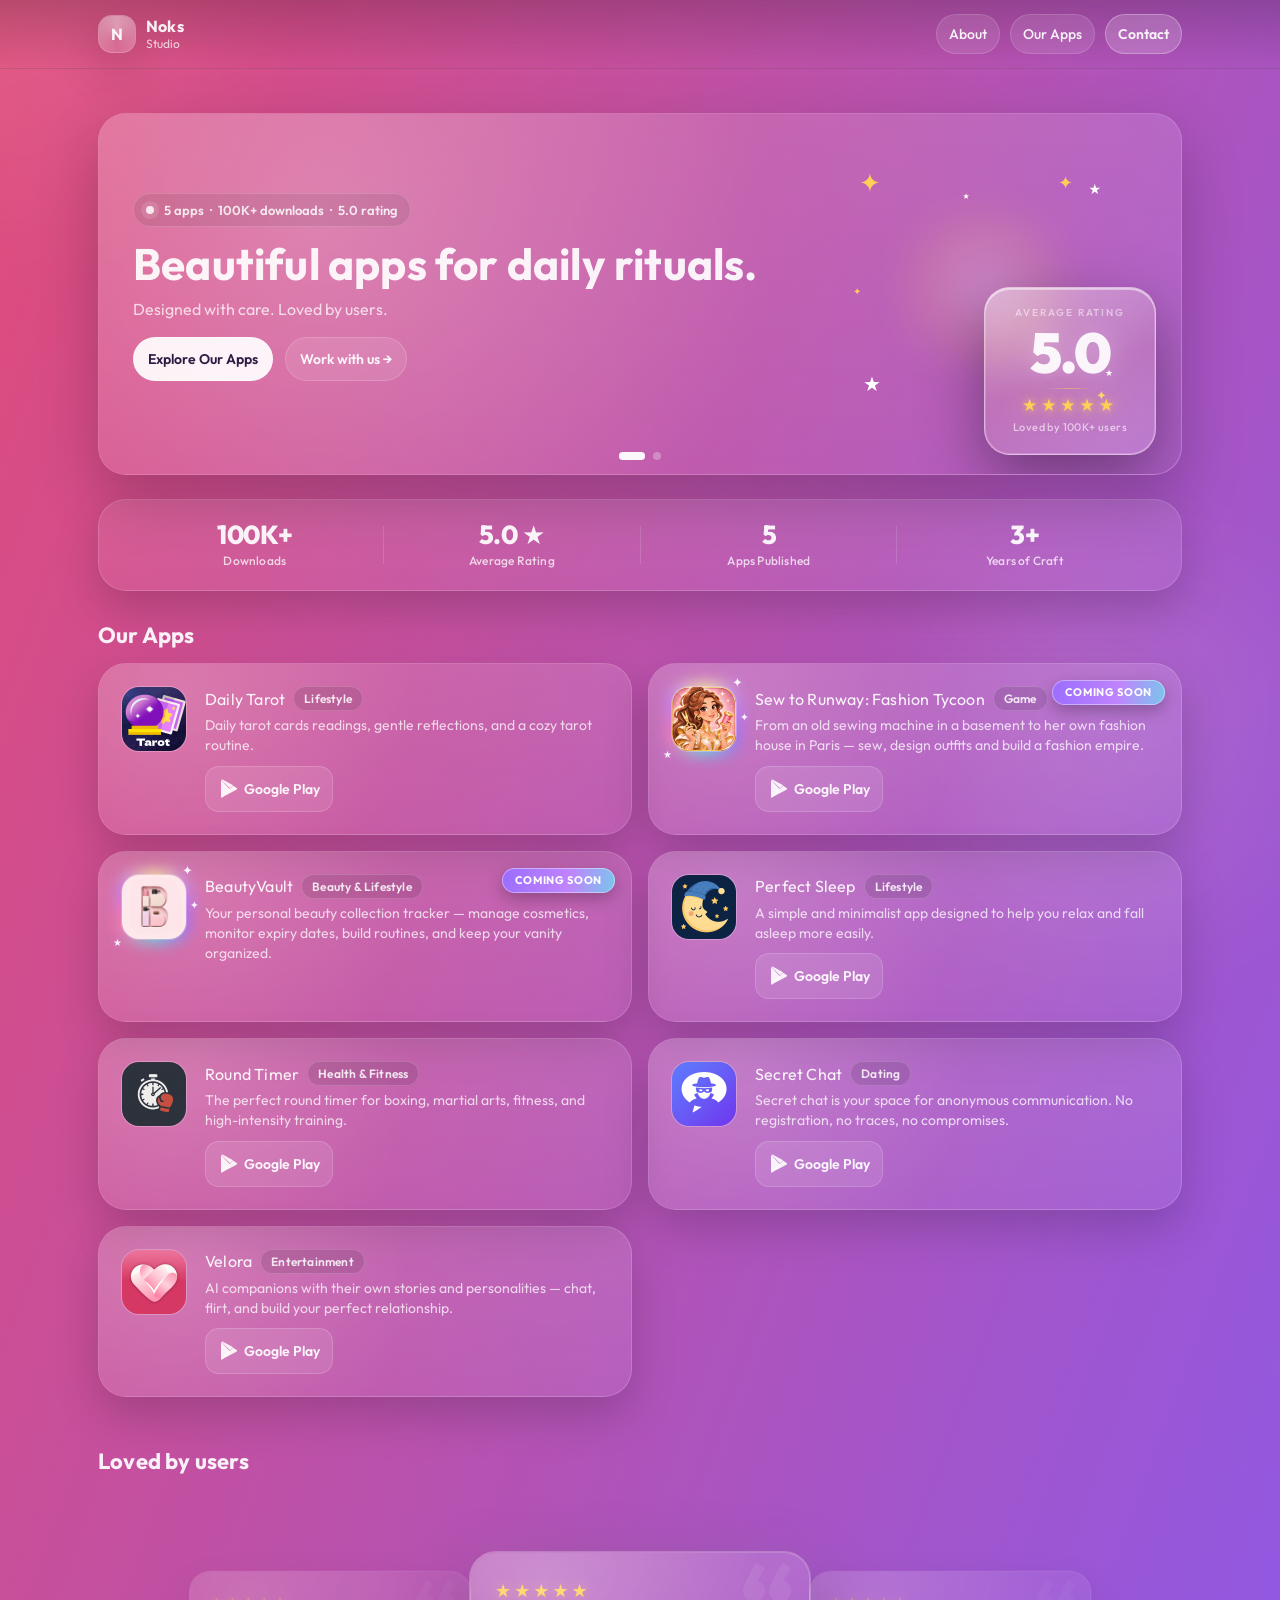
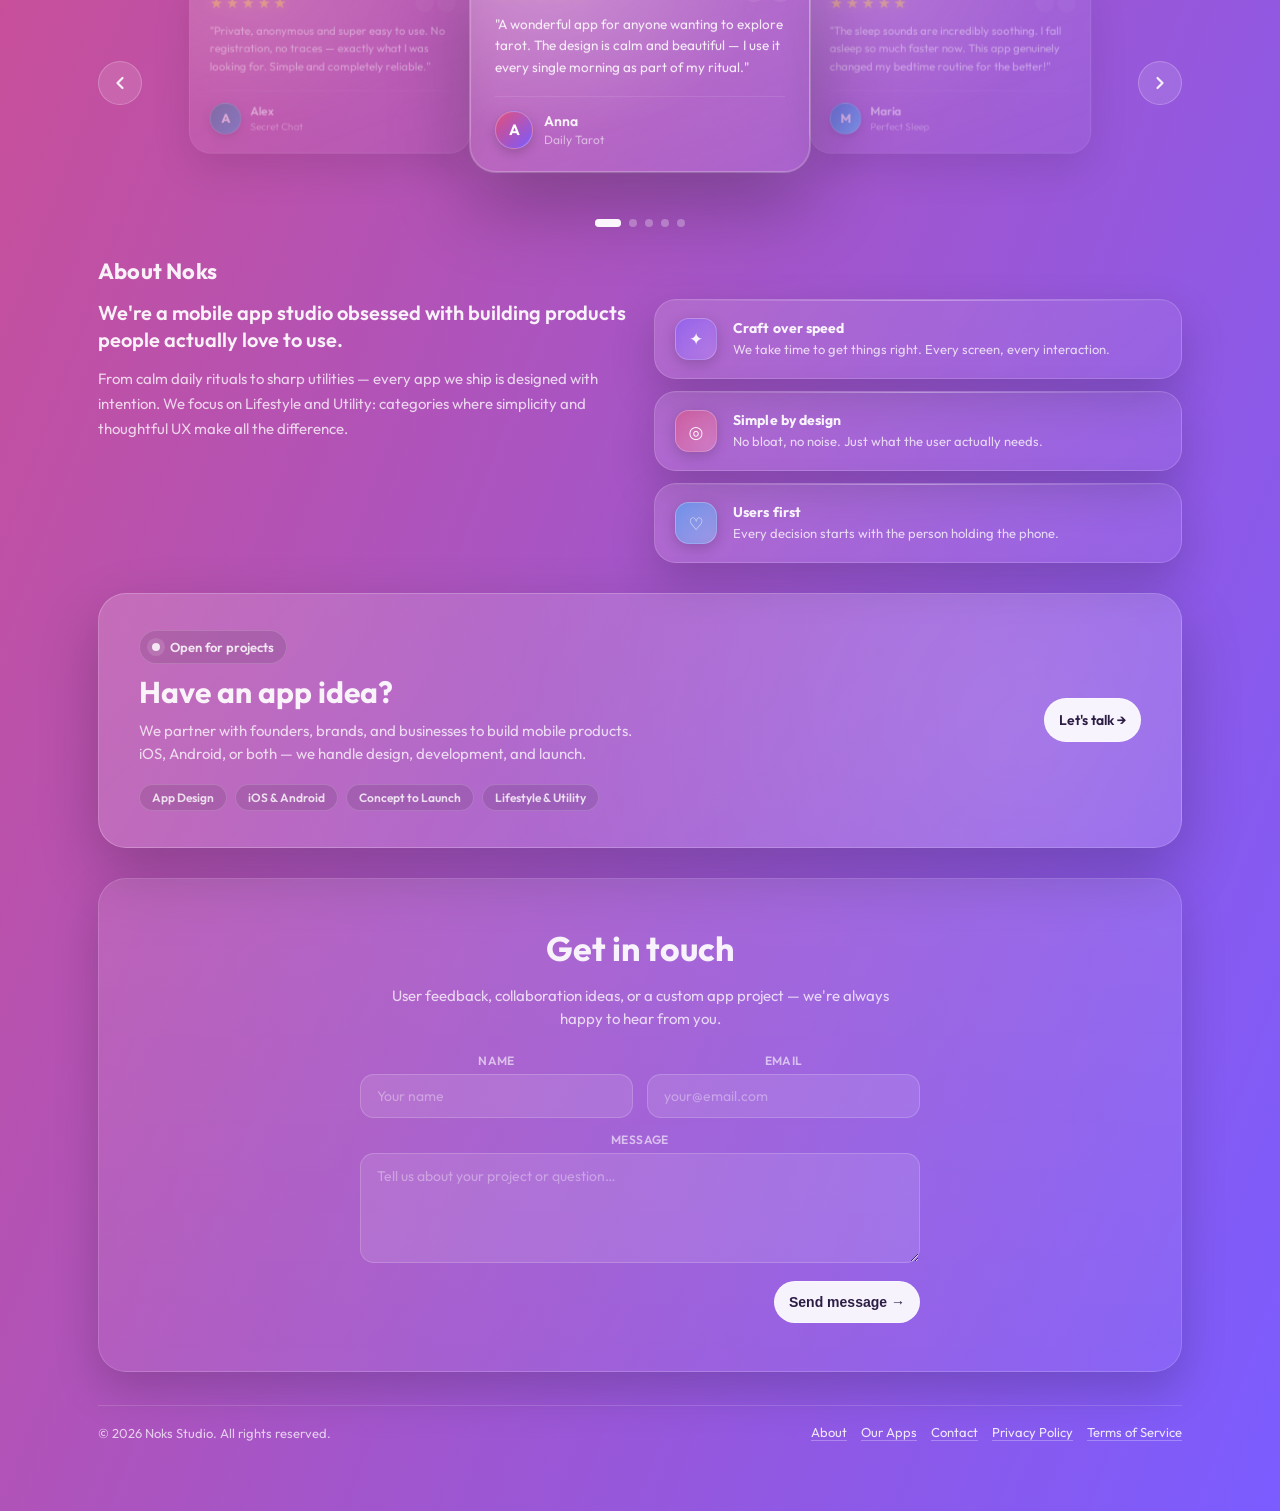
<file: index.html>
<!doctype html>
<html lang="en">

<head>
    <meta charset="utf-8" />
    <meta name="viewport" content="width=device-width,initial-scale=1" />
    <title>Noks — Developer</title>
    <meta name="description" content="Noks — apps for daily rituals, calm mind, and curious exploration." />
    <meta name="theme-color" content="#7A55FF" />

    <link rel="preconnect" href="https://fonts.googleapis.com">
    <link rel="preconnect" href="https://fonts.gstatic.com" crossorigin>
    <link href="https://fonts.googleapis.com/css2?family=Outfit:wght@300;400;500;600;700&display=swap" rel="stylesheet">

    <link rel="stylesheet" href="assets/styles.css" />
</head>

<body>
    <div class="blob b1"></div>
    <div class="blob b2"></div>

    <header>
        <div class="nav">
            <a class="brand" href="#top" aria-label="Noks Home">
                <div class="brand-badge" aria-hidden="true"><span>N</span></div>
                <div>
                    <div class="brand-title">Noks</div>
                    <span class="brand-sub">Studio</span>
                </div>
            </a>

            <nav class="nav-links" aria-label="Primary">
                <a class="pill" href="#about">About</a>
                <a class="pill" href="#apps">Our Apps</a>
                <a class="pill pill-accent" href="#contact">Contact</a>
            </nav>
        </div>
    </header>

    <main id="top" class="wrap">
        <!-- HERO -->
        <div class="hero">
            <div class="hero-card reveal">

                <!-- Старый hero-copy (оставила как пример, но он корректно закомментирован и ничего не ломает) -->
                <!--
        <div class="hero-copy">
          <div class="kicker"><span class="dot"></span> calm rituals • daily curiosity • modern design</div>
          <h1>Beautiful apps for daily rituals.</h1>
          <p class="lead">
            We craft lightweight, modern experiences — with a curious mindset that drives us forward.
          </p>
          <div class="hero-actions">
            <a class="btn btn-primary" href="#apps">Explore Our Apps</a>
          </div>
        </div>
        -->

                <!-- Новый hero -->
                <div class="hero-slides">
                <div class="hero-copy hero-grid">
                    <div class="hero-text">
                        <div class="kicker"><span class="dot"></span>5 apps &nbsp;·&nbsp; 100K+ downloads &nbsp;·&nbsp; 5.0 rating</div>
                        <h1>Beautiful apps for daily rituals.</h1>
                        <p class="lead">
                            Designed with care. Loved by users.
                        </p>
                        <div class="hero-actions">
                            <a class="btn btn-primary" href="#apps">Explore Our Apps</a>
                            <a class="btn btn-ghost" href="#contact">Work with us →</a>
                        </div>
                    </div>

                    <!-- RIGHT VISUAL — Floating Cluster -->
                    <div class="hero-visual" aria-label="App showcase">
                        <div class="float-cluster" aria-hidden="true">
                            <span class="sp sp-1">✦</span>
                            <span class="sp sp-2">★</span>
                            <span class="sp sp-3">✦</span>
                            <span class="sp sp-4">★</span>
                            <span class="sp sp-5">✦</span>
                            <span class="sp sp-6">★</span>
                            <span class="sp sp-7">✦</span>
                            <span class="sp sp-8">★</span>
                            <div class="fc-halo"></div>
                            <div class="fc-badge">
                                <span class="fc-label">Average Rating</span>
                                <span class="fc-score">5.0</span>
                                <div class="fc-divider"></div>
                                <span class="fc-stars">★★★★★</span>
                                <span class="fc-sub">Loved by 100K+ users</span>
                            </div>
                        </div>



                        <!--     <div class="hero-visual" aria-label="Rating and user feedback">
                        <div class="rating-orb">
                            <div class="orb-top">
                                <span class="orb-star" aria-hidden="true">⭐</span>
                                <span class="orb-score">5.0</span>
                            </div>
                            <div class="orb-caption">average rating</div>
                            <div class="orb-sub">Loved by thousands users<br />on Google Play</div>
                        </div> -->




                        <!-- floating icons -->
                        <!--  <div class="float-icon fi1" aria-hidden="true">✨</div>
                        <div class="float-icon fi2" aria-hidden="true">🌙</div> -->

                        <!-- micro reviews -->


                        <!--     
                         


                         
                            <div class="review">
                                <div class="review-head">
                                
                                    <img class="avatar"
                                        src="https://play-lh.googleusercontent.com/a-/ALV-UjUT8gKKFbPNrONgsuPwA_VEJ7hemQ0E7onPmnyxrANpwoNfbsyh=s64-rw"
                                        alt="User avatar">
                                    <div class="review-meta">
                                        <div class="stars">★★★★★</div>
                                        <div class="name">Anna</div>
                                    </div>
                                </div>
                                <div class="text">“A cool app that will be especially interesting for those who want to
                                    delve deeper into tarot and gain a better understanding of the topic. It offers a
                                    wide variety of layouts, with explanations of each card's meaning, and a general
                                    overview of each card's meaning. The design is simple and user-friendly, with
                                    eye-pleasing colors. Everything is very practical and intuitive to use. You can also
                                    unlock additional layouts by watching ads.”</div>
                            </div>
                        </div>


                        <div class="reviews-dots">
                            <button class="dot is-active"></button>
                            <button class="dot"></button>
                            <button class="dot"></button>
                          </div>
                    </div>
              

               -->
                    </div>
                </div>
                <!-- Slide 2: the new game, a big banner (assets/main.js → heroSlides) -->
                <div class="hero-game" aria-hidden="true">
                    <img class="hero-game-bg" src="assets/img/sewtorunway-banner.jpg" alt="" width="1280" height="853">
                    <div class="hero-game-text">
                        <div class="kicker"><span class="dot"></span>New game &nbsp;·&nbsp; Coming soon</div>
                        <h2 class="hero-game-title">Sew to Runway:<br>Fashion Tycoon</h2>
                        <p class="lead">From an old sewing machine in a basement to the Paris runway. Sew, collect outfits and build your fashion empire.</p>
                        <div class="hero-actions">
                            <a class="btn btn-primary" tabindex="-1"
                                href="https://play.google.com/store/apps/details?id=com.noks.sewtorunway&utm_source=website&utm_medium=hero_banner&utm_campaign=developer_site"
                                target="_blank" rel="noopener">Pre-register on Google Play</a>
                            <a class="btn btn-ghost" href="#apps" tabindex="-1">More about the game →</a>
                        </div>
                    </div>
                </div>
                </div>
                <div class="carousel-dots-row hero-dots" role="tablist" aria-label="Hero slides">
                    <button class="cdot" role="tab" aria-label="Noks apps"></button>
                    <button class="cdot" role="tab" aria-label="Sew to Runway"></button>
                </div>
            </div> <!-- /.hero-card -->


        </div> <!-- /.hero -->

        <!-- STATS BAR -->
        <div class="stats-bar" data-stagger>
            <div class="stat-item reveal" data-reveal="up">
                <span class="stat-num">100K+</span>
                <span class="stat-label">Downloads</span>
            </div>
            <div class="stat-sep" aria-hidden="true"></div>
            <div class="stat-item reveal" data-reveal="up">
                <span class="stat-num">5.0 ★</span>
                <span class="stat-label">Average Rating</span>
            </div>
            <div class="stat-sep" aria-hidden="true"></div>
            <div class="stat-item reveal" data-reveal="up">
                <span class="stat-num">5</span>
                <span class="stat-label">Apps Published</span>
            </div>
            <div class="stat-sep" aria-hidden="true"></div>
            <div class="stat-item reveal" data-reveal="up">
                <span class="stat-num">3+</span>
                <span class="stat-label">Years of Craft</span>
            </div>
        </div>






        <!-- OUR APPS -->
        <section id="apps">
            <div class="section-head reveal" data-reveal="up">
                <div>
                    <h2>Our Apps</h2>
                </div>
            </div>

            <div class="apps" data-stagger>
                <!-- APP 1 -->
                <article class="app reveal">
                    <div class="app-icon" aria-hidden="true">
                        <img src="https://play-lh.googleusercontent.com/IqECM4U8X0Y88V0mk6r08UomMa3ugB108qfTREu8RhCHYQu3W3uheyWqx96kErUZgQ=w480-h960-rw" alt="" onerror="this.onerror=null;this.src='icons/dailytarot.png'">
                    </div>
                    <div class="app-body">
                        <div class="app-title">
                            Daily Tarot
                            <span class="badge">Lifestyle</span>
                        </div>
                        <p class="app-desc">
                            Daily tarot cards readings, gentle reflections, and a cozy tarot routine.
                        </p>
                        <div class="store-row">
                            <a class="gp"
                                href="https://play.google.com/store/apps/details?id=com.noksdevelopment.dailytarot&utm_source=developer_website&utm_medium=app_button&utm_campaign=developer_website"
                                target="_blank" rel="noopener">
                                <svg width="24" height="24" viewBox="0 0 24 24" fill="none" aria-hidden="true">
                                    <path d="M3.6 3.2c-.4.3-.6.8-.6 1.4v14.8c0 .6.2 1.1.6 1.4l.1.1 8.3-8.3v-.2L3.6 3.2z"
                                        fill="rgba(255,255,255,.9)" />
                                    <path d="M15 14.5l-2.8-2.8v-.2l2.8-2.8.1.1 3.3 1.9c.9.5.9 1.4 0 2l-3.3 1.9-.1-.1z"
                                        fill="rgba(255,255,255,.9)" />
                                    <path d="M15.1 14.4L12 11.3 3.6 19.7c.3.3.8.4 1.4.1l10.1-5.4"
                                        fill="rgba(255,255,255,.9)" />
                                    <path d="M15.1 8.2L5 2.8c-.6-.3-1.1-.2-1.4.1L12 11.3l3.1-3.1z"
                                        fill="rgba(255,255,255,.9)" />
                                </svg>
                                Google Play
                            </a>
                        </div>
                    </div>
                </article>

                <!-- Sew to Runway: Fashion Tycoon (pre-registration) -->
                <article class="app reveal">
                    <span class="soon-ribbon" aria-hidden="true">Coming soon</span>
                    <div class="icon-soon-wrap" aria-hidden="true">
                        <div class="app-icon">
                            <img src="icons/sewtorunway.png" alt="">
                        </div>
                        <span class="spark s1">✦</span>
                        <span class="spark s2">★</span>
                        <span class="spark s3">✦</span>
                    </div>
                    <div class="app-body">
                        <div class="app-title">
                            Sew to Runway: Fashion Tycoon
                            <span class="badge">Game</span>
                        </div>
                        <p class="app-desc">
                            From an old sewing machine in a basement to her own fashion house in Paris — sew, design outfits and build a fashion empire.
                        </p>
                        <div class="store-row">
                            <a class="gp"
                                href="https://play.google.com/store/apps/details?id=com.noks.sewtorunway&utm_source=website&utm_medium=app_button&utm_campaign=developer_site"
                                target="_blank" rel="noopener">
                                <svg width="24" height="24" viewBox="0 0 24 24" fill="none" aria-hidden="true">
                                    <path d="M3.6 3.2c-.4.3-.6.8-.6 1.4v14.8c0 .6.2 1.1.6 1.4l.1.1 8.3-8.3v-.2L3.6 3.2z"
                                        fill="rgba(255,255,255,.9)" />
                                    <path d="M15 14.5l-2.8-2.8v-.2l2.8-2.8.1.1 3.3 1.9c.9.5.9 1.4 0 2l-3.3 1.9-.1-.1z"
                                        fill="rgba(255,255,255,.9)" />
                                    <path d="M15.1 14.4L12 11.3 3.6 19.7c.3.3.8.4 1.4.1l10.1-5.4"
                                        fill="rgba(255,255,255,.9)" />
                                    <path d="M15.1 8.2L5 2.8c-.6-.3-1.1-.2-1.4.1L12 11.3l3.1-3.1z"
                                        fill="rgba(255,255,255,.9)" />
                                </svg>
                                Google Play
                            </a>
                        </div>
                    </div>
                </article>

                <!-- APP 2 — BeautyVault -->
                <article class="app reveal">
                    <span class="soon-ribbon" aria-hidden="true">Coming soon</span>
                    <div class="icon-soon-wrap" aria-hidden="true">
                        <div class="app-icon">
                            <img src="icons/beautyvault.png" alt="">
                        </div>
                        <span class="spark s1">✦</span>
                        <span class="spark s2">★</span>
                        <span class="spark s3">✦</span>
                    </div>
                    <div class="app-body">
                        <div class="app-title">
                            BeautyVault
                            <span class="badge">Beauty &amp; Lifestyle</span>
                        </div>
                        <p class="app-desc">
                            Your personal beauty collection tracker — manage cosmetics, monitor expiry dates, build routines, and keep your vanity organized.
                        </p>
                    </div>
                </article>

                <!-- APP 3 -->
                <article class="app reveal">
                    <div class="app-icon" aria-hidden="true">
                        <img src="https://play-lh.googleusercontent.com/8Jb9Qjndh28_Obi0ppXLYsIJoivK4P_LzQ0fvFlCTEGhrxQ3Qeys3XREpRT7vdobuvW1a-3IoSiiofqz1MjWbg=w480-h960-rw" alt="" onerror="this.onerror=null;this.src='icons/perfectsleep.png'">
                    </div>
                    <div class="app-body">
                        <div class="app-title">
                            Perfect Sleep
                            <span class="badge">Lifestyle</span>
                        </div>
                        <p class="app-desc">
                            A simple and minimalist app designed to help you relax and fall asleep more easily.
                        </p>
                        <div class="store-row">
                            <a class="gp"
                                href="https://play.google.com/store/apps/details?id=com.tonproduction.perfect.sleep&utm_source=developer_website&utm_medium=app_button&utm_campaign=developer_website"
                                target="_blank" rel="noopener">
                                <svg width="24" height="24" viewBox="0 0 24 24" fill="none" aria-hidden="true">
                                    <path d="M3.6 3.2c-.4.3-.6.8-.6 1.4v14.8c0 .6.2 1.1.6 1.4l.1.1 8.3-8.3v-.2L3.6 3.2z"
                                        fill="rgba(255,255,255,.9)" />
                                    <path d="M15 14.5l-2.8-2.8v-.2l2.8-2.8.1.1 3.3 1.9c.9.5.9 1.4 0 2l-3.3 1.9-.1-.1z"
                                        fill="rgba(255,255,255,.9)" />
                                    <path d="M15.1 14.4L12 11.3 3.6 19.7c.3.3.8.4 1.4.1l10.1-5.4"
                                        fill="rgba(255,255,255,.9)" />
                                    <path d="M15.1 8.2L5 2.8c-.6-.3-1.1-.2-1.4.1L12 11.3l3.1-3.1z"
                                        fill="rgba(255,255,255,.9)" />
                                </svg>
                                Google Play
                            </a>
                        </div>
                    </div>
                </article>

                <!-- APP 3 -->
                <article class="app reveal">
                    <div class="app-icon" aria-hidden="true">
                        <img src="https://play-lh.googleusercontent.com/AdtaFkZvfCs1iwLv4X3URwAG2rNGelWxCJxCqh4zoVFtFX4PIfkkhxb5sj66zvVGgYZc93fCU_BpGeb4t0wLTw=w480-h960-rw" alt="" onerror="this.onerror=null;this.src='icons/roundtimer.png'">
                    </div>
                    <div class="app-body">
                        <div class="app-title">
                            Round Timer
                            <span class="badge">Health & Fitness</span>
                        </div>
                        <p class="app-desc">
                            The perfect round timer for boxing, martial arts, fitness, and high-intensity training.
                        </p>
                        <div class="store-row">
                            <a class="gp"
                                href="https://play.google.com/store/apps/details?id=com.tonproduction.round.timer&utm_source=website&utm_medium=app_button&utm_campaign=developer_site"
                                target="_blank" rel="noopener">
                                <svg width="24" height="24" viewBox="0 0 24 24" fill="none" aria-hidden="true">
                                    <path d="M3.6 3.2c-.4.3-.6.8-.6 1.4v14.8c0 .6.2 1.1.6 1.4l.1.1 8.3-8.3v-.2L3.6 3.2z"
                                        fill="rgba(255,255,255,.9)" />
                                    <path d="M15 14.5l-2.8-2.8v-.2l2.8-2.8.1.1 3.3 1.9c.9.5.9 1.4 0 2l-3.3 1.9-.1-.1z"
                                        fill="rgba(255,255,255,.9)" />
                                    <path d="M15.1 14.4L12 11.3 3.6 19.7c.3.3.8.4 1.4.1l10.1-5.4"
                                        fill="rgba(255,255,255,.9)" />
                                    <path d="M15.1 8.2L5 2.8c-.6-.3-1.1-.2-1.4.1L12 11.3l3.1-3.1z"
                                        fill="rgba(255,255,255,.9)" />
                                </svg>
                                Google Play
                            </a>
                        </div>
                    </div>
                </article>

                <!-- APP 4 -->
                <article class="app reveal">
                    <div class="app-icon" aria-hidden="true">
                        <img src="https://play-lh.googleusercontent.com/WW5OoNw4nMeo7RniLuR-A2b_l4lxRMhbkC1Xyl_XN7XxLkrliICPvd7rWndjyqEqr3D7b4qi8JUUG_0lLw7HXUo=w480-h960-rw" alt="" onerror="this.onerror=null;this.src='icons/secretchat.png'">
                    </div>
                    <div class="app-body">
                        <div class="app-title">
                            Secret Chat
                            <span class="badge">Dating</span>
                        </div>
                        <p class="app-desc">
                            Secret chat is your space for anonymous communication.
                            No registration, no traces, no compromises.
                        </p>
                        <div class="store-row">
                            <a class="gp"
                                href="https://play.google.com/store/apps/details?id=com.tonproduction.secretchat&utm_source=website&utm_medium=app_button&utm_campaign=developer_site"
                                target="_blank" rel="noopener">
                                <svg width="24" height="24" viewBox="0 0 24 24" fill="none" aria-hidden="true">
                                    <path d="M3.6 3.2c-.4.3-.6.8-.6 1.4v14.8c0 .6.2 1.1.6 1.4l.1.1 8.3-8.3v-.2L3.6 3.2z"
                                        fill="rgba(255,255,255,.9)" />
                                    <path d="M15 14.5l-2.8-2.8v-.2l2.8-2.8.1.1 3.3 1.9c.9.5.9 1.4 0 2l-3.3 1.9-.1-.1z"
                                        fill="rgba(255,255,255,.9)" />
                                    <path d="M15.1 14.4L12 11.3 3.6 19.7c.3.3.8.4 1.4.1l10.1-5.4"
                                        fill="rgba(255,255,255,.9)" />
                                    <path d="M15.1 8.2L5 2.8c-.6-.3-1.1-.2-1.4.1L12 11.3l3.1-3.1z"
                                        fill="rgba(255,255,255,.9)" />
                                </svg>
                                Google Play
                            </a>
                        </div>
                    </div>
                </article>

                <!-- APP 5 -->
                <article class="app reveal">
                    <div class="app-icon" aria-hidden="true">
                        <img src="https://play-lh.googleusercontent.com/h-QwPXRncrKgKeOVaA3r-zW75sjSjuwMY0no8_QGJmwtnLXCxymEXU3HDKMz9W1HlzAE0pXzGVD70l-xNbNg=w480-h960-rw" alt="" onerror="this.onerror=null;this.src='icons/velora.png'">
                    </div>
                    <div class="app-body">
                        <div class="app-title">
                            Velora
                            <span class="badge">Entertainment</span>
                        </div>
                        <p class="app-desc">
                            AI companions with their own stories and personalities — chat, flirt, and build your perfect relationship.
                        </p>
                        <div class="store-row">
                            <a class="gp"
                                href="https://play.google.com/store/apps/details?id=com.tonproduction.velora.app&utm_source=website&utm_medium=app_button&utm_campaign=developer_site"
                                target="_blank" rel="noopener">
                                <svg width="24" height="24" viewBox="0 0 24 24" fill="none" aria-hidden="true">
                                    <path d="M3.6 3.2c-.4.3-.6.8-.6 1.4v14.8c0 .6.2 1.1.6 1.4l.1.1 8.3-8.3v-.2L3.6 3.2z"
                                        fill="rgba(255,255,255,.9)" />
                                    <path d="M15 14.5l-2.8-2.8v-.2l2.8-2.8.1.1 3.3 1.9c.9.5.9 1.4 0 2l-3.3 1.9-.1-.1z"
                                        fill="rgba(255,255,255,.9)" />
                                    <path d="M15.1 14.4L12 11.3 3.6 19.7c.3.3.8.4 1.4.1l10.1-5.4"
                                        fill="rgba(255,255,255,.9)" />
                                    <path d="M15.1 8.2L5 2.8c-.6-.3-1.1-.2-1.4.1L12 11.3l3.1-3.1z"
                                        fill="rgba(255,255,255,.9)" />
                                </svg>
                                Google Play
                            </a>
                        </div>
                    </div>
                </article>
            </div>
        </section>

        <!-- REVIEWS CAROUSEL -->
        <section class="reviews-section reveal" data-reveal="up">
            <div class="section-head">
                <h2>Loved by users</h2>
            </div>

            <div class="carousel-outer">
                <div class="carousel-wrapper">
                    <div class="carousel-track" id="reviewsCarousel">

                        <article class="r-card">
                            <div class="r-stars" aria-label="5 stars">★★★★★</div>
                            <p class="r-text">"A wonderful app for anyone wanting to explore tarot. The design is calm and beautiful — I use it every single morning as part of my ritual."</p>
                            <div class="r-author">
                                <div class="r-avatar" style="background: linear-gradient(135deg, #E04B7A, #7B5CFF)">A</div>
                                <div class="r-info">
                                    <span class="r-name">Anna</span>
                                    <span class="r-app">Daily Tarot</span>
                                </div>
                            </div>
                        </article>

                        <article class="r-card">
                            <div class="r-stars" aria-label="5 stars">★★★★★</div>
                            <p class="r-text">"The sleep sounds are incredibly soothing. I fall asleep so much faster now. This app genuinely changed my bedtime routine for the better!"</p>
                            <div class="r-author">
                                <div class="r-avatar" style="background: linear-gradient(135deg, #3B82E0, #5CC8FF)">M</div>
                                <div class="r-info">
                                    <span class="r-name">Maria</span>
                                    <span class="r-app">Perfect Sleep</span>
                                </div>
                            </div>
                        </article>

                        <article class="r-card">
                            <div class="r-stars" aria-label="5 stars">★★★★★</div>
                            <p class="r-text">"Best round timer I've ever used for boxing training. Clean interface, no distractions — exactly what you need when you're in the ring."</p>
                            <div class="r-author">
                                <div class="r-avatar" style="background: linear-gradient(135deg, #FF6B35, #FFB347)">J</div>
                                <div class="r-info">
                                    <span class="r-name">James</span>
                                    <span class="r-app">Round Timer</span>
                                </div>
                            </div>
                        </article>

                        <article class="r-card">
                            <div class="r-stars" aria-label="5 stars">★★★★★</div>
                            <p class="r-text">"I love the variety of spreads and the detailed card meanings. It feels like having a personal tarot reader in your pocket. Truly magical!"</p>
                            <div class="r-author">
                                <div class="r-avatar" style="background: linear-gradient(135deg, #C84B9E, #E04B7A)">S</div>
                                <div class="r-info">
                                    <span class="r-name">Sophie</span>
                                    <span class="r-app">Daily Tarot</span>
                                </div>
                            </div>
                        </article>

                        <article class="r-card">
                            <div class="r-stars" aria-label="5 stars">★★★★★</div>
                            <p class="r-text">"Private, anonymous and super easy to use. No registration, no traces — exactly what I was looking for. Simple and completely reliable."</p>
                            <div class="r-author">
                                <div class="r-avatar" style="background: linear-gradient(135deg, #4A7FA0, #5B9BD5)">A</div>
                                <div class="r-info">
                                    <span class="r-name">Alex</span>
                                    <span class="r-app">Secret Chat</span>
                                </div>
                            </div>
                        </article>

                    </div>
                </div>

                <button class="carousel-btn carousel-prev" aria-label="Previous review">
                    <svg width="20" height="20" viewBox="0 0 20 20" fill="none" aria-hidden="true">
                        <path d="M12.5 15L7.5 10L12.5 5" stroke="currentColor" stroke-width="2.2" stroke-linecap="round" stroke-linejoin="round"/>
                    </svg>
                </button>
                <button class="carousel-btn carousel-next" aria-label="Next review">
                    <svg width="20" height="20" viewBox="0 0 20 20" fill="none" aria-hidden="true">
                        <path d="M7.5 15L12.5 10L7.5 5" stroke="currentColor" stroke-width="2.2" stroke-linecap="round" stroke-linejoin="round"/>
                    </svg>
                </button>
            </div>

            <div class="carousel-dots-row" role="tablist" aria-label="Review navigation">
                <button class="cdot" role="tab" aria-label="Review 1"></button>
                <button class="cdot" role="tab" aria-label="Review 2"></button>
                <button class="cdot" role="tab" aria-label="Review 3"></button>
                <button class="cdot" role="tab" aria-label="Review 4"></button>
                <button class="cdot" role="tab" aria-label="Review 5"></button>
            </div>
        </section>

        <!-- ABOUT -->
        <section id="about">
            <div class="section-head reveal" data-reveal="up">
                <h2>About Noks</h2>
            </div>
            <div class="about-grid">
                <div class="about-copy reveal" data-reveal="left">
                    <p class="about-lead">We're a mobile app studio obsessed with building products people actually love to use.</p>
                    <p class="about-body">From calm daily rituals to sharp utilities — every app we ship is designed with intention. We focus on Lifestyle and Utility: categories where simplicity and thoughtful UX make all the difference.</p>
                </div>
                <div class="about-values" data-stagger>
                    <div class="value-card reveal" data-reveal="right">
                        <span class="value-icon">✦</span>
                        <div>
                            <div class="value-title">Craft over speed</div>
                            <div class="value-body">We take time to get things right. Every screen, every interaction.</div>
                        </div>
                    </div>
                    <div class="value-card reveal" data-reveal="right">
                        <span class="value-icon">◎</span>
                        <div>
                            <div class="value-title">Simple by design</div>
                            <div class="value-body">No bloat, no noise. Just what the user actually needs.</div>
                        </div>
                    </div>
                    <div class="value-card reveal" data-reveal="right">
                        <span class="value-icon">♡</span>
                        <div>
                            <div class="value-title">Users first</div>
                            <div class="value-body">Every decision starts with the person holding the phone.</div>
                        </div>
                    </div>
                </div>
            </div>
        </section>

        <!-- WORK WITH US -->
        <section id="services">
            <div class="collab-card reveal" data-reveal="scale">
                <div class="collab-left">
                    <div class="kicker"><span class="dot"></span>Open for projects</div>
                    <h2 class="collab-title">Have an app idea?</h2>
                    <p class="collab-body">We partner with founders, brands, and businesses to build mobile products. iOS, Android, or both — we handle design, development, and launch.</p>
                    <div class="collab-tags">
                        <span class="ctag">App Design</span>
                        <span class="ctag">iOS &amp; Android</span>
                        <span class="ctag">Concept to Launch</span>
                        <span class="ctag">Lifestyle &amp; Utility</span>
                    </div>
                </div>
                <a class="btn btn-primary collab-cta" href="#contact">Let's talk →</a>
            </div>
        </section>

        <!-- CONTACT -->
        <section id="contact">
            <div class="contact-card reveal" data-reveal="scale">
                <h2 class="contact-title">Get in touch</h2>
                <p class="contact-body">User feedback, collaboration ideas, or a custom app project — we're always happy to hear from you.</p>

                <!-- Formspree endpoint is safe to expose publicly — it can only receive submissions, not access the account -->
                <form class="contact-form" action="https://formspree.io/f/mojkdjkv" method="POST" novalidate>
                    <div class="cf-row">
                        <div class="cf-field">
                            <label class="cf-label" for="cf-name">Name</label>
                            <input class="cf-input" id="cf-name" type="text" name="name" placeholder="Your name" required>
                        </div>
                        <div class="cf-field">
                            <label class="cf-label" for="cf-email">Email</label>
                            <input class="cf-input" id="cf-email" type="email" name="email" placeholder="your@email.com" required>
                        </div>
                    </div>
                    <div class="cf-field">
                        <label class="cf-label" for="cf-msg">Message</label>
                        <textarea class="cf-input cf-textarea" id="cf-msg" name="message" placeholder="Tell us about your project or question…" required></textarea>
                    </div>
                    <!-- Honeypot — bots fill this, humans don't -->
                    <input type="text" name="_gotcha" style="display:none" tabindex="-1" autocomplete="off">
                    <button class="btn btn-primary cf-submit" type="submit">Send message →</button>
                </form>

                <div class="cf-success" aria-live="polite">
                    <span class="cf-success-icon">✓</span>
                    <p>Message sent! We'll get back to you soon.</p>
                </div>
            </div>
        </section>

        <!-- FOOTER -->
        <footer class="reveal">
            <div class="foot">
                <div class="small">© <span id="year"></span> Noks Studio. All rights reserved.</div>
                <div class="small" style="display:flex; gap:14px; align-items:center; flex-wrap:wrap;">
                    <a href="#about">About</a>
                    <a href="#apps">Our Apps</a>
                    <a href="#contact">Contact</a>
                    <a href="privacy.html">Privacy Policy</a>
                    <a href="terms.html">Terms of Service</a>
                </div>
            </div>
        </footer>
    </main>

    <script src="assets/main.js"></script>
</body>

</html>
</file>
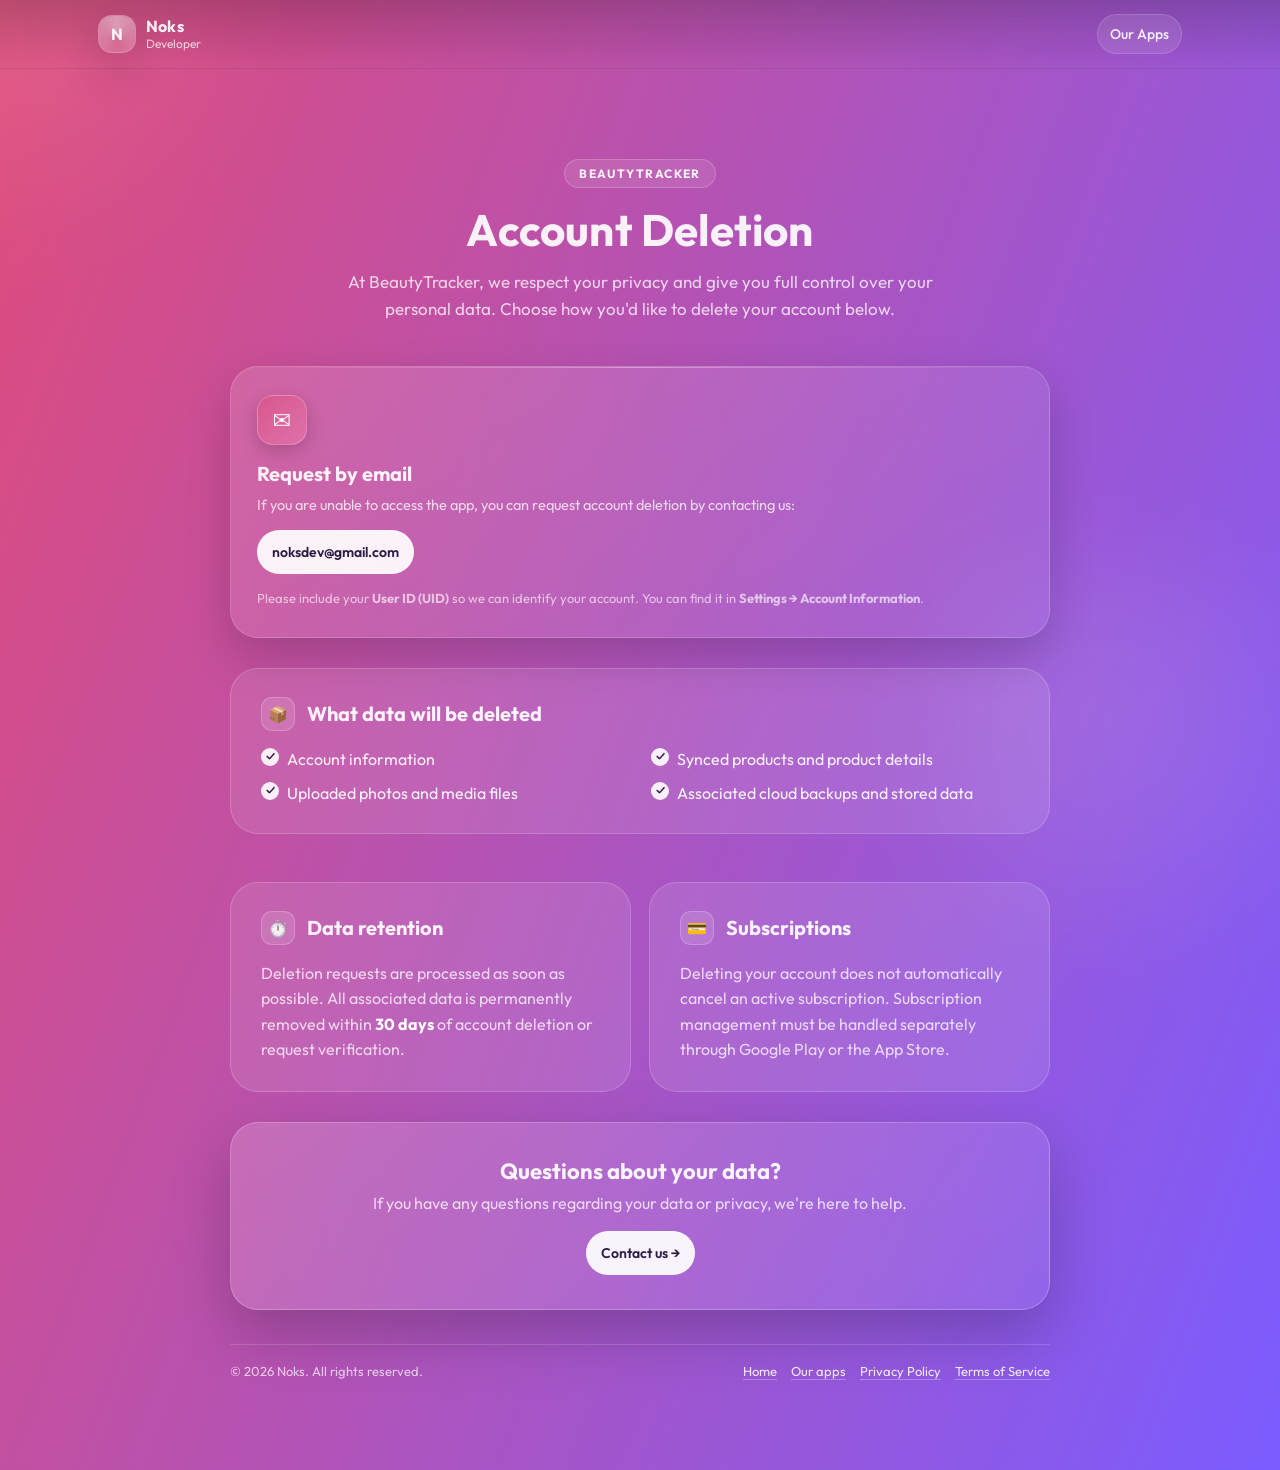
<file: beautytracker/index.html>
<!DOCTYPE html>
<html lang="en">
<head>
  <meta charset="utf-8">
  <meta name="viewport" content="width=device-width">
  <meta name="theme-color" content="#7A55FF">

  <link rel="preconnect" href="https://fonts.googleapis.com">
  <link rel="preconnect" href="https://fonts.gstatic.com" crossorigin>
  <link href="https://fonts.googleapis.com/css2?family=Outfit:wght@300;400;500;600;700&display=swap" rel="stylesheet">

  <link rel="stylesheet" href="../assets/styles.css">
  <title>BeautyTracker — Account Deletion</title>
</head>

<body>
  <div class="blob b1"></div>
  <div class="blob b2"></div>

<header>
  <div class="nav">
    <a class="brand" href="../index.html" aria-label="Noks Home">
      <div class="brand-badge" aria-hidden="true"><span>N</span></div>
      <div>
        <div class="brand-title">Noks</div>
        <span class="brand-sub">Developer</span>
      </div>
    </a>

    <nav class="nav-links" aria-label="Primary">
      <a class="pill" href="../index.html#apps">Our Apps</a>
    </nav>
  </div>
</header>

<main class="deletion">

  <section class="del-hero">
    <span class="del-eyebrow">BeautyTracker</span>
    <h1>Account Deletion</h1>
    <p class="del-lead">
      At BeautyTracker, we respect your privacy and give you full control over your
      personal data. Choose how you'd like to delete your account below.
    </p>
  </section>

  <div class="del-grid del-grid--single">

    <article class="del-card">
      <div class="del-icon" aria-hidden="true">✉️</div>
      <h2>Request by email</h2>
      <p>If you are unable to access the app, you can request account deletion by contacting us:</p>
      <a class="btn btn-primary" href="mailto:noksdev@gmail.com">noksdev@gmail.com</a>
      <p class="del-note">
        Please include your <strong>User ID (UID)</strong> so we can identify your account.
        You can find it in <strong>Settings → Account Information</strong>.
      </p>
    </article>

  </div>

  <section class="del-panel">
    <h2><span class="del-mini" aria-hidden="true">📦</span> What data will be deleted</h2>
    <ul class="del-data-list">
      <li>Account information</li>
      <li>Synced products and product details</li>
      <li>Uploaded photos and media files</li>
      <li>Associated cloud backups and stored data</li>
    </ul>
  </section>

  <div class="del-row">
    <section class="del-panel">
      <h2><span class="del-mini" aria-hidden="true">⏱️</span> Data retention</h2>
      <p>
        Deletion requests are processed as soon as possible. All associated data is
        permanently removed within <span class="del-30">30 days</span> of account deletion
        or request verification.
      </p>
    </section>

    <section class="del-panel">
      <h2><span class="del-mini" aria-hidden="true">💳</span> Subscriptions</h2>
      <p>
        Deleting your account does not automatically cancel an active subscription.
        Subscription management must be handled separately through Google Play or the App Store.
      </p>
    </section>
  </div>

  <section class="del-contact">
    <h2>Questions about your data?</h2>
    <p>If you have any questions regarding your data or privacy, we're here to help.</p>
    <a class="btn btn-primary" href="mailto:noksdev@gmail.com">Contact us →</a>
  </section>

<footer>
  <div class="foot">
    <div class="small">© <span id="year"></span> Noks. All rights reserved.</div>
    <div class="small" style="display:flex; gap:14px; align-items:center; flex-wrap:wrap;">
      <a href="../index.html">Home</a>
      <a href="../index.html#apps">Our apps</a>
      <a href="../privacy.html">Privacy Policy</a>
      <a href="../terms.html">Terms of Service</a>
    </div>
  </div>
</footer>

</main>

<script>
  document.getElementById("year").textContent = new Date().getFullYear();
</script>

</body>
</html>
</file>
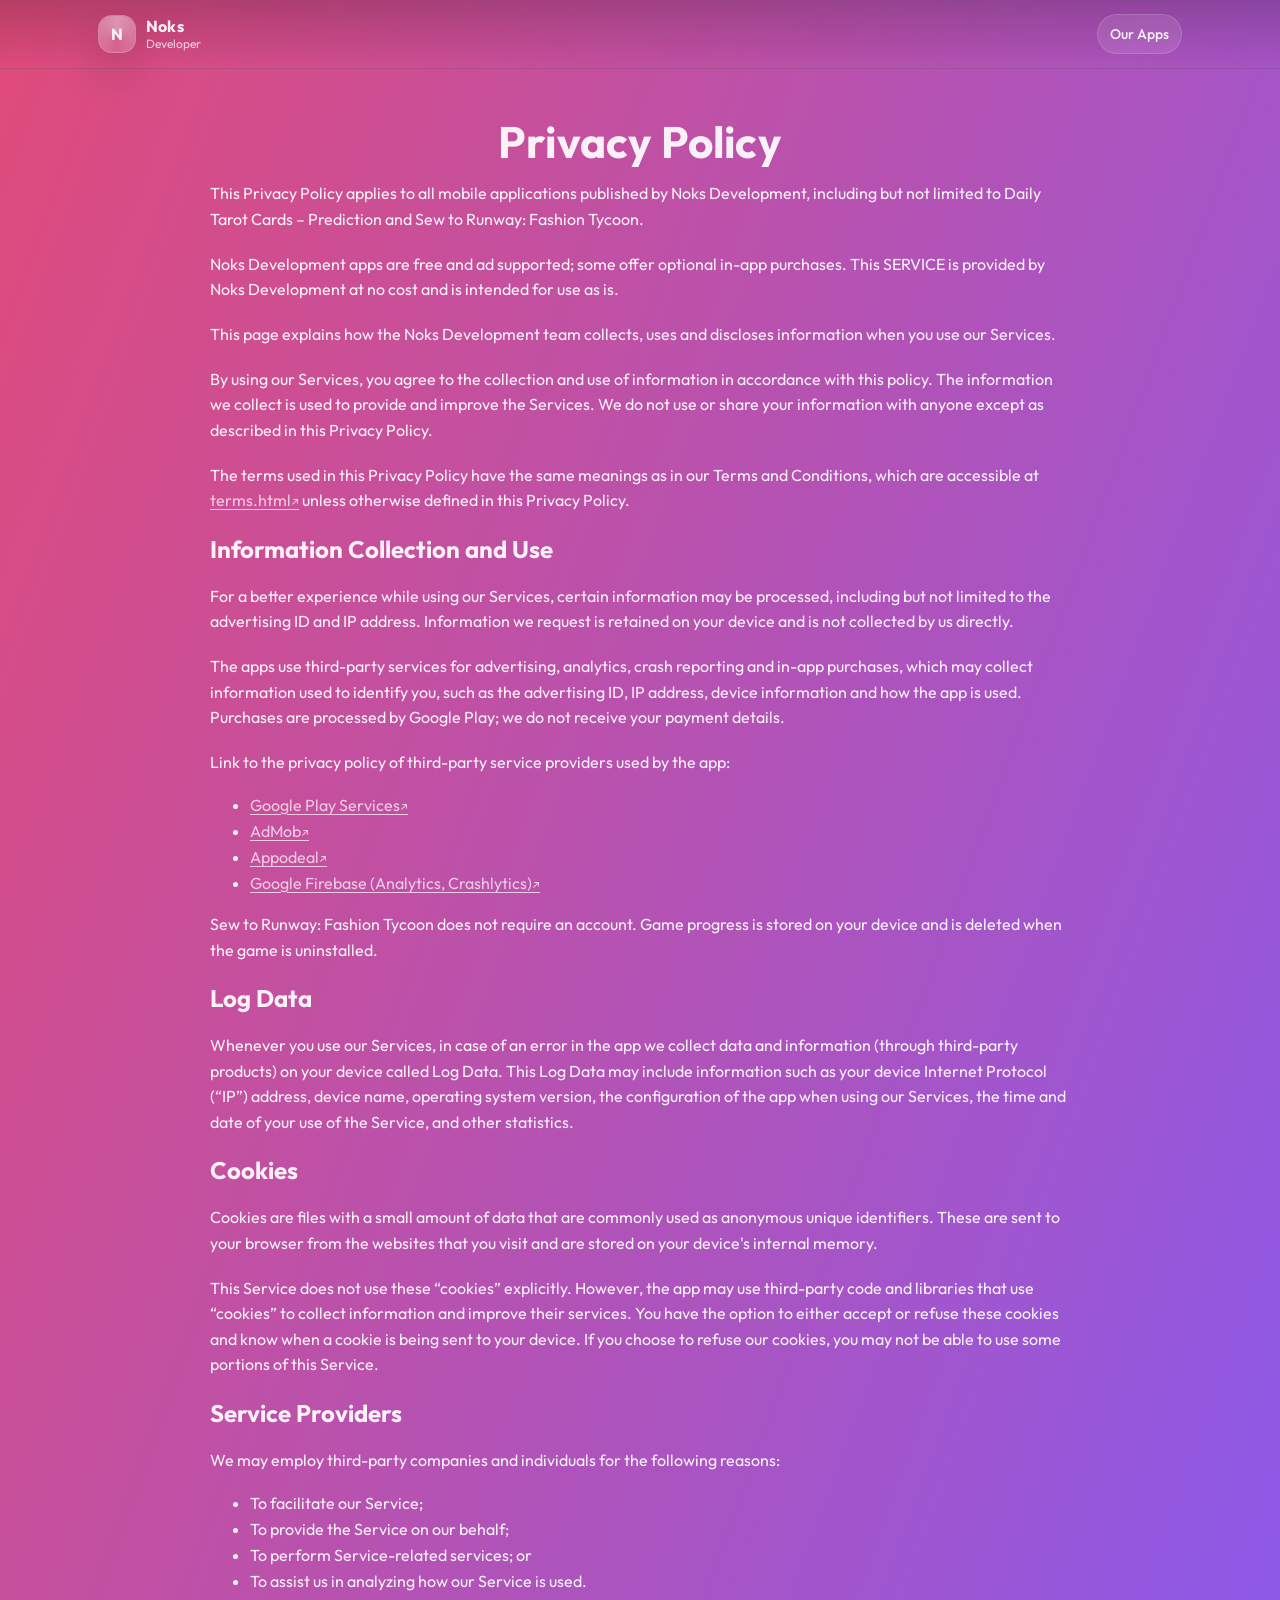
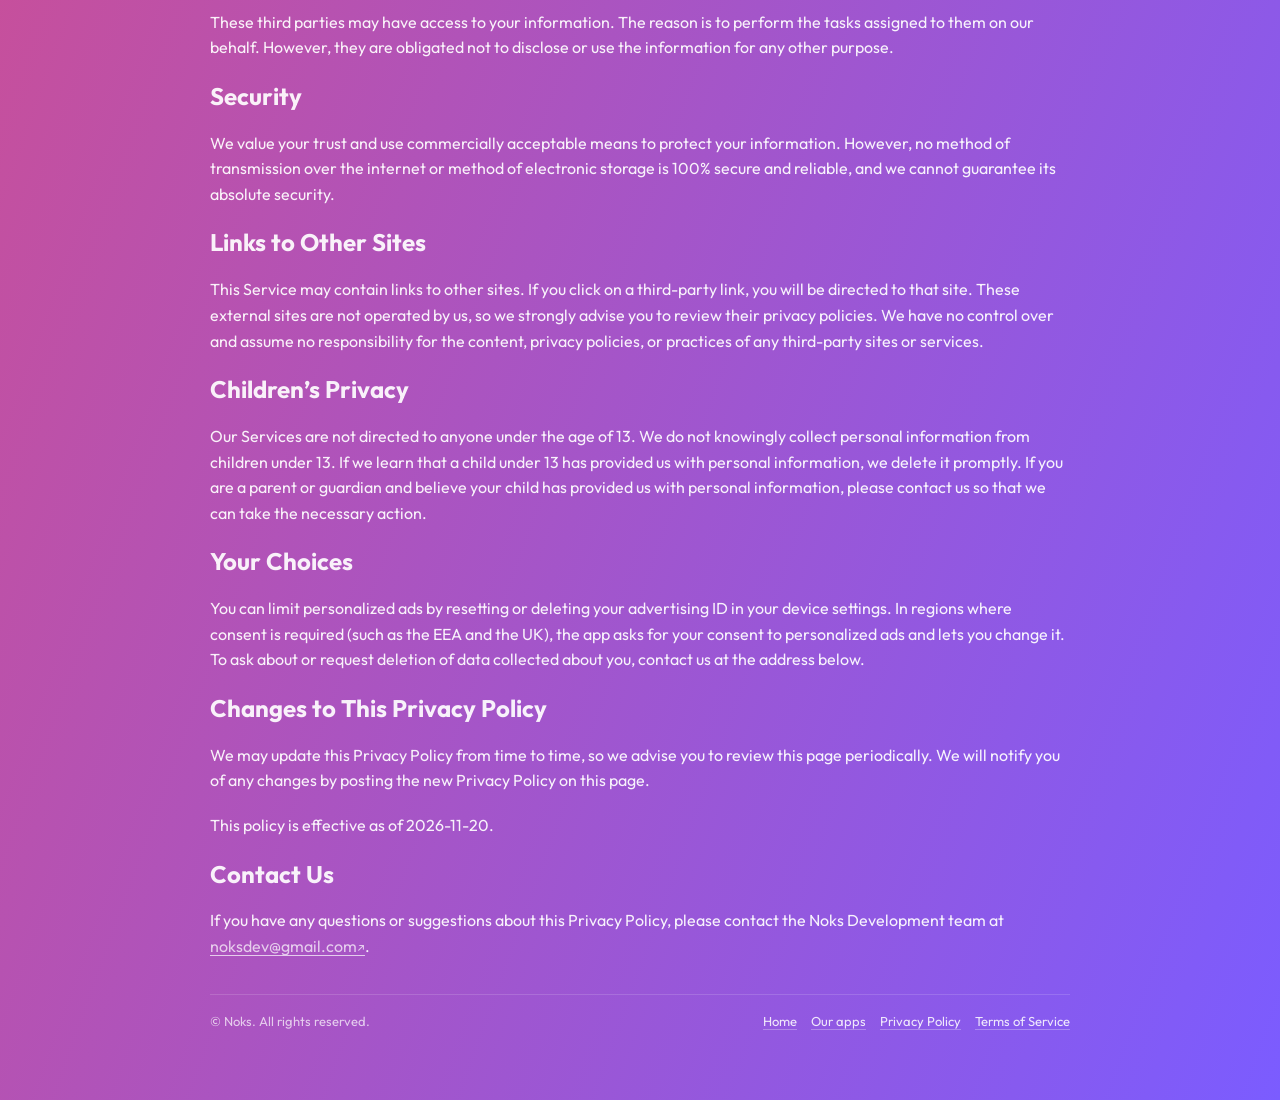
<file: privacy.html>
<!DOCTYPE html>
<html lang="en">
<head>
  <meta charset="utf-8">
  <meta name="viewport" content="width=device-width">
  <meta name="theme-color" content="#7A55FF">

  <link rel="preconnect" href="https://fonts.googleapis.com">
  <link rel="preconnect" href="https://fonts.gstatic.com" crossorigin>
  <link href="https://fonts.googleapis.com/css2?family=Outfit:wght@300;400;500;600;700&display=swap" rel="stylesheet">

  <link rel="stylesheet" href="assets/styles.css">
  <title>Privacy Policy</title>
</head>

<body>

<header>
  <div class="nav">
    <a class="brand" href="#top" aria-label="Noks Home">
      <div class="brand-badge" aria-hidden="true"><span>N</span></div>
      <div>
        <div class="brand-title">Noks</div>
        <span class="brand-sub">Developer</span>
      </div>
    </a>

    <nav class="nav-links" aria-label="Primary">
      <a class="pill" href="#apps">Our Apps</a>
    </nav>
  </div>
</header>

<main class="policy">

  <h1>Privacy Policy</h1>

  <p>
    This Privacy Policy applies to all mobile applications published by Noks Development,
    including but not limited to Daily Tarot Cards – Prediction and Sew to Runway: Fashion Tycoon.
  </p>

  <p>
    Noks Development apps are free and ad supported; some offer optional in-app purchases.
      This SERVICE is provided by Noks Development at no cost and is intended for use as is.
  </p>

  <p>
    This page explains how the Noks Development team collects, uses and discloses
    information when you use our Services.
  </p>

  <p>
    By using our Services, you agree to the collection and use of information in accordance
    with this policy. The information we collect is used to provide and improve the Services.
    We do not use or share your information with anyone except as described in this Privacy
    Policy.
  </p>

  <p>
    The terms used in this Privacy Policy have the same meanings as in our Terms and Conditions,
    which are accessible at <a href="terms.html" class="external-link">terms.html</a> unless otherwise defined in this
    Privacy Policy.
  </p>

  <h2>Information Collection and Use</h2>

  <p>
    For a better experience while using our Services, certain information may be processed,
    including but not limited to the advertising ID and IP address. Information we request is
    retained on your device and is not collected by us directly.
  </p>

  <p>
    The apps use third-party services for advertising, analytics, crash reporting and in-app
      purchases, which may collect information used to identify you, such as the advertising ID,
      IP address, device information and how the app is used. Purchases are processed by Google
      Play; we do not receive your payment details.
  </p>

  <p>
    Link to the privacy policy of third-party service providers used by the app:
  </p>

  <ul>
    <li>
      <a href="https://www.google.com/policies/privacy/"
         target="_blank" rel="noopener noreferrer"
         class="external-link">Google Play Services</a>
    </li>
    <li>
      <a href="https://support.google.com/admob/answer/6128543?hl=en"
         target="_blank" rel="noopener noreferrer"
         class="external-link">AdMob</a>
    </li>
    <li>
      <a href="https://www.appodeal.com/home/privacy-policy/"
         target="_blank" rel="noopener noreferrer"
         class="external-link">Appodeal</a>
    </li>
      <li>
        <a href="https://firebase.google.com/support/privacy"
           target="_blank" rel="noopener noreferrer"
           class="external-link">Google Firebase (Analytics, Crashlytics)</a>
      </li>
    </ul>
    <p>
      Sew to Runway: Fashion Tycoon does not require an account. Game progress is stored on your
      device and is deleted when the game is uninstalled.
    </p>

    <h2>Log Data</h2>

  <p>
    Whenever you use our Services, in case of an error in the app we collect data and
    information (through third-party products) on your device called Log Data.
    This Log Data may include information such as your device Internet Protocol (“IP”) address,
    device name, operating system version, the configuration of the app when using our Services,
    the time and date of your use of the Service, and other statistics.
  </p>

  <h2>Cookies</h2>

  <p>
    Cookies are files with a small amount of data that are commonly used as anonymous unique
    identifiers. These are sent to your browser from the websites that you visit and are stored
    on your device's internal memory.
  </p>

  <p>
    This Service does not use these “cookies” explicitly. However, the app may use third-party
    code and libraries that use “cookies” to collect information and improve their services.
    You have the option to either accept or refuse these cookies and know when a cookie is being
    sent to your device. If you choose to refuse our cookies, you may not be able to use some
    portions of this Service.
  </p>

  <h2>Service Providers</h2>

  <p>
    We may employ third-party companies and individuals for the following reasons:
  </p>

  <ul>
    <li>To facilitate our Service;</li>
    <li>To provide the Service on our behalf;</li>
    <li>To perform Service-related services; or</li>
    <li>To assist us in analyzing how our Service is used.</li>
  </ul>

  <p>
    These third parties may have access to your information. The reason is to perform the tasks assigned to them on our behalf. However,
    they are obligated not to disclose or use the information for any other purpose.
  </p>

  <h2>Security</h2>

  <p>
    We value your trust and use commercially acceptable means to protect your information.
    However, no method of transmission over the internet or method of electronic storage is
    100% secure and reliable, and we cannot guarantee its absolute security.
  </p>

  <h2>Links to Other Sites</h2>

  <p>
    This Service may contain links to other sites. If you click on a third-party link, you will
    be directed to that site. These external sites are not operated by us, so we strongly advise you to review their
    privacy policies. We have no control over
    and assume no responsibility for the content, privacy policies, or practices of any third-party
    sites or services.
  </p>

  <h2>Children’s Privacy</h2>

  <p>
    Our Services are not directed to anyone under the age of 13. We do not knowingly collect
    personal information from children under 13. If we learn that a child under 13 has
    provided us with personal information, we delete it promptly. If you are a parent or
    guardian and believe your child has provided us with personal information, please contact
    us so that we can take the necessary action.
  </p>

  <h2>Your Choices</h2>

    <p>
      You can limit personalized ads by resetting or deleting your advertising ID in your device
      settings. In regions where consent is required (such as the EEA and the UK), the app asks
      for your consent to personalized ads and lets you change it. To ask about or request
      deletion of data collected about you, contact us at the address below.
    </p>

    <h2>Changes to This Privacy Policy</h2>

  <p>
    We may update this Privacy Policy from time to time, so we advise you to review this page
    periodically. We will notify you of any changes by posting the new Privacy Policy on this
    page.
  </p>

  <p>This policy is effective as of 2026-11-20.</p>

  <h2>Contact Us</h2>

  <p>
    If you have any questions or suggestions about this Privacy Policy, please contact the Noks
    Development team at
    <a href="mailto:noksdev@gmail.com"  class="external-link" >noksdev@gmail.com</a>.
  </p>

<footer>
  <div class="foot">
    <div class="small">© <span id="year"></span> Noks. All rights reserved.</div>
    <div class="small" style="display:flex; gap:14px; align-items:center; flex-wrap:wrap;">
      <a href="index.html">Home</a>
      <a href="index.html#apps">Our apps</a>
      <a href="privacy.html">Privacy Policy</a>
      <a href="terms.html">Terms of Service</a>
    </div>
  </div>
</footer>


</main>


</body>
</html>
</file>
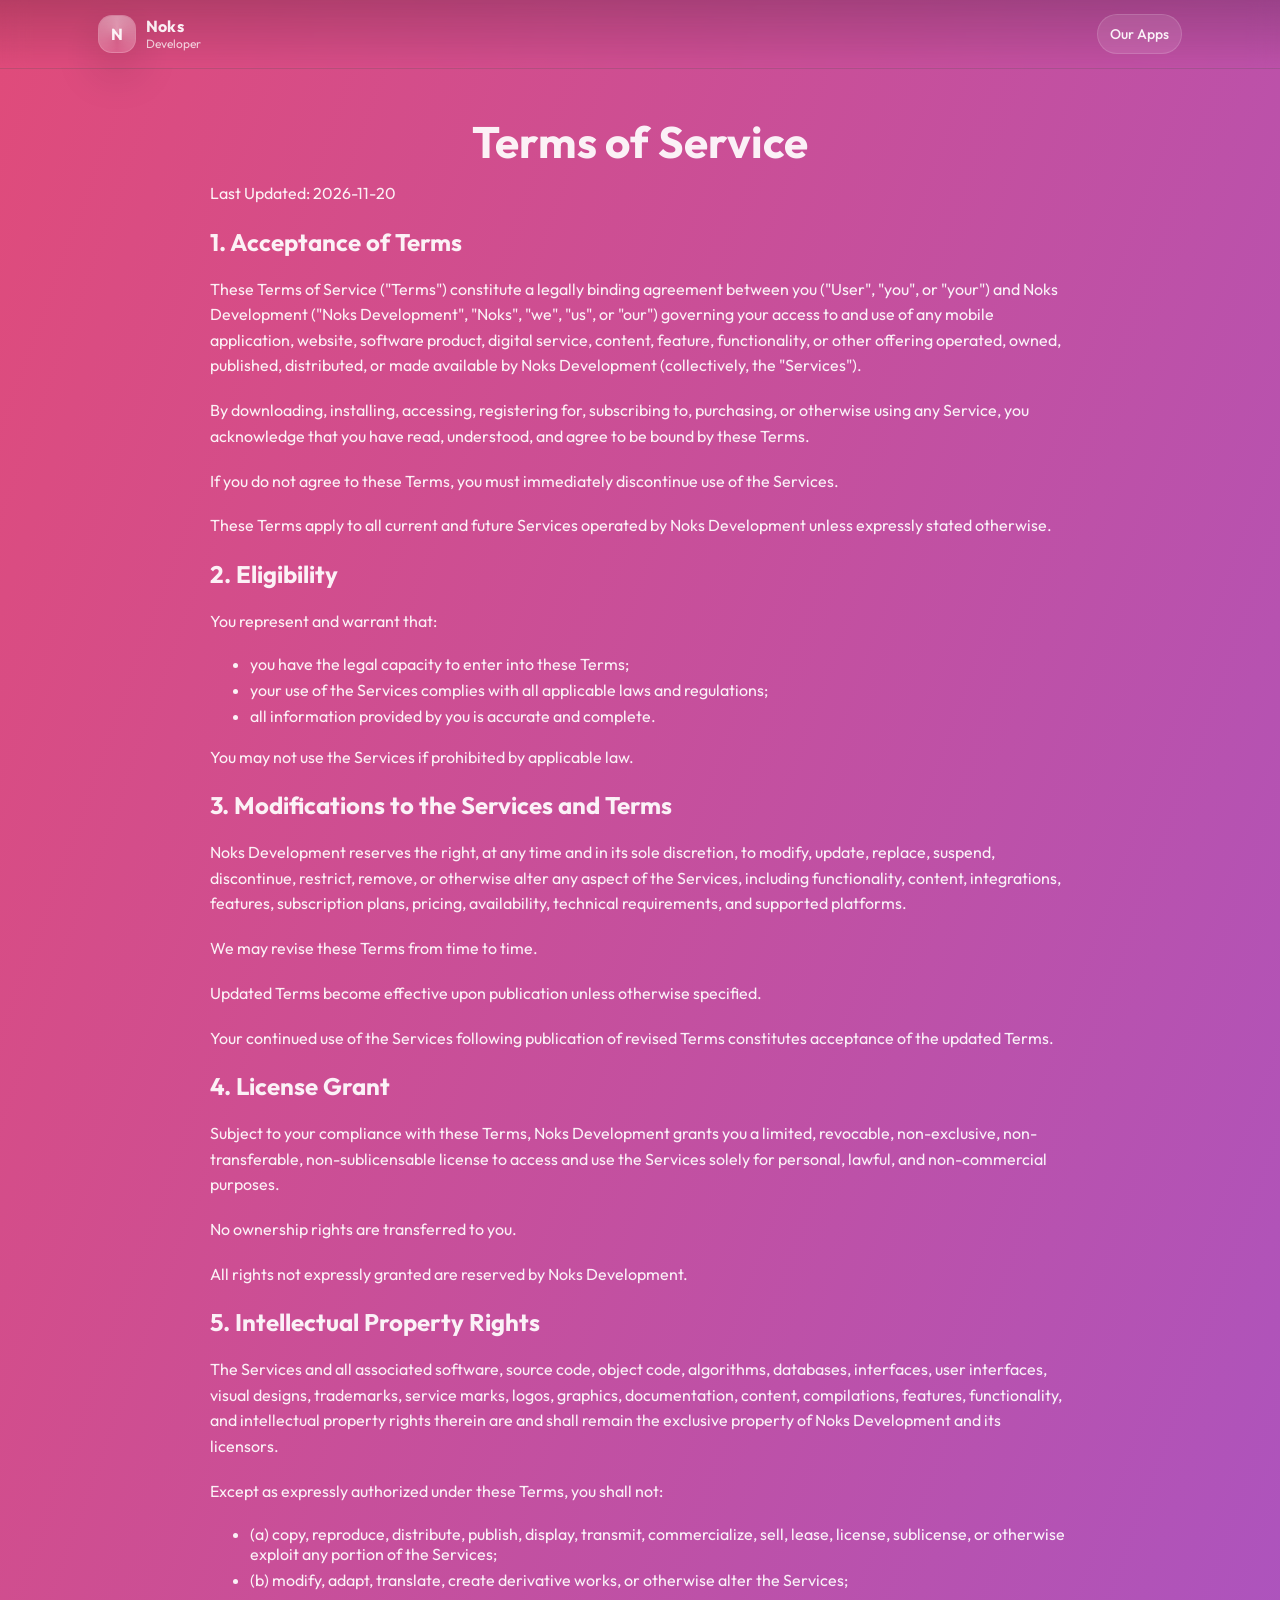
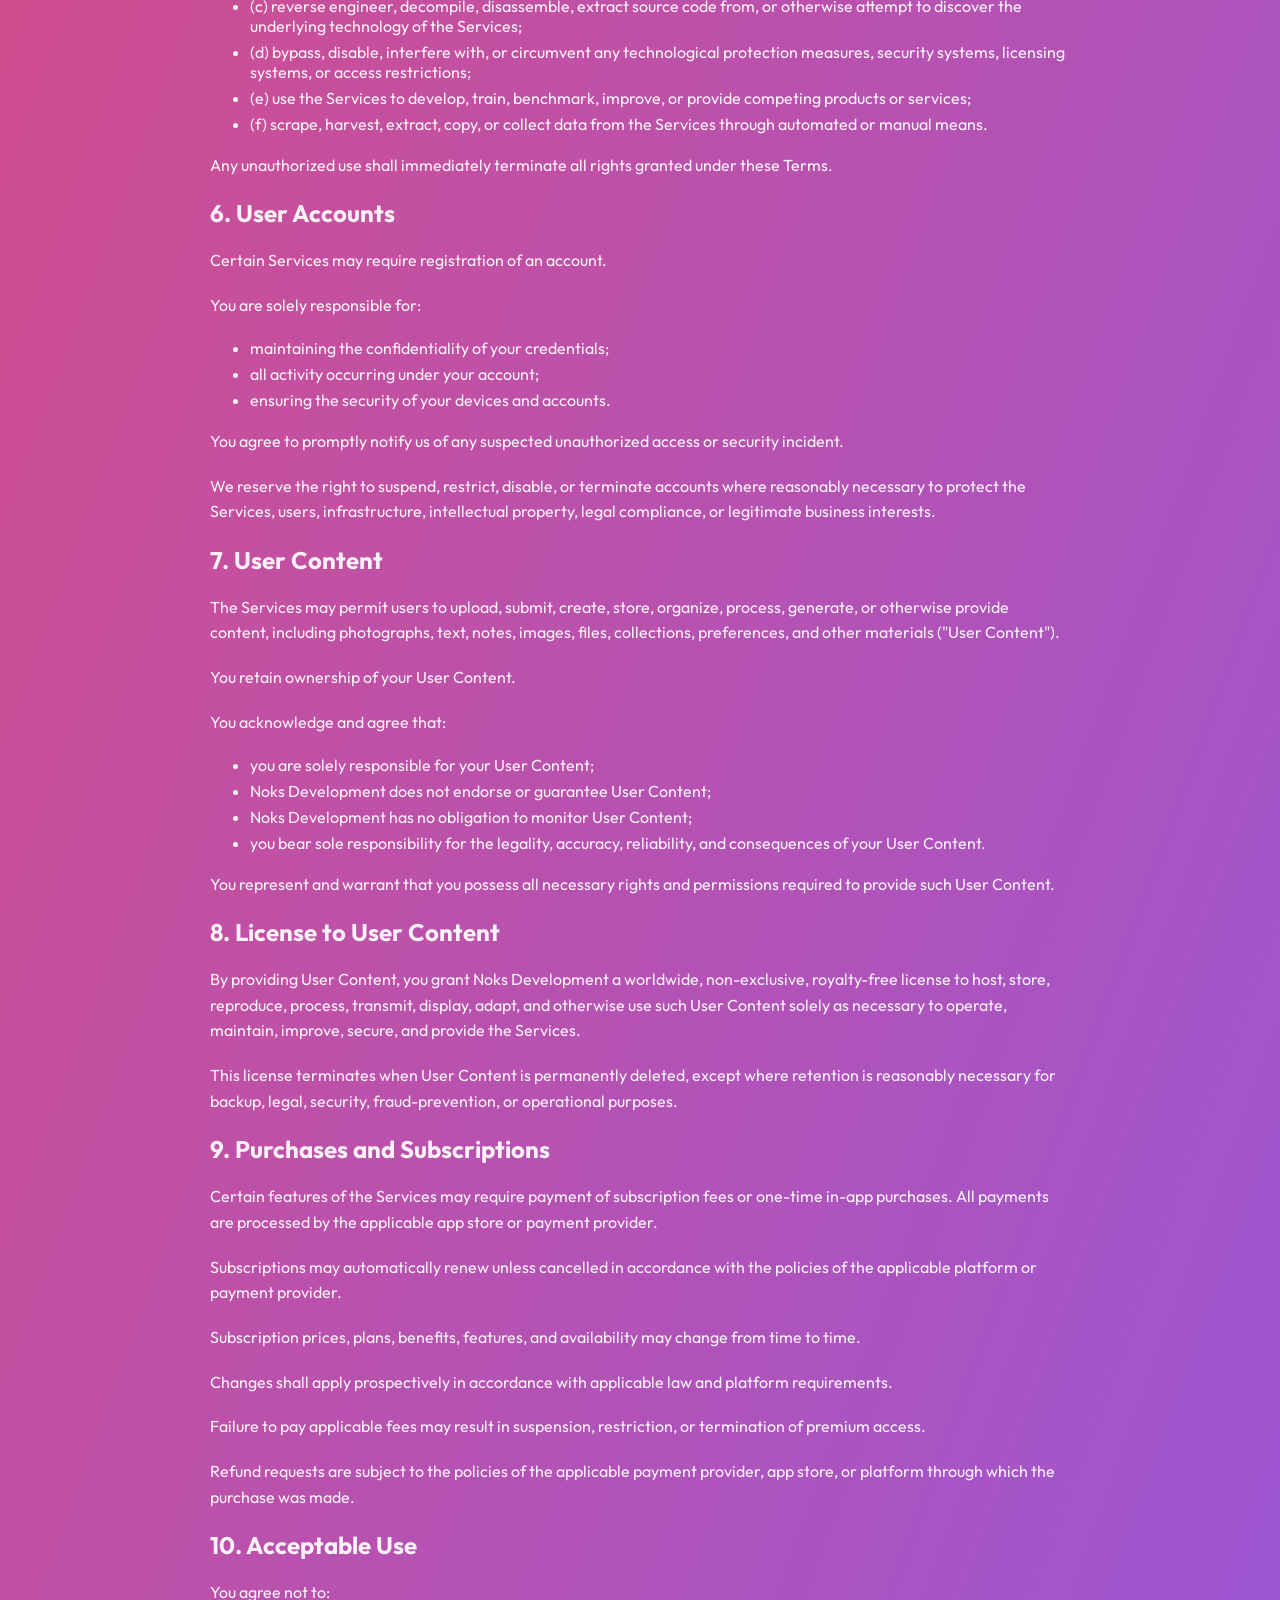
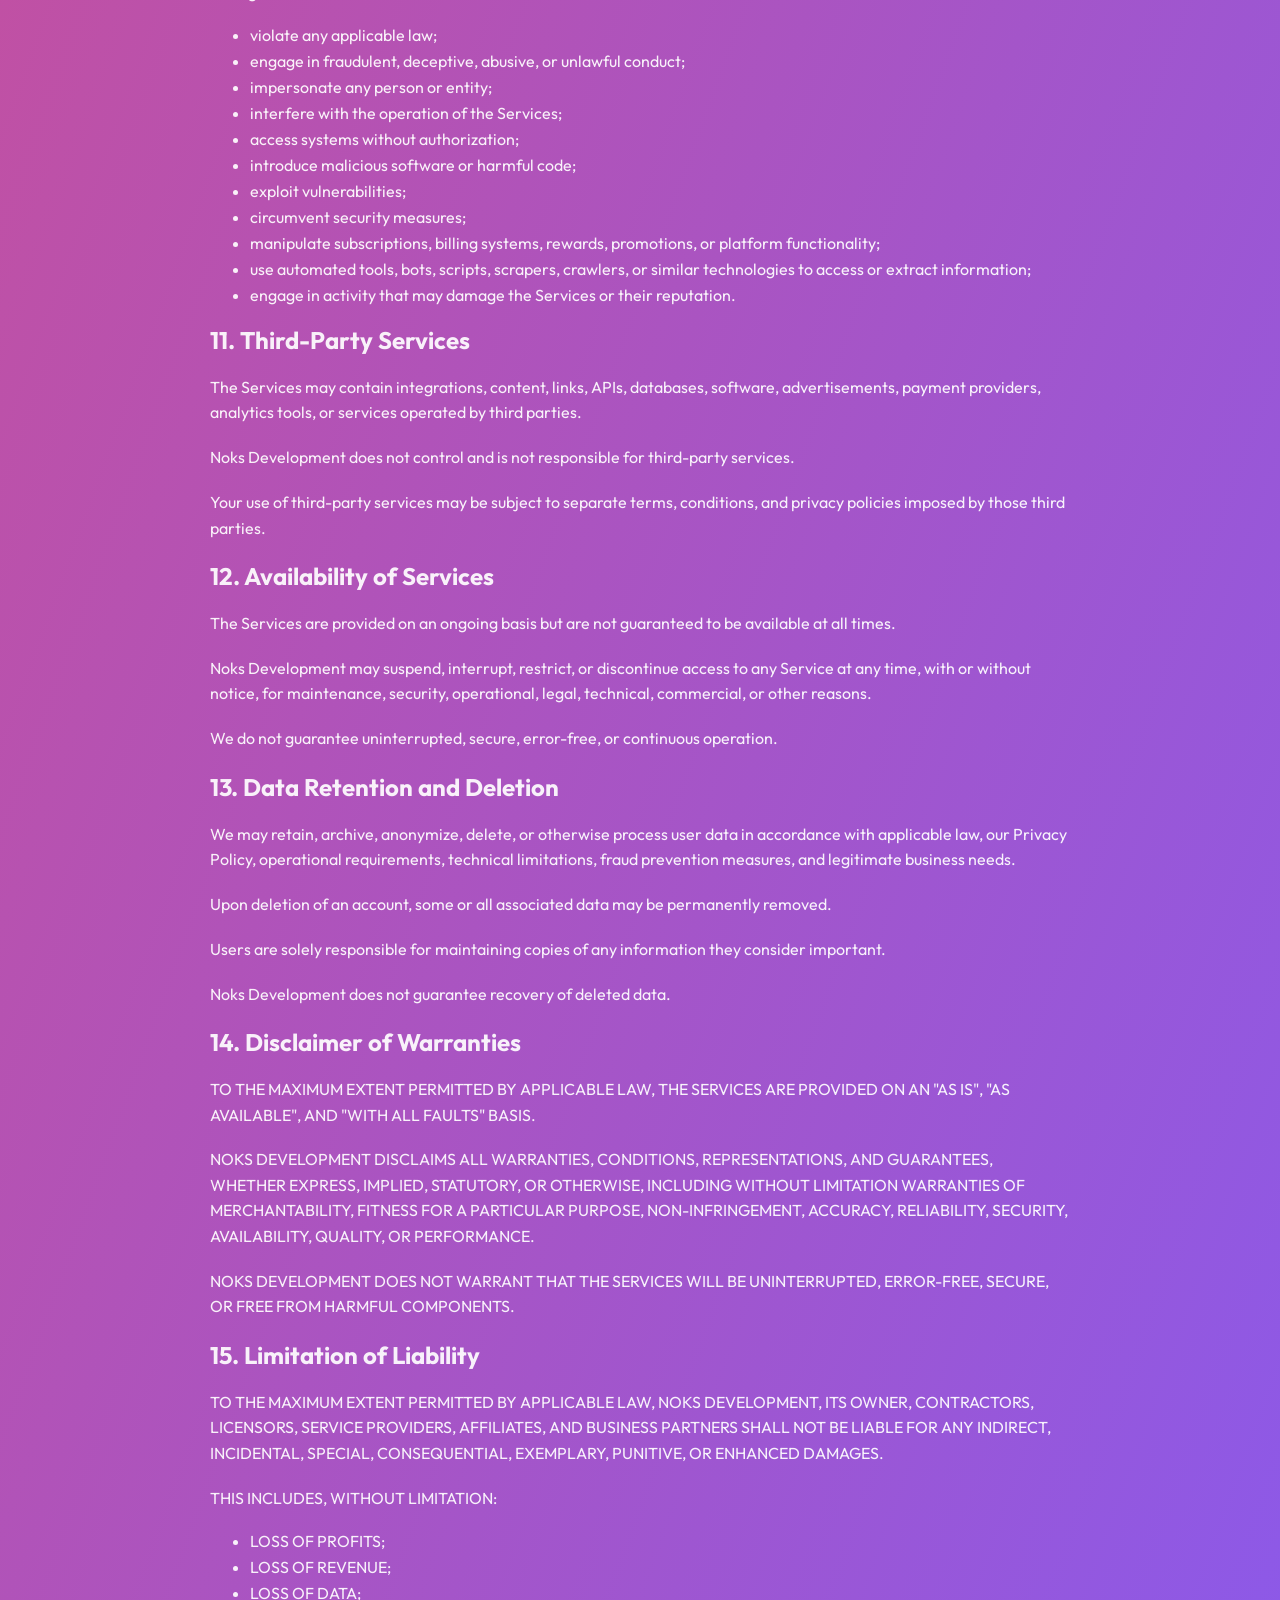
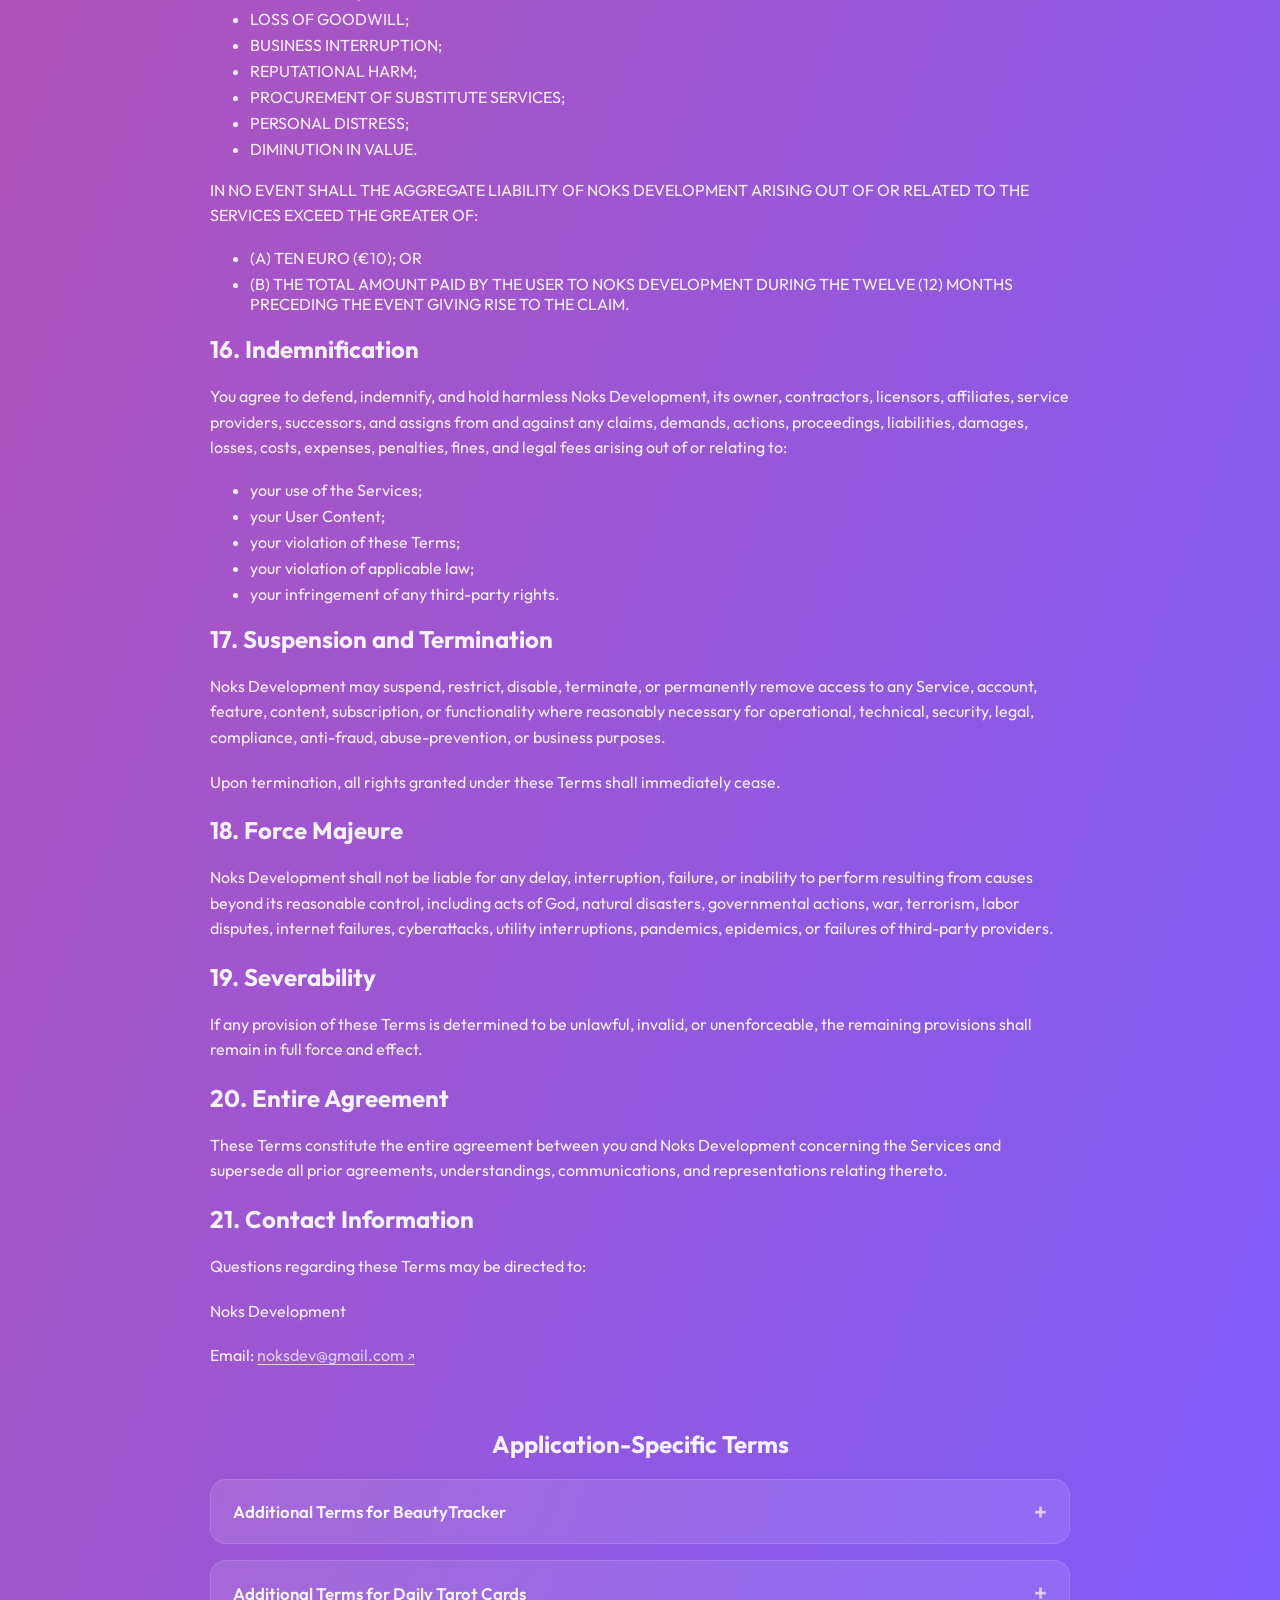
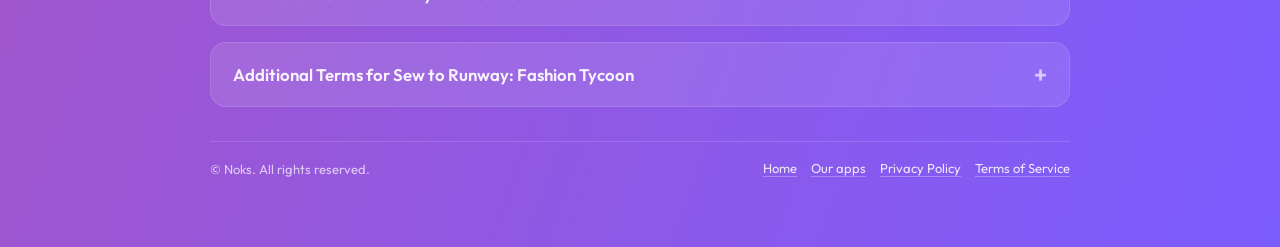
<file: terms.html>
<!DOCTYPE html>
<html lang="en">
<head>
  <meta charset="utf-8">
  <meta name="viewport" content="width=device-width">
  <meta name="theme-color" content="#7A55FF">

  <link rel="preconnect" href="https://fonts.googleapis.com">
  <link rel="preconnect" href="https://fonts.gstatic.com" crossorigin>
  <link href="https://fonts.googleapis.com/css2?family=Outfit:wght@300;400;500;600;700&display=swap" rel="stylesheet">

  <link rel="stylesheet" href="assets/styles.css">
  <title>Terms &amp; Conditions</title>
</head>

<body>

<header>
  <div class="nav">
    <a class="brand" href="#top" aria-label="Noks Home">
      <div class="brand-badge" aria-hidden="true"><span>N</span></div>
      <div>
        <div class="brand-title">Noks</div>
        <span class="brand-sub">Developer</span>
      </div>
    </a>

    <nav class="nav-links" aria-label="Primary">
      <a class="pill" href="#apps">Our Apps</a>
    </nav>
  </div>
</header>

<main class="policy">

  <h1>Terms of Service</h1>

  <p>Last Updated: 2026-11-20</p>

  <h2>1. Acceptance of Terms</h2>

  <p>
    These Terms of Service ("Terms") constitute a legally binding agreement between you
    ("User", "you", or "your") and Noks Development ("Noks Development", "Noks", "we", "us",
    or "our") governing your access to and use of any mobile application, website, software
    product, digital service, content, feature, functionality, or other offering operated,
    owned, published, distributed, or made available by Noks Development (collectively, the
    "Services").
  </p>

  <p>
    By downloading, installing, accessing, registering for, subscribing to, purchasing, or
    otherwise using any Service, you acknowledge that you have read, understood, and agree to
    be bound by these Terms.
  </p>

  <p>
    If you do not agree to these Terms, you must immediately discontinue use of the Services.
  </p>

  <p>
    These Terms apply to all current and future Services operated by Noks Development unless
    expressly stated otherwise.
  </p>

  <h2>2. Eligibility</h2>

  <p>You represent and warrant that:</p>

  <ul>
    <li>you have the legal capacity to enter into these Terms;</li>
    <li>your use of the Services complies with all applicable laws and regulations;</li>
    <li>all information provided by you is accurate and complete.</li>
  </ul>

  <p>You may not use the Services if prohibited by applicable law.</p>

  <h2>3. Modifications to the Services and Terms</h2>

  <p>
    Noks Development reserves the right, at any time and in its sole discretion, to modify,
    update, replace, suspend, discontinue, restrict, remove, or otherwise alter any aspect of
    the Services, including functionality, content, integrations, features, subscription plans,
    pricing, availability, technical requirements, and supported platforms.
  </p>

  <p>We may revise these Terms from time to time.</p>

  <p>Updated Terms become effective upon publication unless otherwise specified.</p>

  <p>
    Your continued use of the Services following publication of revised Terms constitutes
    acceptance of the updated Terms.
  </p>

  <h2>4. License Grant</h2>

  <p>
    Subject to your compliance with these Terms, Noks Development grants you a limited,
    revocable, non-exclusive, non-transferable, non-sublicensable license to access and use
    the Services solely for personal, lawful, and non-commercial purposes.
  </p>

  <p>No ownership rights are transferred to you.</p>

  <p>All rights not expressly granted are reserved by Noks Development.</p>

  <h2>5. Intellectual Property Rights</h2>

  <p>
    The Services and all associated software, source code, object code, algorithms, databases,
    interfaces, user interfaces, visual designs, trademarks, service marks, logos, graphics,
    documentation, content, compilations, features, functionality, and intellectual property
    rights therein are and shall remain the exclusive property of Noks Development and its
    licensors.
  </p>

  <p>Except as expressly authorized under these Terms, you shall not:</p>

  <ul>
    <li>
      (a) copy, reproduce, distribute, publish, display, transmit, commercialize, sell, lease,
      license, sublicense, or otherwise exploit any portion of the Services;
    </li>
    <li>
      (b) modify, adapt, translate, create derivative works, or otherwise alter the Services;
    </li>
    <li>
      (c) reverse engineer, decompile, disassemble, extract source code from, or otherwise
      attempt to discover the underlying technology of the Services;
    </li>
    <li>
      (d) bypass, disable, interfere with, or circumvent any technological protection measures,
      security systems, licensing systems, or access restrictions;
    </li>
    <li>
      (e) use the Services to develop, train, benchmark, improve, or provide competing products
      or services;
    </li>
    <li>
      (f) scrape, harvest, extract, copy, or collect data from the Services through automated or
      manual means.
    </li>
  </ul>

  <p>Any unauthorized use shall immediately terminate all rights granted under these Terms.</p>

  <h2>6. User Accounts</h2>

  <p>Certain Services may require registration of an account.</p>

  <p>You are solely responsible for:</p>

  <ul>
    <li>maintaining the confidentiality of your credentials;</li>
    <li>all activity occurring under your account;</li>
    <li>ensuring the security of your devices and accounts.</li>
  </ul>

  <p>
    You agree to promptly notify us of any suspected unauthorized access or security incident.
  </p>

  <p>
    We reserve the right to suspend, restrict, disable, or terminate accounts where reasonably
    necessary to protect the Services, users, infrastructure, intellectual property, legal
    compliance, or legitimate business interests.
  </p>

  <h2>7. User Content</h2>

  <p>
    The Services may permit users to upload, submit, create, store, organize, process,
    generate, or otherwise provide content, including photographs, text, notes, images, files,
    collections, preferences, and other materials ("User Content").
  </p>

  <p>You retain ownership of your User Content.</p>

  <p>You acknowledge and agree that:</p>

  <ul>
    <li>you are solely responsible for your User Content;</li>
    <li>Noks Development does not endorse or guarantee User Content;</li>
    <li>Noks Development has no obligation to monitor User Content;</li>
    <li>
      you bear sole responsibility for the legality, accuracy, reliability, and consequences of
      your User Content.
    </li>
  </ul>

  <p>
    You represent and warrant that you possess all necessary rights and permissions required to
    provide such User Content.
  </p>

  <h2>8. License to User Content</h2>

  <p>
    By providing User Content, you grant Noks Development a worldwide, non-exclusive,
    royalty-free license to host, store, reproduce, process, transmit, display, adapt, and
    otherwise use such User Content solely as necessary to operate, maintain, improve, secure,
    and provide the Services.
  </p>

  <p>
    This license terminates when User Content is permanently deleted, except where retention is
    reasonably necessary for backup, legal, security, fraud-prevention, or operational purposes.
  </p>

  <h2>9. Purchases and Subscriptions</h2>

  <p>
    Certain features of the Services may require payment of subscription fees or one-time
    in-app purchases. All payments are processed by the applicable app store or payment
    provider.
  </p>

  <p>
    Subscriptions may automatically renew unless cancelled in accordance with the policies of
    the applicable platform or payment provider.
  </p>

  <p>
    Subscription prices, plans, benefits, features, and availability may change from time to
    time.
  </p>

  <p>Changes shall apply prospectively in accordance with applicable law and platform requirements.</p>

  <p>
    Failure to pay applicable fees may result in suspension, restriction, or termination of
    premium access.
  </p>

  <p>
    Refund requests are subject to the policies of the applicable payment provider, app store,
    or platform through which the purchase was made.
  </p>

  <h2>10. Acceptable Use</h2>

  <p>You agree not to:</p>

  <ul>
    <li>violate any applicable law;</li>
    <li>engage in fraudulent, deceptive, abusive, or unlawful conduct;</li>
    <li>impersonate any person or entity;</li>
    <li>interfere with the operation of the Services;</li>
    <li>access systems without authorization;</li>
    <li>introduce malicious software or harmful code;</li>
    <li>exploit vulnerabilities;</li>
    <li>circumvent security measures;</li>
    <li>manipulate subscriptions, billing systems, rewards, promotions, or platform functionality;</li>
    <li>
      use automated tools, bots, scripts, scrapers, crawlers, or similar technologies to access
      or extract information;
    </li>
    <li>engage in activity that may damage the Services or their reputation.</li>
  </ul>

  <h2>11. Third-Party Services</h2>

  <p>
    The Services may contain integrations, content, links, APIs, databases, software,
    advertisements, payment providers, analytics tools, or services operated by third parties.
  </p>

  <p>Noks Development does not control and is not responsible for third-party services.</p>

  <p>
    Your use of third-party services may be subject to separate terms, conditions, and privacy
    policies imposed by those third parties.
  </p>

  <h2>12. Availability of Services</h2>

  <p>
    The Services are provided on an ongoing basis but are not guaranteed to be available at all
    times.
  </p>

  <p>
    Noks Development may suspend, interrupt, restrict, or discontinue access to any Service at
    any time, with or without notice, for maintenance, security, operational, legal, technical,
    commercial, or other reasons.
  </p>

  <p>We do not guarantee uninterrupted, secure, error-free, or continuous operation.</p>

  <h2>13. Data Retention and Deletion</h2>

  <p>
    We may retain, archive, anonymize, delete, or otherwise process user data in accordance with
    applicable law, our Privacy Policy, operational requirements, technical limitations, fraud
    prevention measures, and legitimate business needs.
  </p>

  <p>Upon deletion of an account, some or all associated data may be permanently removed.</p>

  <p>
    Users are solely responsible for maintaining copies of any information they consider
    important.
  </p>

  <p>Noks Development does not guarantee recovery of deleted data.</p>

  <h2>14. Disclaimer of Warranties</h2>

  <p>
    TO THE MAXIMUM EXTENT PERMITTED BY APPLICABLE LAW, THE SERVICES ARE PROVIDED ON AN "AS IS",
    "AS AVAILABLE", AND "WITH ALL FAULTS" BASIS.
  </p>

  <p>
    NOKS DEVELOPMENT DISCLAIMS ALL WARRANTIES, CONDITIONS, REPRESENTATIONS, AND GUARANTEES,
    WHETHER EXPRESS, IMPLIED, STATUTORY, OR OTHERWISE, INCLUDING WITHOUT LIMITATION WARRANTIES OF
    MERCHANTABILITY, FITNESS FOR A PARTICULAR PURPOSE, NON-INFRINGEMENT, ACCURACY, RELIABILITY,
    SECURITY, AVAILABILITY, QUALITY, OR PERFORMANCE.
  </p>

  <p>
    NOKS DEVELOPMENT DOES NOT WARRANT THAT THE SERVICES WILL BE UNINTERRUPTED, ERROR-FREE,
    SECURE, OR FREE FROM HARMFUL COMPONENTS.
  </p>

  <h2>15. Limitation of Liability</h2>

  <p>
    TO THE MAXIMUM EXTENT PERMITTED BY APPLICABLE LAW, NOKS DEVELOPMENT, ITS OWNER, CONTRACTORS,
    LICENSORS, SERVICE PROVIDERS, AFFILIATES, AND BUSINESS PARTNERS SHALL NOT BE LIABLE FOR ANY
    INDIRECT, INCIDENTAL, SPECIAL, CONSEQUENTIAL, EXEMPLARY, PUNITIVE, OR ENHANCED DAMAGES.
  </p>

  <p>THIS INCLUDES, WITHOUT LIMITATION:</p>

  <ul>
    <li>LOSS OF PROFITS;</li>
    <li>LOSS OF REVENUE;</li>
    <li>LOSS OF DATA;</li>
    <li>LOSS OF GOODWILL;</li>
    <li>BUSINESS INTERRUPTION;</li>
    <li>REPUTATIONAL HARM;</li>
    <li>PROCUREMENT OF SUBSTITUTE SERVICES;</li>
    <li>PERSONAL DISTRESS;</li>
    <li>DIMINUTION IN VALUE.</li>
  </ul>

  <p>
    IN NO EVENT SHALL THE AGGREGATE LIABILITY OF NOKS DEVELOPMENT ARISING OUT OF OR RELATED TO
    THE SERVICES EXCEED THE GREATER OF:
  </p>

  <ul>
    <li>(A) TEN EURO (€10); OR</li>
    <li>
      (B) THE TOTAL AMOUNT PAID BY THE USER TO NOKS DEVELOPMENT DURING THE TWELVE (12) MONTHS
      PRECEDING THE EVENT GIVING RISE TO THE CLAIM.
    </li>
  </ul>

  <h2>16. Indemnification</h2>

  <p>
    You agree to defend, indemnify, and hold harmless Noks Development, its owner, contractors,
    licensors, affiliates, service providers, successors, and assigns from and against any
    claims, demands, actions, proceedings, liabilities, damages, losses, costs, expenses,
    penalties, fines, and legal fees arising out of or relating to:
  </p>

  <ul>
    <li>your use of the Services;</li>
    <li>your User Content;</li>
    <li>your violation of these Terms;</li>
    <li>your violation of applicable law;</li>
    <li>your infringement of any third-party rights.</li>
  </ul>

  <h2>17. Suspension and Termination</h2>

  <p>
    Noks Development may suspend, restrict, disable, terminate, or permanently remove access to
    any Service, account, feature, content, subscription, or functionality where reasonably
    necessary for operational, technical, security, legal, compliance, anti-fraud,
    abuse-prevention, or business purposes.
  </p>

  <p>Upon termination, all rights granted under these Terms shall immediately cease.</p>

  <h2>18. Force Majeure</h2>

  <p>
    Noks Development shall not be liable for any delay, interruption, failure, or inability to
    perform resulting from causes beyond its reasonable control, including acts of God, natural
    disasters, governmental actions, war, terrorism, labor disputes, internet failures,
    cyberattacks, utility interruptions, pandemics, epidemics, or failures of third-party
    providers.
  </p>

  <h2>19. Severability</h2>

  <p>
    If any provision of these Terms is determined to be unlawful, invalid, or unenforceable, the
    remaining provisions shall remain in full force and effect.
  </p>

  <h2>20. Entire Agreement</h2>

  <p>
    These Terms constitute the entire agreement between you and Noks Development concerning the
    Services and supersede all prior agreements, understandings, communications, and
    representations relating thereto.
  </p>

  <h2>21. Contact Information</h2>

  <p>Questions regarding these Terms may be directed to:</p>

  <p>Noks Development</p>

  <p>
    Email:
    <a href="mailto:noksdev@gmail.com" class="external-link">
      noksdev@gmail.com
    </a>
  </p>

  <h2 class="app-terms-title">Application-Specific Terms</h2>

  <details class="app-terms-card">
    <summary>Additional Terms for BeautyTracker</summary>
    <div class="app-terms-body">

      <p>
        These Additional Terms for BeautyTracker ("BeautyTracker Terms") supplement the Noks
        Development Terms of Service and apply exclusively to users of the BeautyTracker
        application and related services.
      </p>

      <p>
        In the event of any conflict between the Noks Development Terms of Service and these
        BeautyTracker Terms, these BeautyTracker Terms shall prevail solely with respect to
        BeautyTracker.
      </p>

      <h3>22. Artificial Intelligence Features</h3>

      <p>
        BeautyTracker may utilize artificial intelligence technologies, machine learning systems,
        computer vision systems, automated classification systems, language models, image
        recognition systems, external databases, and other automated technologies to generate,
        classify, analyze, interpret, summarize, organize, identify, or present information.
      </p>

      <p>Such technologies may be used for purposes including, but not limited to:</p>

      <ul>
        <li>product identification;</li>
        <li>ingredient analysis;</li>
        <li>product classification;</li>
        <li>ingredient explanations;</li>
        <li>product recommendations;</li>
        <li>collection management;</li>
        <li>routine management;</li>
        <li>challenge tracking;</li>
        <li>data organization;</li>
        <li>user assistance features.</li>
      </ul>

      <p>
        Users acknowledge and agree that outputs generated by artificial intelligence systems may
        contain inaccuracies, omissions, outdated information, incomplete results, incorrect
        classifications, misidentifications, hallucinations, or other errors.
      </p>

      <p>
        Noks Development makes no representation or warranty regarding the accuracy, completeness,
        reliability, suitability, scientific validity, regulatory compliance, or usefulness of any
        AI-generated output.
      </p>

      <p>Any reliance upon AI-generated information is undertaken solely at the user's own risk.</p>

      <h3>23. Product Identification Disclaimer</h3>

      <p>
        BeautyTracker may provide product identification, barcode matching, image recognition,
        product search results, or similar functionality.
      </p>

      <p>
        Product identification results may be inaccurate, incomplete, outdated, duplicated, or
        otherwise incorrect.
      </p>

      <p>
        Noks Development does not guarantee that any identified product corresponds to the actual
        product possessed by the user.
      </p>

      <p>
        Users are solely responsible for independently verifying product information before relying
        upon it.
      </p>

      <h3>24. Ingredient Analysis Disclaimer</h3>

      <p>
        BeautyTracker may provide ingredient descriptions, ingredient classifications, ingredient
        ratings, ingredient explanations, ingredient safety indicators, ingredient assessments,
        ingredient scores, warnings, recommendations, or similar information.
      </p>

      <p>Such information is provided solely for informational and educational purposes.</p>

      <p>
        Ingredient analyses may be generated using automated systems, third-party databases,
        artificial intelligence systems, proprietary methodologies, public information sources, or
        combinations thereof.
      </p>

      <p>Ingredient assessments should not be interpreted as definitive scientific conclusions.</p>

      <p>
        Different scientific organizations, regulatory authorities, researchers, professionals, and
        jurisdictions may reach different conclusions regarding the same ingredient.
      </p>

      <p>
        Users acknowledge that ingredient classifications, scores, and analyses are subjective
        evaluations and may change over time.
      </p>

      <h3>25. No Medical, Dermatological, Pharmaceutical, Cosmetic, or Professional Advice</h3>

      <p>
        BeautyTracker is not a healthcare provider, medical provider, dermatology service,
        pharmaceutical service, cosmetic advisory service, or professional consulting service.
      </p>

      <p>Nothing contained within BeautyTracker constitutes or should be interpreted as:</p>

      <ul>
        <li>medical advice;</li>
        <li>dermatological advice;</li>
        <li>pharmaceutical advice;</li>
        <li>cosmetic advice;</li>
        <li>healthcare advice;</li>
        <li>diagnosis;</li>
        <li>treatment recommendation;</li>
        <li>regulatory advice;</li>
        <li>professional advice of any kind.</li>
      </ul>

      <p>
        Users should consult qualified professionals regarding medical conditions, allergies,
        sensitivities, skincare concerns, cosmetic concerns, ingredient suitability, or
        health-related decisions.
      </p>

      <p>
        BeautyTracker is not intended to diagnose, treat, cure, prevent, or manage any disease,
        condition, allergy, sensitivity, or medical issue.
      </p>

      <h3>26. Third-Party Data Sources</h3>

      <p>
        BeautyTracker may display, process, aggregate, organize, analyze, or otherwise utilize
        information obtained from third-party sources, databases, data providers, contributors,
        licensors, partners, public datasets, or external services.
      </p>

      <p>Third-party information may include:</p>

      <ul>
        <li>product information;</li>
        <li>ingredient lists;</li>
        <li>product images;</li>
        <li>classifications;</li>
        <li>product attributes;</li>
        <li>product metadata;</li>
        <li>barcodes;</li>
        <li>descriptions;</li>
        <li>manufacturer information.</li>
      </ul>

      <p>
        Noks Development does not independently verify all third-party information and makes no
        representations regarding its accuracy, completeness, legality, reliability, timeliness,
        availability, or suitability.
      </p>

      <p>
        Noks Development shall not be responsible for errors, omissions, inaccuracies, outdated
        information, missing information, interruptions, or deficiencies originating from
        third-party data sources.
      </p>

      <h3>27. Open Beauty Facts Attribution</h3>

      <p>
        Certain product information displayed within BeautyTracker may originate from Open Beauty
        Facts and other open-data projects.
      </p>

      <p>
        Open Beauty Facts data is provided by contributors and is subject to the rights, licenses,
        terms, and conditions established by the respective data providers.
      </p>

      <p>
        BeautyTracker is not affiliated with, endorsed by, sponsored by, or officially associated
        with Open Beauty Facts unless explicitly stated otherwise.
      </p>

      <p>For attribution purposes:</p>

      <p>
        "Product information may include data from Open Beauty Facts. © Open Beauty Facts
        contributors. Data available under the Open Database License (ODbL)."
      </p>

      <h3>28. Product Images and Product Information</h3>

      <p>
        BeautyTracker may display product images, trademarks, trade names, brand names, packaging
        designs, logos, manufacturer information, or related materials originating from users,
        third-party databases, public sources, or external services.
      </p>

      <p>
        All trademarks, logos, brand names, trade dress, packaging designs, and intellectual
        property rights remain the property of their respective owners.
      </p>

      <p>
        Display of such materials does not imply ownership, endorsement, sponsorship, affiliation,
        or partnership.
      </p>

      <h3>29. User Collections and Data Accuracy</h3>

      <p>BeautyTracker is intended as an organizational and informational tool.</p>

      <p>Users remain solely responsible for verifying:</p>

      <ul>
        <li>product information;</li>
        <li>expiration information;</li>
        <li>inventory information;</li>
        <li>collection information;</li>
        <li>routine information;</li>
        <li>challenge information;</li>
        <li>usage information.</li>
      </ul>

      <p>
        Noks Development does not guarantee the accuracy, completeness, availability, preservation,
        or continued accessibility of user-generated records.
      </p>

      <h3>30. Beta Features and Experimental Functionality</h3>

      <p>
        Certain features may be designated as beta, experimental, preview, early-access, test,
        pilot, or similar functionality.
      </p>

      <p>
        Such features may be modified, suspended, restricted, removed, or discontinued at any time
        without notice.
      </p>

      <p>
        Beta and experimental features may contain bugs, errors, interruptions, inaccuracies,
        security vulnerabilities, or incomplete functionality.
      </p>

      <p>Users access such features entirely at their own risk.</p>

      <h3>31. Limitation of Liability Relating to BeautyTracker</h3>

      <p>
        Without limiting any limitation of liability contained in the General Terms of Service,
        Noks Development shall not be liable for:
      </p>

      <ul>
        <li>product misidentification;</li>
        <li>incorrect ingredient analyses;</li>
        <li>inaccurate ingredient scores;</li>
        <li>inaccurate AI-generated outputs;</li>
        <li>incorrect product recommendations;</li>
        <li>omissions in product databases;</li>
        <li>inaccuracies in third-party information;</li>
        <li>adverse reactions resulting from product use;</li>
        <li>allergies;</li>
        <li>sensitivities;</li>
        <li>skincare outcomes;</li>
        <li>purchasing decisions;</li>
        <li>disposal decisions;</li>
        <li>collection management decisions;</li>
        <li>reliance upon any information presented through BeautyTracker.</li>
      </ul>

      <p>
        Users acknowledge that all information provided through BeautyTracker is used solely at
        their own risk and discretion.
      </p>

    </div>
  </details>

  <details class="app-terms-card">
    <summary>Additional Terms for Daily Tarot Cards</summary>
    <div class="app-terms-body">

      <p>
        These Additional Terms for Daily Tarot Cards ("Tarot Terms") supplement the Noks
        Development Terms of Service and apply exclusively to users of the Daily Tarot Cards
        application and related services.
      </p>

      <p>
        In the event of any conflict between the Noks Development Terms of Service and these Tarot
        Terms, these Tarot Terms shall prevail solely with respect to Daily Tarot Cards.
      </p>

      <h3>22. Entertainment Purposes Only</h3>

      <p>
        Daily Tarot Cards is provided solely for entertainment, recreational, inspirational,
        educational, self-reflection, and personal interest purposes.
      </p>

      <p>
        The Service is not intended to provide factual statements, objective predictions,
        professional guidance, or guaranteed outcomes.
      </p>

      <p>
        All tarot readings, card interpretations, descriptions, messages, forecasts, insights,
        symbolism, and related content are subjective in nature and should be understood as
        entertainment content only.
      </p>

      <p>
        Users acknowledge and agree that tarot readings are not scientifically validated methods of
        predicting future events.
      </p>

      <h3>23. No Prediction Guarantee</h3>

      <p>Noks Development makes no representations, warranties, guarantees, or promises regarding:</p>

      <ul>
        <li>future events;</li>
        <li>personal outcomes;</li>
        <li>life circumstances;</li>
        <li>relationships;</li>
        <li>financial matters;</li>
        <li>career matters;</li>
        <li>health matters;</li>
        <li>legal matters;</li>
        <li>personal decisions.</li>
      </ul>

      <p>
        The Service does not guarantee that any prediction, interpretation, insight, or reading
        will prove accurate, complete, reliable, or applicable to any individual circumstance.
      </p>

      <p>
        Any perceived correlation between a reading and future events shall not constitute evidence
        of predictive accuracy.
      </p>

      <h3>24. No Professional Advice</h3>

      <p>
        Information provided through Daily Tarot Cards does not constitute and shall not be
        interpreted as:
      </p>

      <ul>
        <li>medical advice;</li>
        <li>healthcare advice;</li>
        <li>psychiatric advice;</li>
        <li>psychological advice;</li>
        <li>therapy;</li>
        <li>counseling;</li>
        <li>legal advice;</li>
        <li>tax advice;</li>
        <li>accounting advice;</li>
        <li>investment advice;</li>
        <li>financial advice;</li>
        <li>employment advice;</li>
        <li>relationship advice;</li>
        <li>professional advice of any kind.</li>
      </ul>

      <p>
        Users should consult appropriately qualified professionals regarding matters requiring
        professional expertise.
      </p>

      <p>
        No content available through the Service should be relied upon as a substitute for
        professional consultation.
      </p>

      <h3>25. Personal Decisions</h3>

      <p>
        Users remain solely responsible for all personal, financial, legal, medical, professional,
        educational, relationship, business, investment, purchasing, or lifestyle decisions.
      </p>

      <p>
        Noks Development shall not be responsible for any action, omission, decision, or
        consequence arising from a user's reliance upon information, interpretations, readings,
        forecasts, messages, or content provided through the Service.
      </p>

      <p>Users acknowledge that all decisions are made voluntarily and at their own risk.</p>

      <h3>26. Spiritual, Religious, and Cultural Beliefs</h3>

      <p>
        The Service may reference spiritual, symbolic, metaphysical, cultural, historical, esoteric,
        or traditional concepts.
      </p>

      <p>
        Such references are provided solely for entertainment, educational, cultural, literary,
        artistic, or informational purposes.
      </p>

      <p>
        Noks Development does not endorse, promote, validate, guarantee, or represent the accuracy,
        legitimacy, effectiveness, truthfulness, or reliability of any spiritual, metaphysical,
        supernatural, religious, or paranormal belief system.
      </p>

      <p>Users remain solely responsible for their own beliefs, interpretations, and conclusions.</p>

      <h3>27. AI-Generated and Automated Content</h3>

      <p>
        Certain features of the Service may utilize automated systems, algorithms, artificial
        intelligence technologies, machine learning systems, language models, or other
        computational methods to generate readings, interpretations, summaries, explanations,
        forecasts, messages, or related content.
      </p>

      <p>
        Such content may contain inaccuracies, inconsistencies, omissions, outdated information,
        misleading statements, inappropriate interpretations, or other errors.
      </p>

      <p>
        Noks Development makes no representation or warranty regarding the accuracy, reliability,
        completeness, suitability, or usefulness of any AI-generated content.
      </p>

      <p>
        Users acknowledge that all AI-generated content is provided solely for entertainment
        purposes and should not be relied upon for important decisions.
      </p>

      <h3>28. User Expectations</h3>

      <p>Users acknowledge and agree that:</p>

      <ul>
        <li>(a) tarot readings are subjective interpretations;</li>
        <li>
          (b) the Service does not possess supernatural, psychic, prophetic, mystical, or
          predictive capabilities;
        </li>
        <li>(c) no reading can guarantee future outcomes;</li>
        <li>(d) interpretations may vary between individuals;</li>
        <li>(e) content may not be relevant to a user's circumstances;</li>
        <li>(f) use of the Service is entirely voluntary.</li>
      </ul>

      <h3>29. Limitation of Liability Relating to Daily Tarot Cards</h3>

      <p>
        Without limiting any limitation of liability contained in the General Terms of Service, Noks
        Development shall not be liable for:
      </p>

      <ul>
        <li>personal decisions;</li>
        <li>financial losses;</li>
        <li>investment decisions;</li>
        <li>business decisions;</li>
        <li>relationship decisions;</li>
        <li>educational decisions;</li>
        <li>employment decisions;</li>
        <li>medical decisions;</li>
        <li>legal decisions;</li>
        <li>emotional distress;</li>
        <li>disappointment regarding readings;</li>
        <li>perceived inaccuracies;</li>
        <li>failure of predictions;</li>
        <li>outcomes allegedly associated with use of the Service.</li>
      </ul>

      <p>
        Users acknowledge that all content provided through the Service is used solely at their own
        risk and discretion.
      </p>

      <h3>30. No Warranties Regarding Outcomes</h3>

      <p>
        Noks Development does not guarantee any specific outcome, benefit, insight, realization,
        emotional response, personal improvement, spiritual development, life change, relationship
        outcome, financial result, or other consequence resulting from use of the Service.
      </p>

      <p>Individual experiences may vary significantly.</p>

      <p>
        Any testimonials, examples, illustrations, sample readings, or user experiences are provided
        solely for illustrative purposes and do not constitute guarantees of future results.
      </p>

      <h3>31. Nature of the Service</h3>

      <p>
        Users acknowledge that Daily Tarot Cards is an entertainment application and not a
        professional advisory service, healthcare service, counseling service, financial service,
        legal service, forecasting service, or predictive service.
      </p>

      <p>The Service should be used responsibly and with appropriate personal judgment.</p>

    </div>
  </details>

  <details class="app-terms-card" id="sew-to-runway">
    <summary>Additional Terms for Sew to Runway: Fashion Tycoon</summary>
    <div class="app-terms-body">

      <p>
        These Additional Terms for Sew to Runway: Fashion Tycoon ("Game Terms") supplement the
        Noks Development Terms of Service and apply exclusively to users of the Sew to Runway:
        Fashion Tycoon game ("the Game"). In the event of any conflict, these Game Terms prevail
        solely with respect to the Game.
      </p>

      <h3>22. Virtual Items and Currency</h3>

      <p>
        The Game contains virtual items, such as crystals, outfits, boosts and in-game money
        ("Virtual Items"). Virtual Items are licensed to you for use in the Game only; you do not
        own them. Virtual Items have no real-world monetary value and cannot be exchanged for
        money, transferred, sold or traded.
      </p>

      <p>
        We may change the prices, availability, effects and amounts of Virtual Items and rewards,
        for example to balance the Game.
      </p>

      <h3>23. In-App Purchases</h3>

      <p>
        Purchases are made through Google Play and are subject to its terms and refund policies.
        A purchase is delivered once the store has confirmed it. Non-consumable purchases (such as
        "No Ads" or exclusive outfits) can be restored with "Restore purchases" in the Game;
        consumable items (such as crystals) cannot be restored once used.
      </p>

      <h3>24. Rewarded Ads, Events and Rewards</h3>

      <p>
        Some rewards are given for watching an optional video advertisement; a reward is granted
        only after the video is watched to the end and is subject to daily limits. Events, daily
        rewards, weekly offers and their prizes may change or end at any time.
      </p>

      <h3>25. Game Data</h3>

      <p>
        The Game does not require an account. Your progress is stored on your device and may be
        lost if the Game is uninstalled or its data is cleared. We are not able to restore lost
        progress, except for purchases that can be restored as described above.
      </p>

      <h3>26. Fair Play</h3>

      <p>
        You agree not to use cheats, modified versions of the Game, automation, changes to the
        device clock or any other method to obtain Virtual Items or progress in a way not
        intended by the Game. We may remove Virtual Items or rewards obtained this way.
      </p>

      <h3>27. Fictional Content</h3>

      <p>
        The story, characters, fashion houses, brands and publications in the Game are fictional.
        Any resemblance to real persons or companies is coincidental.
      </p>

      <h3 id="sew-to-runway-preregistration">28. Pre-registration Reward</h3>

      <p>
        Users who pre-register for the Game on Google Play during the pre-registration period, in
        the regions where it is offered, are eligible for a one-time reward: the exclusive
        "Early Bird" outfit and 25 crystals.
      </p>

      <ul>
        <li>
          To receive the reward, install the Game from Google Play using the same Google account
          that was used to pre-register. The reward is delivered automatically when the Game is
          first opened with an internet connection.
        </li>
        <li>The reward is limited to one per Google account.</li>
        <li>
          The reward is a Virtual Item under section 22: it has no cash value and cannot be
          transferred, exchanged or sold.
        </li>
        <li>
          If game data is lost, the outfit can be restored with "Restore purchases"; crystals that
          were already spent are not returned.
        </li>
        <li>
          Eligibility and delivery of the reward depend on Google Play. We may withhold or remove
          the reward in case of fraud or abuse, and may change or end the offer before the Game
          is released.
        </li>
      </ul>

    </div>
  </details>

<footer>
  <div class="foot">
    <div class="small">© <span id="year"></span> Noks. All rights reserved.</div>
    <div class="small" style="display:flex; gap:14px; flex-wrap:wrap;">
      <a href="index.html">Home</a>
      <a href="index.html#apps">Our apps</a>
      <a href="privacy.html">Privacy Policy</a>
      <a href="terms.html">Terms of Service</a>
    </div>
  </div>
</footer>
</main>

<script>
  // A link to a section inside a collapsed app card (e.g. #sew-to-runway-preregistration) opens the card first.
  function openTarget() {
    var id = location.hash.slice(1);
    var el = id && document.getElementById(id);
    if (!el) return;
    var card = el.closest('details');
    if (card) card.open = true;
    el.scrollIntoView();
  }
  window.addEventListener('hashchange', openTarget);
  window.addEventListener('DOMContentLoaded', openTarget);
</script>
</body>
</html>
</file>
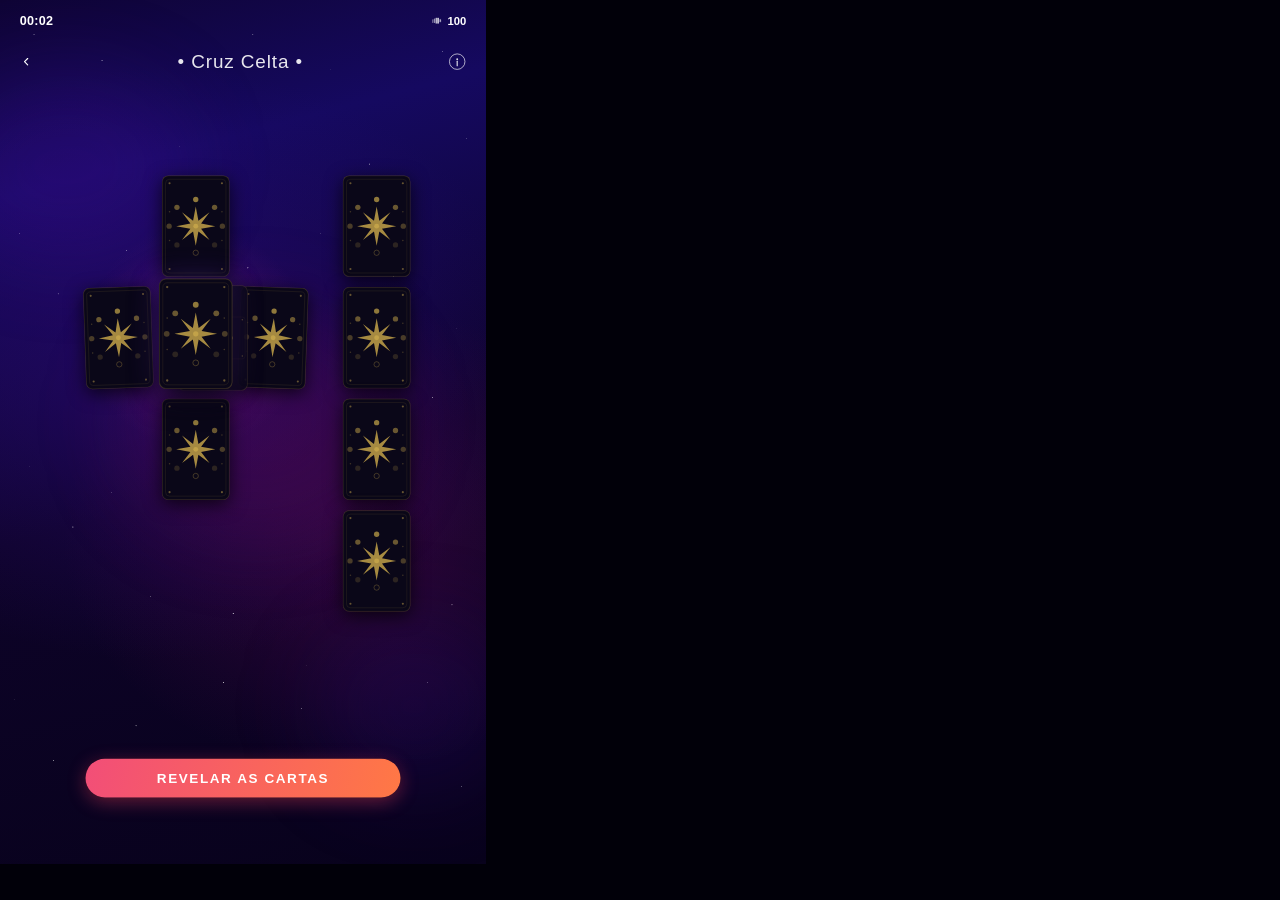
<file: apps/daily-tarot-screenshot.html>
<!DOCTYPE html>
<html lang="pt">
<head>
    <meta charset="UTF-8">
    <meta name="viewport" content="width=device-width, initial-scale=1.0">
    <title>Daily Tarot — Screenshot</title>
    <link rel="stylesheet" href="../assets/screenshot-tarot.css">
</head>
<body>

<svg style="display:none" aria-hidden="true">
  <defs>
    <symbol id="card-face" viewBox="0 0 150 225">
      <rect x="7" y="7" width="136" height="211" rx="9"
            fill="none" stroke="#c8a84b" stroke-opacity=".22" stroke-width="1"/>
      <radialGradient id="cg" cx="50%" cy="50%" r="50%">
        <stop offset="0%" stop-color="#6a3aff" stop-opacity=".14"/>
        <stop offset="100%" stop-color="#6a3aff" stop-opacity="0"/>
      </radialGradient>
      <circle cx="75" cy="112.5" r="54" fill="url(#cg)"/>
      <g transform="translate(75,112.5)" fill="#c8a84b" fill-opacity=".82">
        <polygon points="0,-44 6,-12 31,-31 12,-6 44,0 12,6 31,31 6,12 0,44 -6,12 -31,31 -12,6 -44,0 -12,-6 -31,-31 -6,-12"/>
        <circle r="5.5"/>
      </g>
      <circle cx="75"    cy="52.5"  r="6" fill="#c8a84b" fill-opacity=".70"/>
      <circle cx="117.4" cy="70.1"  r="6" fill="#c8a84b" fill-opacity=".50"/>
      <circle cx="135"   cy="112.5" r="6" fill="#c8a84b" fill-opacity=".33"/>
      <circle cx="117.4" cy="154.9" r="6" fill="#c8a84b" fill-opacity=".18"/>
      <circle cx="75"    cy="172.5" r="6" fill="none" stroke="#c8a84b" stroke-opacity=".42" stroke-width="1.5"/>
      <circle cx="32.6"  cy="154.9" r="6" fill="#c8a84b" fill-opacity=".18"/>
      <circle cx="15"    cy="112.5" r="6" fill="#c8a84b" fill-opacity=".33"/>
      <circle cx="32.6"  cy="70.1"  r="6" fill="#c8a84b" fill-opacity=".50"/>
      <circle cx="16"  cy="16"  r="2.4" fill="#c8a84b" fill-opacity=".48"/>
      <circle cx="134" cy="16"  r="2.4" fill="#c8a84b" fill-opacity=".48"/>
      <circle cx="16"  cy="209" r="2.4" fill="#c8a84b" fill-opacity=".48"/>
      <circle cx="134" cy="209" r="2.4" fill="#c8a84b" fill-opacity=".48"/>
      <circle cx="16"  cy="80"  r="1.7" fill="#c8a84b" fill-opacity=".28"/>
      <circle cx="16"  cy="145" r="1.7" fill="#c8a84b" fill-opacity=".28"/>
      <circle cx="134" cy="80"  r="1.7" fill="#c8a84b" fill-opacity=".28"/>
      <circle cx="134" cy="145" r="1.7" fill="#c8a84b" fill-opacity=".28"/>
    </symbol>
  </defs>
</svg>

<div class="screen">

  <div class="neb n1"></div>
  <div class="neb n2"></div>
  <div class="neb n3"></div>

  <div class="sbar">
    <span class="sbar-time">00:02</span>
    <div class="sbar-r">
      <svg width="22" height="14" viewBox="0 0 22 14">
        <rect x="0"  y="4" width="3" height="8"  rx="1" fill="white" opacity=".35"/>
        <rect x="4"  y="2" width="3" height="10" rx="1" fill="white" opacity=".55"/>
        <rect x="8"  y="0" width="3" height="14" rx="1" fill="white" opacity=".75"/>
        <rect x="12" y="0" width="3" height="14" rx="1" fill="white"/>
        <rect x="17" y="4" width="2.5" height="6" rx=".8" fill="none" stroke="white" stroke-width="1" opacity=".6"/>
        <rect x="17.5" y="4.5" width="2" height="5" rx=".5" fill="white" opacity=".7"/>
      </svg>
      <span class="sbar-bat">100</span>
    </div>
  </div>

  <nav class="appbar">
    <button class="ico-btn" aria-label="Voltar">
      <svg width="28" height="28" viewBox="0 0 24 24">
        <path d="M15 18l-6-6 6-6" stroke="white" stroke-width="2.2" fill="none" stroke-linecap="round" stroke-linejoin="round"/>
      </svg>
    </button>
    <h1 class="appbar-title">• Cruz Celta •</h1>
    <button class="ico-btn" aria-label="Info">
      <svg width="40" height="40" viewBox="0 0 36 36">
        <circle cx="18" cy="18" r="15.5" stroke="white" stroke-width="1.6" fill="none" stroke-opacity=".82"/>
        <circle cx="18" cy="13"  r="1.9"  fill="white" fill-opacity=".85"/>
        <path d="M18 17v9" stroke="white" stroke-width="2.4" stroke-linecap="round" stroke-opacity=".85"/>
      </svg>
    </button>
  </nav>

  <div class="cross-glow"></div>

  <div class="card pos-above">
    <svg width="150" height="225" viewBox="0 0 150 225"><use href="#card-face"/></svg>
  </div>
  <div class="card pos-left">
    <svg width="150" height="225" viewBox="0 0 150 225"><use href="#card-face"/></svg>
  </div>
  <div class="card pos-center">
    <svg width="150" height="225" viewBox="0 0 150 225"><use href="#card-face"/></svg>
  </div>
  <div class="card pos-crossing">
    <svg width="150" height="225" viewBox="0 0 150 225"><use href="#card-face"/></svg>
  </div>
  <div class="card pos-right">
    <svg width="150" height="225" viewBox="0 0 150 225"><use href="#card-face"/></svg>
  </div>
  <div class="card pos-below">
    <svg width="150" height="225" viewBox="0 0 150 225"><use href="#card-face"/></svg>
  </div>

  <div class="card staff-4">
    <svg width="150" height="225" viewBox="0 0 150 225"><use href="#card-face"/></svg>
  </div>
  <div class="card staff-3">
    <svg width="150" height="225" viewBox="0 0 150 225"><use href="#card-face"/></svg>
  </div>
  <div class="card staff-2">
    <svg width="150" height="225" viewBox="0 0 150 225"><use href="#card-face"/></svg>
  </div>
  <div class="card staff-1">
    <svg width="150" height="225" viewBox="0 0 150 225"><use href="#card-face"/></svg>
  </div>

  <div class="bottom-cta">
    <button class="reveal-btn">REVELAR AS CARTAS</button>
  </div>

</div>
</body>
</html>
</file>
<file: assets/styles.css>
:root{
    --bg1:#E04B7A;
    --bg2:#7B5CFF;
    --card: rgba(255,255,255,.10);
    --card2: rgba(255,255,255,.14);
    --stroke: rgba(255,255,255,.18);
    --text: rgba(255,255,255,.92);
    --muted: rgba(255,255,255,.75);
    --shadow: 0 24px 60px rgba(0,0,0,.22);
    --shadow2: 0 18px 45px rgba(0,0,0,.18);
    --radius: 22px;
    --radius2: 28px;
    --max: 1120px;
  }
  
  *{ box-sizing:border-box; }
  html{ scroll-behavior:smooth; }
  body{
    margin:0;
    color:var(--text);
    font-family: "Outfit", system-ui, -apple-system, Segoe UI, Roboto, Arial, sans-serif;
    background: linear-gradient(110deg, var(--bg1), var(--bg2));
    min-height:100vh;
    overflow-x:hidden;
  }
  
  /* Subtle animated glow blobs */
  .blob{
    position:fixed;
    inset:auto;
    width:520px; height:520px;
    filter: blur(60px);
    opacity:.35;
    z-index:-2;
    pointer-events:none;
    transform: translate3d(0,0,0);
    animation: float 10s ease-in-out infinite;
    background: radial-gradient(circle at 30% 30%, rgba(255,255,255,.35), rgba(255,255,255,0) 55%);
  }
  .blob.b1{ left:-160px; top:-160px; animation-delay:-2s; }
  .blob.b2{ right:-180px; bottom:-180px; animation-delay:-6s; }
  @keyframes float{
    0%,100%{ transform: translate(0,0) scale(1); }
    50%{ transform: translate(18px,-12px) scale(1.05); }
  }
  
  /* Header */
  header{
    position:sticky;
    top:0;
    z-index:50;
    backdrop-filter: blur(14px);
    background: linear-gradient(to bottom, rgba(0,0,0,.18), rgba(0,0,0,0));
    border-bottom: 1px solid rgba(255,255,255,.08);
  }
  .nav{
    max-width: var(--max);
    margin:0 auto;
    padding: 14px 18px;
    display:flex;
    align-items:center;
    justify-content:space-between;
    gap:16px;
  }
  .brand{
    display:flex;
    align-items:center;
    gap:10px;
    text-decoration:none;
    color:var(--text);
  }
  .brand-badge{
    width:38px;height:38px;
    border-radius:14px;
    background: rgba(255,255,255,.14);
    border:1px solid rgba(255,255,255,.22);
    box-shadow: var(--shadow2);
    display:grid;
    place-items:center;
    position:relative;
    overflow:hidden;
  }
  .brand-badge::after{
    content:"";
    position:absolute;
    inset:-60%;
    background: conic-gradient(from 180deg, rgba(255,255,255,.0), rgba(255,255,255,.35), rgba(255,255,255,.0));
    animation: spin 5.5s linear infinite;
  }
  @keyframes spin{ to{ transform: rotate(360deg); } }
  .brand-badge span{
    position:relative;
    font-weight:700;
    letter-spacing:.2px;
  }
  .brand-title{
    font-weight:700;
    letter-spacing:.2px;
    line-height:1;
  }
  .brand-sub{
    display:block;
    font-size:12px;
    font-weight:400;
    color:var(--muted);
    margin-top:2px;
  }
  .nav-links{
    display:flex;
    align-items:center;
    gap:10px;
    flex-wrap:wrap;
    justify-content:flex-end;
  }
  .pill{
    text-decoration:none;
    color:var(--text);
    font-weight:500;
    font-size:14px;
    padding:10px 12px;
    border-radius:999px;
    background: rgba(255,255,255,.10);
    border:1px solid rgba(255,255,255,.14);
    transition: transform .18s ease, background .18s ease, border-color .18s ease;
  }
  .pill:hover{
    transform: translateY(-1px);
    background: rgba(255,255,255,.14);
    border-color: rgba(255,255,255,.22);
  }
  
  /* Layout */
  .wrap{
    max-width: var(--max);
    margin:0 auto;
    padding: 26px 18px 70px;
  }
  
  /* Hero */
  .hero{
    display:grid;
    grid-template-columns: 1fr;
    gap:24px;
    align-items:center;
    padding: 18px 0 10px;
  }
  
  .hero-card{
    border-radius: var(--radius2);
    background: linear-gradient(180deg, rgba(255,255,255,.12), rgba(255,255,255,.06));
    border: 1px solid rgba(255,255,255,.16);
    box-shadow: var(--shadow);
    overflow:hidden;
    position:relative;
  }
  
  .hero-card::before{
    content:"";
    position:absolute;
    inset:0;
    background: radial-gradient(circle at 20% 30%, rgba(255,255,255,.22), rgba(255,255,255,0) 50%);
    pointer-events:none;
  }
  
  /* Старый блок (если когда-то вернешь картинку) */
  .hero-media{
    position:relative;
    overflow:hidden;
  }
  .hero-media img{
    width:100%;
    height:auto;
    display:block;
    transform: scale(1.02);
    transition: transform .6s ease;
  }
  .hero-card:hover .hero-media img{
    transform: scale(1.05);
  }
  
  /* ВАЖНО:
     hero-copy больше НЕ даёт паддинги, когда используется hero-grid.
     (иначе лишняя “высота/сдвиг” и странная композиция) */
  .hero-copy{
    padding: 22px 22px 18px;
  }
  
  /* Common text styles */
  .kicker{
    display:inline-flex;
    align-items:center;
    gap:10px;
    font-size:13px;
    font-weight:600;
    color: rgba(255,255,255,.84);
    padding:8px 12px;
    border-radius:999px;
    border:1px solid rgba(255,255,255,.16);
    background: rgba(0,0,0,.10);
  }
  .dot{
    width:8px;height:8px;border-radius:50%;
    background: rgba(255,255,255,.85);
    box-shadow: 0 0 0 5px rgba(255,255,255,.12);
  }
  h1{
    margin:14px 0 10px;
    font-size: clamp(28px, 4vw, 44px);
    line-height:1.05;
    letter-spacing:.2px;
  }
  .lead{
    margin:0;
    color:var(--muted);
    font-size:16px;
    line-height:1.45;
    max-width: 56ch;
  }
  .hero-actions{
    display:flex;
    gap:12px;
    flex-wrap:wrap;
    margin-top:16px;
   
  }
  .btn{
    display:inline-flex;
    align-items:center;
    justify-content:center;
    gap:10px;
    padding: 12px 14px;
    border-radius: 999px;
    font-weight:600;
    font-size:14px;
    text-decoration:none;
    cursor:pointer;
    border: 1px solid rgba(255,255,255,.16);
    transition: transform .16s ease, filter .16s ease, background .16s ease, border-color .16s ease;
    user-select:none;
    will-change: transform;
  }
  .btn-primary{
    background: rgba(255,255,255,.92);
    color: rgba(35, 20, 60, .96);
    border-color: rgba(255,255,255,.40);
  }
  .btn-primary:hover{ transform: translateY(-1px); filter: brightness(.98); }
  .btn-ghost{
    background: rgba(255,255,255,.10);
    color: var(--text);
  }
  .btn-ghost:hover{
    transform: translateY(-1px);
    background: rgba(255,255,255,.14);
    border-color: rgba(255,255,255,.22);
  }
  
  /* (старое) Right side: small feature cards — можно удалить, но оставляю чтобы не ломать если где-то используется */
  .side{
    display:flex;
    flex-direction:column;
    gap:14px;
  }
  .mini{
    border-radius: var(--radius);
    background: rgba(255,255,255,.10);
    border:1px solid rgba(255,255,255,.14);
    padding:16px 16px;
    box-shadow: var(--shadow2);
    position:relative;
    overflow:hidden;
    transform: translateZ(0);
  }
  .mini::after{
    content:"";
    position:absolute;
    right:-40px; top:-40px;
    width:140px; height:140px;
    background: radial-gradient(circle at 30% 30%, rgba(255,255,255,.22), rgba(255,255,255,0) 60%);
    filter: blur(2px);
    opacity:.9;
  }
  .mini h3{
    margin:0 0 6px;
    font-size:16px;
    letter-spacing:.2px;
  }
  .mini p{
    margin:0;
    color:var(--muted);
    font-size:14px;
    line-height:1.45;
  }
  
  /* Section */
  section{
    margin-top: 30px;
  }
  .section-head{
    display:flex;
    align-items:flex-end;
    justify-content:space-between;
    gap:14px;
    margin-bottom: 14px;
  }
  .section-head h2{
    margin:0;
    font-size: 22px;
    letter-spacing:.2px;
  }
  .section-head .hint{
    color:var(--muted);
    font-size:14px;
    max-width: 60ch;
  }
  
  /* Apps grid */
  .apps{
    display:grid;
    grid-template-columns: repeat(2, 1fr);
    gap:16px;
  }
  .app{
    border-radius: var(--radius2);
    background: linear-gradient(180deg, rgba(255,255,255,.12), rgba(255,255,255,.07));
    border: 1px solid rgba(255,255,255,.16);
    box-shadow: var(--shadow2);
    padding:22px;
    display:flex;
    gap:18px;
    align-items:flex-start;
    transition: transform .22s cubic-bezier(0.34, 1.56, 0.64, 1),
                background .22s ease,
                border-color .22s ease,
                box-shadow .22s ease;
    position:relative;
    overflow:hidden;
    min-height: 160px;
  }
  .app::before{
    content:"";
    position:absolute;
    inset:0;
    background: radial-gradient(circle at 15% 20%, rgba(255,255,255,.20), rgba(255,255,255,0) 50%);
    opacity:.75;
    pointer-events:none;
  }
  /* subtle shine on hover */
  .app::after{
    content:"";
    position:absolute;
    inset:0;
    background: linear-gradient(135deg, rgba(255,255,255,.10) 0%, rgba(255,255,255,0) 60%);
    opacity:0;
    transition: opacity .22s ease;
    pointer-events:none;
  }
  .app:hover{
    transform: translateY(-5px) scale(1.015);
    background: linear-gradient(180deg, rgba(255,255,255,.18), rgba(255,255,255,.10));
    border-color: rgba(255,255,255,.28);
    box-shadow: 0 28px 64px rgba(0,0,0,.28);
  }
  .app:hover::after{
    opacity:1;
  }
  .app:hover .app-icon{
    transform: scale(1.18) rotate(-3deg);
  }
  .app-icon{
    width:66px;height:66px;
    border-radius: 18px;
    background: rgba(255,255,255,.10);
    border:1px solid rgba(255,255,255,.16);
    flex:0 0 auto;
    overflow:hidden;
    display:grid;
    place-items:center;
    position:relative;
    z-index:1;
    transition: transform .22s cubic-bezier(0.34, 1.56, 0.64, 1);
  }
  .app-icon img{
    width:100%;
    height:100%;
    object-fit:cover;
    display:block;
  }
  .app-body{
    position:relative;
    z-index:1;
    flex:1 1 auto;
    min-width: 0;
  }
  .app-title{
    margin:0 0 4px;
    font-size:16px;
    letter-spacing:.2px;
    display:flex;
    align-items:center;
    gap:8px;
    flex-wrap:wrap;
  }
  .badge{
    font-size:12px;
    font-weight:600;
    padding:4px 10px;
    border-radius:999px;
    border:1px solid rgba(255,255,255,.16);
    background: rgba(0,0,0,.10);
    color: rgba(255,255,255,.85);
  }
  /* horizontal "Coming soon" pill in the card's top-right corner */
  .soon-ribbon{
    position:absolute;
    top:16px;
    right:16px;
    z-index:3;
    display:inline-flex;
    align-items:center;
    gap:6px;
    padding:6px 12px;
    border-radius:999px;
    line-height:1;
    font-size:11px;
    font-weight:700;
    letter-spacing:.06em;
    text-transform:uppercase;
    color:#fff;
    overflow:hidden;
    border:1px solid rgba(255,255,255,.4);
    box-shadow:0 6px 16px rgba(0,0,0,.25);
    /* animated rainbow fill that matches the icon ring */
    background: linear-gradient(100deg,
      #9b6dff, #c084fc, #5ce1e6, #ff7eb3, #9b6dff);
    background-size:240% 100%;
    animation: soon-shift 4s linear infinite;
  }
  /* running sheen sweeping across the ribbon */
  .soon-ribbon::after{
    content:'';
    position:absolute;
    top:0; left:-60%;
    width:40%; height:100%;
    background: linear-gradient(100deg,
      transparent, rgba(255,255,255,.65), transparent);
    transform: skewX(-20deg);
    animation: soon-sheen 3.2s ease-in-out infinite;
  }
  @keyframes soon-shift {
    to { background-position: 240% 0; }
  }
  @keyframes soon-sheen {
    0%   { left:-60%; }
    60%,100% { left:140%; }
  }
  @media (prefers-reduced-motion: reduce) {
    .soon-ribbon { animation: none; }
    .soon-ribbon::after { display: none; }
  }

  /* --- BeautyVault "coming soon" icon effects --- */
  /* wrapper so the glow can live OUTSIDE the clipped icon */
  .icon-soon-wrap {
    position: relative;
    flex: 0 0 auto;
    display: grid;
    place-items: center;
    isolation: isolate;
  }
  /* rotating conic gradient ring that wraps the icon */
  .icon-soon-wrap::before {
    content: '';
    position: absolute;
    inset: -4px;
    border-radius: 22px;
    background: conic-gradient(from 0deg,
      #ff9 ,#c084fc, #9b6dff, #5ce1e6, #ff7eb3, #c084fc, #ff9);
    filter: blur(7px);
    opacity: .85;
    z-index: -1;
    animation: ring-spin 4s linear infinite;
  }
  @keyframes ring-spin {
    to { transform: rotate(360deg); }
  }
  .icon-soon-wrap .app-icon {
    /* lift the icon above the glow and keep it crisp */
    z-index: 1;
  }

  /* floating sparkles drifting around the icon */
  .icon-soon-wrap .spark {
    position: absolute;
    font-size: 13px;
    line-height: 1;
    pointer-events: none;
    z-index: 2;
    filter: drop-shadow(0 0 4px rgba(192,132,252,.9));
    animation: spark-float 3s ease-in-out infinite;
  }
  .icon-soon-wrap .spark.s1 { top: -10px; right: -6px; animation-delay: 0s;   }
  .icon-soon-wrap .spark.s2 { bottom: -8px; left: -8px; animation-delay: .9s; font-size: 10px; }
  .icon-soon-wrap .spark.s3 { top: 40%; right: -12px;   animation-delay: 1.7s; font-size: 11px; }
  @keyframes spark-float {
    0%, 100% { transform: translateY(0) scale(1);   opacity: .35; }
    50%      { transform: translateY(-6px) scale(1.35); opacity: 1; }
  }

  @media (prefers-reduced-motion: reduce) {
    .icon-soon-wrap::before,
    .icon-soon-wrap .spark { animation: none; }
  }
  .app-desc{
    margin:0 0 10px;
    color:var(--muted);
    font-size:14px;
    line-height:1.45;
    overflow:hidden;
    display:-webkit-box;
    -webkit-line-clamp: 3;
    -webkit-box-orient: vertical;
  }
  .store-row{
    display:flex;
    align-items:center;
    gap:10px;
    flex-wrap:wrap;
  }
  
  /* "Google Play" button look */
  .gp{
    display:inline-flex;
    align-items:center;
    gap:2px;
    padding:10px 12px;
    border-radius: 14px;
    text-decoration:none;
    color: var(--text);
    background: rgba(255,255,255,.10);
    border:1px solid rgba(255,255,255,.16);
    transition: transform .16s ease, background .16s ease, border-color .16s ease;
    font-weight:600;
    font-size:14px;
  }
  .gp:hover{
    transform: translateY(-1px);
    background: rgba(255,255,255,.14);
    border-color: rgba(255,255,255,.22);
  }
  .gp svg{ flex:0 0 auto; }

  .app-learn-more {
    font-size: 13px;
    font-weight: 600;
    color: rgba(255,255,255,.70);
    text-decoration: none;
    transition: color .18s ease;
  }
  .app-learn-more:hover {
    color: rgba(255,255,255,1);
  }
  
  /* Footer */
  footer{
    margin-top: 34px;
    padding-top: 18px;
    border-top: 1px solid rgba(255,255,255,.14);
    color: rgba(255,255,255,.75);
  }
  .foot{
    display:flex;
    justify-content:space-between;
    gap:12px;
    flex-wrap:wrap;
    align-items:center;
  }
  .foot a{
    color: rgba(255,255,255,.86);
    text-decoration:none;
    border-bottom: 1px solid rgba(255,255,255,.28);
    transition: border-color .16s ease, opacity .16s ease, transform .16s ease;
  }
  .foot a:hover{
    border-color: rgba(255,255,255,.70);
    transform: translateY(-1px);
  }
  .small{
    font-size:13px;
    color: rgba(255,255,255,.70);
  }
  
  /* Reveal animations */
  .reveal{
    opacity: 0;
    will-change: opacity, transform;
    transition:
      opacity  0.75s cubic-bezier(0.22, 1, 0.36, 1),
      transform 0.75s cubic-bezier(0.22, 1, 0.36, 1);
  }
  /* default: slide up */
  .reveal:not([data-reveal]),
  .reveal[data-reveal="up"] {
    transform: translateY(36px);
  }
  .reveal[data-reveal="left"]  { transform: translateX(-36px); }
  .reveal[data-reveal="right"] { transform: translateX(36px); }
  .reveal[data-reveal="scale"] { transform: scale(0.93) translateY(18px); }
  .reveal[data-reveal="fade"]  { transform: none; }

  .reveal.show{
    opacity: 1;
    transform: none;
  }
  
  /* -------------------------------------------------------
     HERO GRID (NEW)
     ------------------------------------------------------- */
  
  /* Когда hero-copy используется как hero-grid — убираем старые паддинги */
  .hero-copy.hero-grid{
    padding: 38px 34px 34px;
  }
  
  /* Основная сетка */
  .hero-grid{
    display:grid;
    grid-template-columns: 1fr 320px; /* компактнее справа */
    gap: 26px;
    align-items: center;
    min-height: 320px;
  }
  
  .hero-text{ min-width:0; }
  
  /* Правый кластер */
  .hero-visual{
    position: relative;
    min-height: 260px;
    display:flex;
    align-items: center;
    flex-direction: column;
   /*  align-items: flex-end; */ /* выравниваем по правой линии */
    justify-content: center;
    padding-right: 6px;    /* чтобы не липло к бордеру hero */
  }
  
  /* Большой рейтинг — делаем “дороже” и компактнее */
  .rating-orb{
    width: 290px;
    max-width: 100%;
    border-radius: 28px; /* вместо 999px */
    border: none;
    padding: 18px 18px 16px;
    background: transparent;
   /* background: rgba(255,255,255,.10);*/
   /* border: 1px solid rgba(255,255,255,.16);*/
   /* box-shadow: 0 18px 45px rgba(0,0,0,.16);*/
    position: relative;
    overflow: hidden;
  }
  
  .rating-orb::before{
    content:"";
    position:absolute;
    inset:-20%;
    background: radial-gradient(circle at 30% 25%, rgba(255,255,255,.22), rgba(255,255,255,0) 58%);
   /* opacity:.85;*/
    opacity: .0;
  }
  
  .orb-top{
    position:relative;
    display:flex;
    align-items: baseline;
    gap: 10px;
  }
  .orb-star{ font-size: 20px; line-height:1; }
  .orb-score{
    font-size: 52px;
    font-weight: 750;
    line-height: 1;
    letter-spacing: .2px;
  }
  .orb-caption{
    position:relative;
    margin-top: 6px;
    font-size: 13px;
    font-weight: 650;
    color: rgba(255,255,255,.88);
    text-transform: lowercase;
  }
  .orb-sub{
    position:relative;
    margin-top: 8px;
    font-size: 13.5px;
    line-height: 1.35;
    color: var(--muted);
  }
  
  /* Floating icons — делаем круглыми и “decorative”, а не как кнопки */
  .float-icon{
    position:absolute;
    display:grid;
    place-items:center;
    width: 52px;
    height: 52px;
    border-radius: 999px;
    background: rgba(255,255,255,.08);
    border: 1px solid rgba(255,255,255,.14);
    box-shadow: 0 18px 40px rgba(0,0,0,.16);
    backdrop-filter: blur(10px);
    font-size: 22px;
    opacity: .9;
    animation: floaty 7s ease-in-out infinite;
  }
  
  .fi1{ right: 6px; top: 12px; animation-delay: -1.2s; }
  .fi2{ right: 44px; top: 98px; width: 58px; height: 58px; font-size: 24px; animation-delay: -3.1s; }
  
  @keyframes floaty{
    0%,100%{ transform: translateY(0); }
    50%{ transform: translateY(-10px); }
  }
  
  /* Reviews — меньше ширина, меньше “веса”, больше иерархии */
  .micro-reviews{
    margin-top: 14px;
    display:grid;
    gap: 10px;
    width: 290px;
    max-width: 100%;
  }
  
  .review{
    padding: 12px 14px;
    border-radius: 20px;
    background: rgba(255,255,255,.07);
    border: 1px solid rgba(255,255,255,.12);
    box-shadow: 0 18px 40px rgba(0,0,0,.14);
  }
  
  .stars{
    font-size: 12px;
    letter-spacing: 1px;
    color: rgba(255,255,255,.92);
    opacity: .85;
  }
  
  .review .text{
    margin-top: 6px;
    font-size: 13px;
    color: rgba(255,255,255,.82);
  }
  
  /* Второй отзыв менее заметный — чтобы не конкурировал с 4.8 */
  .micro-reviews .review:last-child{
    opacity: .88;
    transform: translateY(2px);
  }
  
  /* Responsive */
  @media (max-width: 980px){
    .apps{ grid-template-columns: 1fr; }
    .nav{ padding: 12px 14px; }
  }
  
  /* Mobile: stack visual under text */
  @media (max-width: 860px){
    .hero-grid{
      grid-template-columns: 1fr;
      padding: 30px 22px 22px;
      min-height: unset;
        align-items: start;
    }
  
    .hero-copy.hero-grid{
      padding: 30px 22px 22px;
    }
  
    .hero-visual{
      min-height: 220px;
      align-items: stretch;
      padding-right: 0;
    }
  
    .rating-orb, .micro-reviews{
      width: 100%;
    }
  
    .fi1{ right: 10px; top: -8px; }
    .fi2{ right: 44px; top: 80px; }
  }

  /* ===== Review avatar ===== */

.review-head{
  display:flex;
  align-items:center;
  gap:10px;
  margin-bottom:8px;
}

.avatar{
  width:36px;
  height:36px;
  border-radius:50%;
  object-fit:cover;

  /* стеклянный стиль */
  border:1px solid rgba(255,255,255,.28);
  box-shadow: 0 6px 16px rgba(0,0,0,.18);
  background: rgba(255,255,255,.2);
}

.review-meta{
  display:flex;
  flex-direction:column;
  line-height:1.1;
}

.review-meta .stars{
  font-size:12px;
  letter-spacing:1px;
}

.review-meta .name{
  font-size:12px;
  color: rgba(255,255,255,.75);
}

.avatar-fallback{
  display:grid;
  place-items:center;
  font-weight:700;
  font-size:14px;
  color: rgba(255,255,255,.9);
  background: linear-gradient(135deg, rgba(255,255,255,.35), rgba(255,255,255,.15));
}

/* ===== Reviews slider (no markup change) ===== */

.micro-reviews{
  position: relative;
}

/* все отзывы скрыты */
.micro-reviews .review{
  display: none;
  animation: fadeIn .45s ease;
}

/* показываем только активный */
.micro-reviews .review.is-active{
  display: block;
}

@keyframes fadeIn{
  from{
    opacity: 0;
    transform: translateY(6px);
  }
  to{
    opacity: 1;
    transform: translateY(0);
  }
}

.reviews-dots{
  align-self: center; /* игнорирует flex-end родителя */
  display: flex;
  justify-content: center;
  gap: 8px;
  margin-top: 18px;
}

.reviews-dots .dot{
  width: 7px;
  height: 7px;
  border-radius: 999px;
  border: none;
  background: rgba(255,255,255,.3);
  cursor: pointer;
  transition: all .2s ease;
}

.reviews-dots .dot.is-active{
  width: 18px;
  background: rgba(255,255,255,.75);
}


  /* =========================
   RATING COMPONENT (TESTABLE)
   ========================= */

.rating-block{
  display: flex;
  flex-direction: column;
  align-items: center;      /* ← ЦЕНТРИРОВАНИЕ */
  text-align: center;
  gap: 4px;
  position: relative;
}

.rating-block::before {
  content: "";
  position: absolute;
  inset: -48px;
  background: radial-gradient(
    circle,
    rgba(255, 255, 255, 0.22),
    rgba(255, 255, 255, 0) 65%
  );
  filter: blur(20px);
  z-index: -1;
}


/* большая цифра */
.rating-score{
  font-size: 72px;          /* ← БОЛЬШАЯ */
  font-weight: 800;
  line-height: 1;
  letter-spacing: .5px;
}

/* ряд эмоджи-звёзд */
.rating-stars{
  display: flex;
  gap: 2px;
  font-size: 32px;
  line-height: 1;
}

/* подпись */
.rating-sub{
  margin-top: 4px;
  font-size: 14px;
  color: rgba(255,255,255,.75);
  max-width: 24ch;
}

.hero-grid--single{
  grid-template-columns: 1fr;
  padding: 30px 22px 22px;


}

/* ===== Reviews: stack + nicer transition ===== */

.micro-reviews{
  position: relative;
  border-radius: 22px; /* чтобы фантомы совпадали по форме */
}

/* два "фантома" сзади — создают ощущение стека */
.micro-reviews::before,
.micro-reviews::after{
  content:"";
  position:absolute;
  inset:0;
  border-radius: 22px;
  background: rgba(255,255,255,.05);
  border: 1px solid rgba(255,255,255,.10);
  box-shadow: 0 18px 40px rgba(0,0,0,.10);
  pointer-events:none;
  z-index: 0;
}

.micro-reviews::before{
  transform: translate(10px, 10px);
  opacity: .35;
  filter: blur(.2px);
}

.micro-reviews::after{
  transform: translate(20px, 20px);
  opacity: .20;
  filter: blur(.4px);
}

/* карточки остаются в DOM, но красиво анимируются */
.micro-reviews .review{
  display: block;              /* важно: больше НЕ display:none */
  position: absolute;          /* чтобы все отзывы были "на одном месте" */
  inset: 0;
  z-index: 2;
  opacity: 0;
  transform: translateY(10px) scale(.99);
  transition: opacity .45s ease, transform .45s ease, filter .45s ease;
  pointer-events: none;
  filter: blur(2px);

  /* чтобы watermark-кавычка не вылезала */
  overflow: hidden;
}

/* активный отзыв */
.micro-reviews .review.is-active{
  opacity: 1;
  transform: translateY(0) scale(1);
  pointer-events: auto;
  filter: blur(0);
}

/* watermark-кавычка (добавляет "дорогой" визуал) */
.micro-reviews .review::before{
  content: "“";
  position: absolute;
  top: -10px;
  right: 14px;
  font-size: 84px;
  font-weight: 800;
  line-height: 1;
  opacity: .10;
  pointer-events: none;
}

/* контейнер должен иметь высоту (иначе absolute-элементы не дают высоту) */
.micro-reviews{
  min-height: 170px; /* подстрой под свой дизайн */
}

/* ===== Dots progress (timeline) ===== */

.reviews-dots .dot{
  position: relative;
  overflow: hidden;
}

/* бегущая "заливка" внутри активной точки */
.reviews-dots .dot.is-active::after{
  content:"";
  position:absolute;
  inset: 0;
  background: rgba(255,255,255,.75);
  transform: scaleX(0);
  transform-origin: left;
  animation: dotFill var(--dotDur, 3500ms) linear forwards;
}

/* чтобы сохранялась твоя вытянутая активная точка */
.reviews-dots .dot.is-active{
  overflow: hidden;
}

@keyframes dotFill{
  to{ transform: scaleX(1); }
}


/* =============================================
   REVIEWS CAROUSEL
   ============================================= */

.reviews-section {
  margin-top: 50px;
}

/* Outer container — позиционирует кнопки поверх карусели */
.carousel-outer {
  position: relative;
  padding: 0 52px;
}

/* Обёртка трека — без маски, тени не обрезаются */
.carousel-wrapper {
  padding: 48px 0 90px;
}

/* Трек — контейнер для карточек */
.carousel-track {
  position: relative;
  height: 250px;
  display: flex;
  align-items: center;
  justify-content: center;
}

/* ── Карточка отзыва ── */
.r-card {
  position: absolute;
  left: 50%;
  top: 50%;
  width: 340px;
  max-width: calc(100vw - 130px);
  display: flex;
  flex-direction: column;

  background: linear-gradient(160deg, rgba(255,255,255,.18) 0%, rgba(255,255,255,.08) 100%);
  border: 1px solid rgba(255,255,255,.20);
  border-radius: 26px;
  padding: 26px 24px 22px;
  box-shadow: 0 20px 50px rgba(0,0,0,.20);
  overflow: hidden;

  transition:
    transform 0.60s cubic-bezier(0.34, 1.10, 0.64, 1),
    opacity   0.55s ease,
    box-shadow 0.55s ease,
    filter    0.55s ease;

  will-change: transform, opacity, filter;
  cursor: default;
  user-select: none;
}

/* Внутренний блик */
.r-card::before {
  content: "";
  position: absolute;
  inset: 0;
  background: radial-gradient(ellipse at 22% 12%, rgba(255,255,255,.22) 0%, transparent 58%);
  pointer-events: none;
  border-radius: inherit;
}

/* Декоративная кавычка */
.r-card::after {
  content: "\201C";
  position: absolute;
  top: -4px;
  right: 14px;
  font-size: 110px;
  font-weight: 800;
  line-height: 1;
  color: rgba(255,255,255,.07);
  pointer-events: none;
}

/* ── Позиции карточек (data-offset устанавливается JS) ── */

/* Центральная — активная */
.r-card[data-offset="0"] {
  transform: translate(-50%, -50%) scale(1);
  opacity: 1;
  z-index: 5;
  box-shadow:
    0 32px 80px rgba(0,0,0,.28),
    0 0 0 1px rgba(255,255,255,.28),
    0 0 50px rgba(255,255,255,.07);
  filter: blur(0);
}

/* ±1 */
.r-card[data-offset="1"] {
  transform: translate(calc(-50% + 310px), -50%) scale(0.83);
  opacity: 0.52;
  z-index: 3;
  filter: blur(0.6px);
}
.r-card[data-offset="-1"] {
  transform: translate(calc(-50% - 310px), -50%) scale(0.83);
  opacity: 0.52;
  z-index: 3;
  filter: blur(0.6px);
}

/* ±2 — скрыты, чтобы не выходить за пределы контейнера */
.r-card[data-offset="2"],
.r-card[data-offset="-2"] {
  opacity: 0;
  pointer-events: none;
  transform: translate(-50%, -50%) scale(0.65);
}

/* Скрытые (вне диапазона -2..+2) */
.r-card:not([data-offset="0"]):not([data-offset="1"]):not([data-offset="-1"]):not([data-offset="2"]):not([data-offset="-2"]) {
  opacity: 0;
  pointer-events: none;
  transform: translate(-50%, -50%) scale(0.55);
}

/* ── Содержимое карточки ── */

.r-stars {
  font-size: 18px;
  letter-spacing: 3px;
  color: #FFD055;
  margin-bottom: 12px;
  text-shadow: 0 0 12px rgba(255, 208, 85, .45);
}

.r-text {
  margin: 0 0 18px;
  font-size: 13.5px;
  line-height: 1.58;
  color: rgba(255,255,255,.87);
  flex: 1;
}

.r-author {
  display: flex;
  align-items: center;
  gap: 11px;
  padding-top: 14px;
  border-top: 1px solid rgba(255,255,255,.10);
  margin-top: auto;
}

.r-avatar {
  width: 38px;
  height: 38px;
  border-radius: 50%;
  display: grid;
  place-items: center;
  font-weight: 700;
  font-size: 15px;
  color: #fff;
  flex: 0 0 auto;
  border: 1.5px solid rgba(255,255,255,.28);
  box-shadow: 0 4px 12px rgba(0,0,0,.18);
}

.r-info {
  display: flex;
  flex-direction: column;
  gap: 2px;
}

.r-name {
  font-size: 14px;
  font-weight: 600;
  color: rgba(255,255,255,.92);
}

.r-app {
  font-size: 12px;
  color: rgba(255,255,255,.55);
}

/* ── Кнопки навигации ── */

.carousel-btn {
  position: absolute;
  top: 50%;
  transform: translateY(-50%);
  width: 44px;
  height: 44px;
  border-radius: 50%;
  border: 1px solid rgba(255,255,255,.22);
  background: rgba(255,255,255,.12);
  color: rgba(255,255,255,.90);
  cursor: pointer;
  display: grid;
  place-items: center;
  backdrop-filter: blur(12px);
  z-index: 10;
  transition:
    transform .20s cubic-bezier(0.34, 1.4, 0.64, 1),
    background .18s ease,
    border-color .18s ease,
    box-shadow .18s ease;
}

.carousel-btn:hover {
  background: rgba(255,255,255,.22);
  border-color: rgba(255,255,255,.40);
  transform: translateY(-50%) scale(1.10);
  box-shadow: 0 8px 24px rgba(0,0,0,.22);
}

.carousel-btn:active {
  transform: translateY(-50%) scale(0.96);
}

.carousel-prev { left: 0; }
.carousel-next { right: 0; }

/* ── Индикаторные точки ── */

.carousel-dots-row {
  display: flex;
  justify-content: center;
  gap: 8px;
  margin-top: -58px; /* подтягиваем в область тени карточки */
  position: relative;
  z-index: 6; /* выше карточек, ниже кнопок */
}

.cdot {
  width: 8px;
  height: 8px;
  border-radius: 999px;
  border: none;
  background: rgba(255,255,255,.28);
  cursor: pointer;
  padding: 0;
  position: relative;
  overflow: hidden;
  transition: width .30s cubic-bezier(0.34, 1.2, 0.64, 1), background .25s ease;
}

.cdot.cdot-active {
  width: 26px;
  background: rgba(255,255,255,.50);
}

/* Прогресс-заливка активной точки */
.cdot.cdot-active::after {
  content: "";
  position: absolute;
  inset: 0;
  background: rgba(255,255,255,.90);
  transform: scaleX(0);
  transform-origin: left;
  animation: cdotFill 3000ms linear forwards;
}

@keyframes cdotFill {
  to { transform: scaleX(1); }
}

/* ── Адаптив ── */

@media (max-width: 860px) {
  .carousel-outer { padding: 0 46px; }

  .r-card[data-offset="1"] {
    transform: translate(calc(-50% + 260px), -50%) scale(0.82);
    opacity: 0.45;
  }
  .r-card[data-offset="-1"] {
    transform: translate(calc(-50% - 260px), -50%) scale(0.82);
    opacity: 0.45;
  }
  .r-card[data-offset="2"],
  .r-card[data-offset="-2"] {
    opacity: 0;
    pointer-events: none;
  }
}

@media (max-width: 560px) {
  .carousel-outer { padding: 0 40px; }
  .carousel-wrapper { padding: 36px 0 28px; }
  .carousel-track { height: 270px; }

  .r-card {
    width: calc(100vw - 100px);
    max-width: 320px;
    padding: 22px 18px 18px;
  }

  .r-card[data-offset="1"] {
    transform: translate(calc(-50% + 200px), -50%) scale(0.80);
    opacity: 0.35;
  }
  .r-card[data-offset="-1"] {
    transform: translate(calc(-50% - 200px), -50%) scale(0.80);
    opacity: 0.35;
  }

  .carousel-btn { width: 38px; height: 38px; }
}

/* =============================================
   HERO FLOATING CLUSTER
   ============================================= */

.float-cluster {
  position: relative;
  width: 270px;
  height: 250px;
  flex: 0 0 auto;
}

/* Sparkle частицы */
.sp {
  position: absolute;
  line-height: 1;
  pointer-events: none;
  animation: spDrift 5s ease-in-out infinite, spFade 5s ease-in-out infinite;
}

@keyframes spDrift {
  0%, 100% { transform: translateY(0) rotate(0deg); }
  50%       { transform: translateY(-10px) rotate(15deg); }
}

@keyframes spFade {
  0%, 100% { opacity: .25; }
  50%       { opacity: .85; }
}

/* Размеры, позиции, задержки */
.sp-1 { font-size: 26px; top: 8px;  left: 10px;  color: #FFD055; animation-delay: 0s;     animation-duration: 5.5s; }
.sp-2 { font-size: 14px; top: 20px; right: 18px; color: #fff;    animation-delay: -1.2s;  animation-duration: 4.8s; }
.sp-3 { font-size: 10px; top: 50%;  left: 4px;   color: #FFD055; animation-delay: -2.8s;  animation-duration: 6.2s; }
.sp-4 { font-size: 20px; bottom: 18px; left: 14px; color: #fff;  animation-delay: -0.6s;  animation-duration: 5.0s; }
.sp-5 { font-size: 13px; bottom: 10px; right: 12px; color: #FFD055; animation-delay: -3.5s; animation-duration: 4.5s; }
.sp-6 { font-size: 8px;  top: 30px; left: 42%;   color: #fff;    animation-delay: -4.2s;  animation-duration: 6.8s; }
.sp-7 { font-size: 18px; top: 12px; right: 46px; color: #FFD055; animation-delay: -1.8s;  animation-duration: 5.2s; }
.sp-8 { font-size: 9px;  bottom: 35px; right: 6px; color: #fff;  animation-delay: -5s;    animation-duration: 4.2s; }

@keyframes fcFloat {
  0%, 100% { transform: translateY(0px); }
  50%       { transform: translateY(-11px); }
}

@keyframes fcFloatCenter {
  0%, 100% { transform: translate(-50%, -50%) translateY(0px); }
  50%       { transform: translate(-50%, -50%) translateY(-11px); }
}

/* Рейтинг-бейдж в центре поверх иконок */
.fc-badge {
  position: absolute;
  top: 50%;
  left: 50%;
  background: linear-gradient(
    160deg,
    rgba(255,255,255,.34) 0%,
    rgba(255,228,130,.10) 52%,
    rgba(255,255,255,.16) 100%
  );
  border: 1px solid rgba(255,255,255,.44);
  border-radius: 26px;
  backdrop-filter: blur(28px);
  -webkit-backdrop-filter: blur(28px);
  padding: 18px 28px 20px;
  display: flex;
  flex-direction: column;
  align-items: center;
  gap: 4px;
  box-shadow:
    0 24px 64px rgba(0,0,0,.38),
    0 0 0 1px rgba(255,255,255,.18) inset,
    0 2px 0 rgba(255,255,255,.44) inset;
  white-space: nowrap;
  z-index: 6;
  animation: fcFloatCenter 6s ease-in-out infinite;
  animation-delay: -2.5s;
  overflow: hidden;
}

/* Shimmer-пробег поверх карточки */
.fc-badge::after {
  content: "";
  position: absolute;
  inset: 0;
  background: linear-gradient(
    108deg,
    transparent 25%,
    rgba(255,255,255,.20) 50%,
    transparent 75%
  );
  clip-path: inset(0 round 26px);
  transform: translateX(-120%);
  animation: shimmerSweep 4.5s ease-in-out infinite;
  animation-delay: -0.5s;
  pointer-events: none;
}

@keyframes shimmerSweep {
  0%   { transform: translateX(-120%); opacity: 0; }
  15%  { opacity: 1; }
  85%  { opacity: 1; }
  100% { transform: translateX(220%); opacity: 0; }
}

/* Ореол — отдельный элемент, чтобы не конфликтовать с overflow:hidden на бейдже */
.fc-halo {
  position: absolute;
  top: 50%;
  left: 50%;
  transform: translate(-50%, -50%);
  width: 210px;
  height: 160px;
  background: radial-gradient(circle,
    rgba(255,255,255,.24) 0%,
    rgba(255,208,85,.14) 45%,
    transparent 70%
  );
  filter: blur(18px);
  z-index: 5;
  pointer-events: none;
  border-radius: 50%;
  animation: haloBreath 4s ease-in-out infinite;
  animation-delay: -2.5s;
}

@keyframes haloBreath {
  0%, 100% { opacity: .85; transform: translate(-50%, -50%) scale(1); }
  50%       { opacity: 1;   transform: translate(-50%, -50%) scale(1.12); }
}

.fc-label {
  font-size: 10px;
  font-weight: 600;
  letter-spacing: 1.8px;
  text-transform: uppercase;
  color: rgba(255,255,255,.50);
  margin-bottom: 2px;
}

.fc-divider {
  width: 44px;
  height: 1px;
  background: linear-gradient(90deg, transparent, rgba(255,208,85,.55), transparent);
  margin: 3px 0 1px;
}

.fc-score {
  font-size: 56px;
  font-weight: 900;
  line-height: 1;
  letter-spacing: -2px;
  text-shadow: 0 2px 24px rgba(255,255,255,.28);
}

.fc-stars {
  font-size: 17px;
  letter-spacing: 4px;
  color: #FFD055;
  text-shadow:
    0 0 8px  rgba(255,208,85,.80),
    0 0 24px rgba(255,208,85,.50);
  animation: starsGlow 3.5s ease-in-out infinite;
}

@keyframes starsGlow {
  0%, 100% {
    text-shadow: 0 0 8px rgba(255,208,85,.80), 0 0 24px rgba(255,208,85,.50);
  }
  50% {
    text-shadow: 0 0 14px rgba(255,208,85,1), 0 0 40px rgba(255,208,85,.70);
  }
}

.fc-sub {
  font-size: 11px;
  color: rgba(255,255,255,.60);
  font-weight: 500;
  letter-spacing: .4px;
  margin-top: 1px;
}

/* Адаптив — центрируем кластер на мобилке */
@media (max-width: 860px) {
  .hero-visual {
    align-items: center;
  }

  .float-cluster {
    width: 240px;
    height: 220px;
  }

  .fc-1 { width: 82px; height: 82px; }
  .fc-2 { width: 70px; height: 70px; }
  .fc-3 { width: 74px; height: 74px; }
  .fc-4 { width: 66px; height: 66px; }
}

/* =============================================
   NAV ACCENT PILL
   ============================================= */

.pill-accent {
  background: rgba(255,255,255,.18);
  border-color: rgba(255,255,255,.28);
  font-weight: 600;
}
.pill-accent:hover {
  background: rgba(255,255,255,.26);
  border-color: rgba(255,255,255,.40);
}

/* =============================================
   STATS BAR
   ============================================= */

.stats-bar {
  display: flex;
  align-items: center;
  justify-content: space-around;
  background: linear-gradient(180deg, rgba(255,255,255,.10), rgba(255,255,255,.06));
  border: 1px solid rgba(255,255,255,.14);
  border-radius: var(--radius2);
  box-shadow: var(--shadow2);
  padding: 22px 28px;
  margin-top: 14px;
  gap: 0;
}

.stat-item {
  flex: 1;
  display: flex;
  flex-direction: column;
  align-items: center;
  gap: 5px;
  text-align: center;
}

.stat-num {
  font-size: 26px;
  font-weight: 800;
  line-height: 1;
  letter-spacing: -.5px;
  color: var(--text);
}

.stat-label {
  font-size: 12px;
  color: var(--muted);
  font-weight: 500;
  letter-spacing: .2px;
}

.stat-sep {
  width: 1px;
  height: 38px;
  background: rgba(255,255,255,.14);
  flex: 0 0 auto;
}

/* =============================================
   ABOUT
   ============================================= */

.about-grid {
  display: grid;
  grid-template-columns: 1fr 1fr;
  gap: 28px;
  align-items: start;
}

.about-lead {
  font-size: 20px;
  font-weight: 600;
  line-height: 1.35;
  margin: 0 0 14px;
}

.about-body {
  font-size: 15px;
  line-height: 1.65;
  color: var(--muted);
  margin: 0;
}

.about-values {
  display: flex;
  flex-direction: column;
  gap: 12px;
}

.value-card {
  background: linear-gradient(145deg, rgba(255,255,255,.12), rgba(255,255,255,.06));
  border: 1px solid rgba(255,255,255,.16);
  border-radius: var(--radius);
  padding: 18px 20px;
  display: flex;
  align-items: center;
  gap: 16px;
  box-shadow: var(--shadow2);
  transition: transform .2s ease, background .2s ease, border-color .2s ease;
  position: relative;
  overflow: hidden;
}

/* top shimmer line */
.value-card::before {
  content: "";
  position: absolute;
  inset: 0 0 auto 0;
  height: 1px;
  background: linear-gradient(90deg, transparent, rgba(255,255,255,.35), transparent);
}

.value-card:hover {
  transform: translateX(4px);
  background: linear-gradient(145deg, rgba(255,255,255,.16), rgba(255,255,255,.08));
  border-color: rgba(255,255,255,.24);
}

/* Icon orb */
.value-icon {
  width: 42px;
  height: 42px;
  border-radius: 14px;
  flex: 0 0 auto;
  display: grid;
  place-items: center;
  font-size: 17px;
  border: 1px solid rgba(255,255,255,.22);
  backdrop-filter: blur(6px);
  box-shadow: 0 4px 14px rgba(0,0,0,.18);
}

/* Per-card accent colors */
.value-card:nth-child(1) .value-icon {
  background: linear-gradient(135deg, rgba(122, 85, 255, .55), rgba(180, 130, 255, .35));
}
.value-card:nth-child(2) .value-icon {
  background: linear-gradient(135deg, rgba(224, 75, 122, .55), rgba(255, 140, 180, .35));
}
.value-card:nth-child(3) .value-icon {
  background: linear-gradient(135deg, rgba(60, 170, 255, .55), rgba(120, 210, 255, .35));
}

.value-title {
  font-size: 14px;
  font-weight: 700;
  margin-bottom: 3px;
  letter-spacing: .1px;
}

.value-body {
  font-size: 13px;
  color: var(--muted);
  line-height: 1.45;
}

/* =============================================
   WORK WITH US (COLLAB)
   ============================================= */

.collab-card {
  background: linear-gradient(135deg, rgba(255,255,255,.16) 0%, rgba(255,255,255,.07) 100%);
  border: 1px solid rgba(255,255,255,.22);
  border-radius: var(--radius2);
  box-shadow: var(--shadow);
  padding: 36px 40px;
  display: flex;
  align-items: center;
  justify-content: space-between;
  gap: 32px;
  position: relative;
  overflow: hidden;
}

.collab-card::before {
  content: "";
  position: absolute;
  inset: 0;
  background: radial-gradient(circle at 85% 50%, rgba(255,255,255,.12), transparent 55%);
  pointer-events: none;
}

.collab-left { flex: 1; min-width: 0; position: relative; }

.collab-title {
  margin: 12px 0 10px;
  font-size: clamp(22px, 3vw, 30px);
  line-height: 1.1;
}

.collab-body {
  margin: 0 0 18px;
  color: var(--muted);
  font-size: 15px;
  line-height: 1.55;
  max-width: 52ch;
}

.collab-tags {
  display: flex;
  flex-wrap: wrap;
  gap: 8px;
}

.ctag {
  font-size: 12px;
  font-weight: 600;
  padding: 5px 12px;
  border-radius: 999px;
  border: 1px solid rgba(255,255,255,.16);
  background: rgba(0,0,0,.10);
  color: rgba(255,255,255,.80);
}

.collab-cta {
  flex: 0 0 auto;
  position: relative;
}

/* =============================================
   CONTACT
   ============================================= */

.contact-card {
  background: linear-gradient(180deg, rgba(255,255,255,.10), rgba(255,255,255,.06));
  border: 1px solid rgba(255,255,255,.14);
  border-radius: var(--radius2);
  box-shadow: var(--shadow2);
  padding: 48px 40px;
  text-align: center;
  display: flex;
  flex-direction: column;
  align-items: center;
  gap: 14px;
}

.contact-title {
  margin: 0;
  font-size: clamp(24px, 3vw, 34px);
}

.contact-body {
  margin: 0;
  color: var(--muted);
  font-size: 15px;
  line-height: 1.55;
  max-width: 50ch;
}

.contact-email {
  display: inline-flex;
  align-items: center;
  margin-top: 6px;
  font-size: 18px;
  font-weight: 700;
  color: var(--text);
  text-decoration: none;
  padding: 14px 30px;
  border-radius: 999px;
  background: rgba(255,255,255,.14);
  border: 1px solid rgba(255,255,255,.24);
  transition: background .18s ease, transform .18s ease, border-color .18s ease;
  letter-spacing: .2px;
}

.contact-email:hover {
  background: rgba(255,255,255,.20);
  border-color: rgba(255,255,255,.36);
  transform: translateY(-2px);
}

/* Contact form */
.contact-form {
  width: 100%;
  max-width: 560px;
  display: flex;
  flex-direction: column;
  gap: 14px;
  margin-top: 8px;
}

.cf-row {
  display: grid;
  grid-template-columns: 1fr 1fr;
  gap: 14px;
}

.cf-field {
  display: flex;
  flex-direction: column;
  gap: 6px;
}

.cf-label {
  font-size: 12px;
  font-weight: 600;
  letter-spacing: .4px;
  text-transform: uppercase;
  color: rgba(255,255,255,.60);
}

.cf-input {
  background: rgba(255,255,255,.10);
  border: 1px solid rgba(255,255,255,.18);
  border-radius: 14px;
  padding: 12px 16px;
  font-family: inherit;
  font-size: 14px;
  color: var(--text);
  outline: none;
  transition: background .18s ease, border-color .18s ease;
  width: 100%;
  box-sizing: border-box;
}

.cf-input::placeholder {
  color: rgba(255,255,255,.35);
}

.cf-input:focus {
  background: rgba(255,255,255,.15);
  border-color: rgba(255,255,255,.40);
}

.cf-textarea {
  resize: vertical;
  min-height: 110px;
  line-height: 1.5;
}

.cf-submit {
  align-self: flex-end;
  margin-top: 4px;
}

.cf-input--error {
  border-color: rgba(255, 100, 100, .6);
  background: rgba(255, 80, 80, .08);
}

.cf-error {
  font-size: 12px;
  color: rgba(255, 160, 160, .95);
  margin-top: 2px;
}

/* Success state — hidden by default, shown via .is-visible */
.cf-success {
  display: none;
  flex-direction: column;
  align-items: center;
  gap: 10px;
  padding: 28px;
}
.cf-success.is-visible {
  display: flex;
  animation: cfFadeIn .4s ease;
}

.cf-success-icon {
  width: 48px;
  height: 48px;
  border-radius: 50%;
  background: linear-gradient(135deg, rgba(122,85,255,.5), rgba(60,170,255,.4));
  border: 1px solid rgba(255,255,255,.22);
  display: grid;
  place-items: center;
  font-size: 22px;
}

.cf-success p {
  margin: 0;
  font-size: 15px;
  color: var(--muted);
}

@keyframes cfFadeIn {
  from { opacity: 0; transform: translateY(10px); }
  to   { opacity: 1; transform: translateY(0); }
}

@media (max-width: 560px) {
  .cf-row { grid-template-columns: 1fr; }
  .cf-submit { align-self: stretch; text-align: center; }
}

/* =============================================
   RESPONSIVE — new sections
   ============================================= */

@media (max-width: 860px) {
  .about-grid { grid-template-columns: 1fr; }

  .collab-card {
    flex-direction: column;
    align-items: flex-start;
    padding: 28px 24px;
    gap: 24px;
  }

  .collab-cta { align-self: flex-start; }
}

@media (max-width: 560px) {
  .stats-bar {
    display: grid;
    grid-template-columns: 1fr 1fr;
    gap: 16px;
    padding: 20px;
  }
  .stat-sep { display: none; }

  .contact-card { padding: 32px 20px; }
}

.policy {
  max-width: 900px;      /* комфортная ширина для чтения */
  margin: 0 auto;          /* центрирование */
  padding: 0 20px;         /* глобальные отступы слева/справа */
  box-sizing: border-box;
  margin-top: 50px;
  margin-bottom: 70px;
}

.policy h1 {
  text-align: center;
}
/* только ссылки с кастомным стилем */
.policy a.external-link {
  color: #ffffff;
  text-decoration: underline;
  text-underline-offset: 3px;
  opacity: 0.7;
  transition: color 0.2s ease, text-decoration-color 0.2s ease, opacity 0.2s ease;
}

.policy a.external-link:hover {
  color: #8d2a8e;
  text-decoration-color: transparent;
  opacity: 1;
}

.policy a.external-link::after {
  content: "↗";
  font-size: 0.75em;
}

.policy p {
  line-height: 1.6;
  margin-bottom: 1.2em;
}

.policy ul {
  margin-top: 0.8em;
  margin-bottom: 1.2em;
}

.policy li {
  margin-bottom: 6px;
}

.policy .app-terms-title {
  text-align: center;
  margin-top: 60px;
}

.policy .app-terms-card {
  margin-bottom: 16px;
}

.policy .app-terms-card summary {
  list-style: none;
  cursor: pointer;
  padding: 20px 22px;
  font-weight: 600;
  font-size: 1.05rem;
  display: flex;
  align-items: center;
  justify-content: space-between;
  gap: 12px;
  background: var(--card);
  border: 1px solid rgba(255,255,255,.12);
  border-radius: 16px;
  transition: background 0.2s ease, border-color 0.2s ease;
}

.policy .app-terms-card[open] summary {
  background: var(--card2);
}

.policy .app-terms-card summary::-webkit-details-marker {
  display: none;
}

.policy .app-terms-card summary::after {
  content: "+";
  font-size: 1.4em;
  line-height: 1;
  opacity: 0.7;
  transition: transform 0.2s ease;
}

.policy .app-terms-card[open] summary::after {
  content: "−";
}

.policy .app-terms-body {
  padding: 8px 4px 0;
}

.policy .app-terms-body h3 {
  margin-top: 1.6em;
}

/* =============================================
   ACCOUNT DELETION PAGE (BeautyTracker)
   ============================================= */

.deletion {
  max-width: 860px;
  margin: 0 auto;
  padding: 60px 20px 90px;
}

.deletion .del-hero {
  text-align: center;
  margin-bottom: 44px;
}

.del-eyebrow {
  display: inline-block;
  padding: 6px 14px;
  border-radius: 999px;
  font-size: 12px;
  font-weight: 700;
  letter-spacing: .12em;
  text-transform: uppercase;
  color: var(--text);
  background: rgba(255,255,255,.10);
  border: 1px solid var(--stroke);
  margin-bottom: 18px;
}

.deletion .del-hero h1 {
  margin: 0 0 14px;
  font-size: clamp(30px, 5vw, 44px);
  line-height: 1.08;
}

.del-lead {
  margin: 0 auto;
  max-width: 56ch;
  color: var(--muted);
  font-size: 17px;
  line-height: 1.6;
}

/* Two-column method cards */
.del-grid {
  display: grid;
  grid-template-columns: 1fr 1fr;
  gap: 18px;
  margin-bottom: 18px;
}

.del-grid--single {
  grid-template-columns: 1fr;
}

.del-card {
  background: linear-gradient(145deg, rgba(255,255,255,.13), rgba(255,255,255,.06));
  border: 1px solid rgba(255,255,255,.16);
  border-radius: var(--radius2);
  padding: 28px 26px;
  box-shadow: var(--shadow2);
  position: relative;
  overflow: hidden;
  transition: transform .2s ease, background .2s ease, border-color .2s ease;
}

.del-card::before {
  content: "";
  position: absolute;
  inset: 0 0 auto 0;
  height: 1px;
  background: linear-gradient(90deg, transparent, rgba(255,255,255,.35), transparent);
}

.del-card:hover {
  transform: translateY(-3px);
  background: linear-gradient(145deg, rgba(255,255,255,.17), rgba(255,255,255,.08));
  border-color: rgba(255,255,255,.26);
}

.del-icon {
  width: 50px;
  height: 50px;
  border-radius: 16px;
  display: grid;
  place-items: center;
  font-size: 22px;
  margin-bottom: 16px;
  border: 1px solid rgba(255,255,255,.22);
  box-shadow: 0 6px 18px rgba(0,0,0,.18);
}

.del-card:nth-child(1) .del-icon {
  background: linear-gradient(135deg, rgba(224, 75, 122, .55), rgba(255, 140, 180, .35));
}
.del-card:nth-child(2) .del-icon {
  background: linear-gradient(135deg, rgba(122, 85, 255, .55), rgba(180, 130, 255, .35));
}

.del-card h2 {
  margin: 0 0 8px;
  font-size: 20px;
}

.del-card p {
  margin: 0 0 14px;
  color: var(--muted);
  font-size: 14.5px;
  line-height: 1.55;
}

.del-card .del-note {
  margin-bottom: 0;
  font-size: 13px;
  opacity: .85;
}

/* Settings path chip */
.del-path {
  display: inline-flex;
  align-items: center;
  flex-wrap: wrap;
  gap: 8px;
  padding: 10px 14px;
  border-radius: 14px;
  background: rgba(0,0,0,.16);
  border: 1px solid rgba(255,255,255,.14);
  font-weight: 600;
  font-size: 14px;
  margin-bottom: 14px;
}

.del-path .sep {
  opacity: .55;
  font-weight: 400;
}

.del-card .btn {
  margin-bottom: 14px;
}

/* Full-width info panels */
.del-panel {
  background: var(--card);
  border: 1px solid var(--stroke);
  border-radius: var(--radius2);
  padding: 28px 30px;
  margin-bottom: 18px;
}

.del-panel h2 {
  margin: 0 0 16px;
  font-size: 20px;
  display: flex;
  align-items: center;
  gap: 12px;
}

.del-panel h2 .del-mini {
  width: 34px;
  height: 34px;
  border-radius: 11px;
  display: grid;
  place-items: center;
  font-size: 16px;
  flex: 0 0 auto;
  background: rgba(255,255,255,.12);
  border: 1px solid rgba(255,255,255,.2);
}

.del-panel p {
  margin: 0;
  color: var(--muted);
  line-height: 1.6;
}

.del-data-list {
  list-style: none;
  margin: 0;
  padding: 0;
  display: grid;
  grid-template-columns: 1fr 1fr;
  gap: 10px 22px;
}

.del-data-list li {
  position: relative;
  padding-left: 26px;
  line-height: 1.5;
  color: var(--text);
}

.del-data-list li::before {
  content: "✓";
  position: absolute;
  left: 0;
  top: 1px;
  width: 18px;
  height: 18px;
  border-radius: 50%;
  display: grid;
  place-items: center;
  font-size: 11px;
  font-weight: 700;
  color: rgba(35,20,60,.95);
  background: rgba(255,255,255,.9);
}

/* small two-up row for retention + subscriptions */
.del-row {
  display: grid;
  grid-template-columns: 1fr 1fr;
  gap: 18px;
  margin-bottom: 18px;
}

.del-row .del-panel { margin-bottom: 0; }

.del-30 {
  color: #ffffff;
  font-weight: 700;
}

/* contact callout */
.del-contact {
  text-align: center;
  background: linear-gradient(135deg, rgba(255,255,255,.16) 0%, rgba(255,255,255,.07) 100%);
  border: 1px solid rgba(255,255,255,.22);
  border-radius: var(--radius2);
  box-shadow: var(--shadow);
  padding: 34px 30px;
}

.del-contact h2 { margin: 0 0 8px; font-size: 22px; }
.del-contact p { margin: 0 0 18px; color: var(--muted); }

@media (max-width: 720px) {
  .del-grid,
  .del-row,
  .del-data-list {
    grid-template-columns: 1fr;
  }
}


/* =============================================
   HERO SLIDES: the studio hero and the new game banner take turns
   (assets/main.js → heroSlides). Both sit in one grid cell, so the
   card keeps the height of the taller one and nothing jumps.
   ============================================= */
.hero-slides {
  display: grid;
}

.hero-slides > .hero-copy,
.hero-slides > .hero-game {
  grid-area: 1 / 1;
  transition: opacity .9s ease, visibility .9s;
}

/* Without the script only the studio hero shows, as before. */
.hero-game {
  opacity: 0;
  visibility: hidden;
}

.hero-slides.is-rotating > .hero-copy,
.hero-slides.is-rotating > .hero-game {
  opacity: 0;
  visibility: hidden;
}

.hero-slides.is-rotating > .is-active {
  opacity: 1;
  visibility: visible;
}

/* The game banner: the key art fills the card, the text sits on the left over a soft shade. */
.hero-game {
  position: relative;
  display: flex;
  align-items: center;
  min-height: 360px;
  padding: 38px 34px 34px;
  overflow: hidden;
  border-radius: inherit;
}

.hero-game-bg {
  position: absolute;
  inset: 0;
  width: 100%;
  height: 100%;
  object-fit: cover;
  object-position: 62% 30%;
  transform: scale(1.04);
  transition: transform 7s ease-out;
}

.hero-slides.is-rotating > .hero-game.is-active .hero-game-bg {
  transform: scale(1);
}

.hero-game::before {
  content: "";
  position: absolute;
  inset: 0;
  background: linear-gradient(90deg,
    rgba(120,30,80,.78) 0%,
    rgba(150,50,110,.55) 32%,
    rgba(150,50,110,0) 58%);
  z-index: 1;
  pointer-events: none;
}

.hero-game-text {
  position: relative;
  z-index: 2;
  max-width: 440px;
  text-shadow: 0 2px 14px rgba(60,10,40,.35);
}

.hero-game-title {
  margin: 14px 0 10px;
  font-size: clamp(28px, 4vw, 44px);
  line-height: 1.05;
  letter-spacing: .2px;
}

.hero-game .lead { color: rgba(255,255,255,.9); }

@media (max-width: 860px) {
  .hero-game {
    align-items: flex-end;
    min-height: 460px;
    padding: 30px 22px 22px;
  }
  .hero-game-bg { object-position: 50% 20%; }
  .hero-game::before {
    background: linear-gradient(0deg,
      rgba(120,30,80,.85) 0%,
      rgba(150,50,110,.55) 45%,
      rgba(150,50,110,0) 70%);
  }
}

@media (prefers-reduced-motion: reduce) {
  .hero-slides > .hero-copy,
  .hero-slides > .hero-game,
  .hero-game-bg { transition: none !important; transform: none !important; }
}

/* Hero slide dots: the same pills as the reviews carousel, under the hero card. */
.carousel-dots-row.hero-dots {
  position: absolute;
  left: 0;
  right: 0;
  bottom: 14px;
  margin: 0;
  z-index: 3;
}
.hero-dots .cdot.cdot-active::after {
  animation-duration: 6000ms;
}
/* Room for the dots at the bottom of the hero card. */
.hero-slides > .hero-copy.hero-grid,
.hero-slides > .hero-game { padding-bottom: 52px; }
</file>
<file: assets/screenshot-tarot.css>
/* ================================================================
   Daily Tarot — Google Play Screenshot  |  1080 × 1920 px
   Preview scale: 0.45  →  486 × 864 px in browser
   ================================================================ */

*, *::before, *::after { box-sizing: border-box; margin: 0; padding: 0; }

:root {
    --cw: 150px;
    --ch: 225px;
    --rs: 248px;
    --cs: 172px;
    --cc0: 188px;
    --cc1: 360px;
    --cc2: 532px;
    --sx:  762px;
    --row0: 390px;
    --row1: 638px;
    --row2: 886px;
    --row3: 1134px;
    --scale: 0.45;
}

body {
    background: #010009;
    width:  calc(1080px * var(--scale));
    height: calc(1920px * var(--scale));
    overflow: hidden;
    position: relative;
}

.screen {
    width: 1080px;
    height: 1920px;
    position: absolute;
    top: 0; left: 0;
    transform: scale(var(--scale));
    transform-origin: top left;
    overflow: hidden;
    font-family: -apple-system, 'Roboto', 'Segoe UI', sans-serif;
    color: white;
    background:
        radial-gradient(ellipse 860px 660px at 32% 42%, rgba(46,10,120,.55), transparent),
        radial-gradient(ellipse 640px 520px at 72% 62%, rgba(95,10,85,.42), transparent),
        linear-gradient(165deg, #0f0435 0%, #150960 20%, #0d0328 55%, #08021c 100%);
}

/* Star field */
.screen::before {
    content: "";
    position: absolute;
    inset: 0;
    pointer-events: none;
    background-image:
        radial-gradient(1.5px 1.5px at  7%  4%, rgba(255,255,255,.85), transparent),
        radial-gradient(1px   1px   at 14% 11%, rgba(255,255,255,.55), transparent),
        radial-gradient(2px   2px   at 21%  7%, rgba(255,255,255,.65), transparent),
        radial-gradient(1px   1px   at 29%  3%, rgba(255,255,255,.75), transparent),
        radial-gradient(1.5px 1.5px at 37% 17%, rgba(255,255,255,.50), transparent),
        radial-gradient(1px   1px   at 44%  8%, rgba(255,255,255,.65), transparent),
        radial-gradient(2px   2px   at 52%  4%, rgba(255,255,255,.40), transparent),
        radial-gradient(1px   1px   at 60% 14%, rgba(255,255,255,.75), transparent),
        radial-gradient(1px   1px   at 68%  8%, rgba(255,255,255,.55), transparent),
        radial-gradient(2px   2px   at 76% 19%, rgba(255,255,255,.65), transparent),
        radial-gradient(1px   1px   at 83% 11%, rgba(255,255,255,.40), transparent),
        radial-gradient(1.5px 1.5px at 91%  6%, rgba(255,255,255,.85), transparent),
        radial-gradient(1px   1px   at 96% 16%, rgba(255,255,255,.55), transparent),
        radial-gradient(1px   1px   at  4% 27%, rgba(255,255,255,.60), transparent),
        radial-gradient(2px   2px   at 12% 34%, rgba(255,255,255,.40), transparent),
        radial-gradient(1px   1px   at 18% 41%, rgba(255,255,255,.70), transparent),
        radial-gradient(1.5px 1.5px at 26% 29%, rgba(255,255,255,.55), transparent),
        radial-gradient(1px   1px   at 34% 37%, rgba(255,255,255,.65), transparent),
        radial-gradient(1px   1px   at 43% 24%, rgba(255,255,255,.40), transparent),
        radial-gradient(2px   2px   at 51% 31%, rgba(255,255,255,.85), transparent),
        radial-gradient(1px   1px   at 58% 44%, rgba(255,255,255,.55), transparent),
        radial-gradient(1px   1px   at 66% 27%, rgba(255,255,255,.65), transparent),
        radial-gradient(1.5px 1.5px at 74% 39%, rgba(255,255,255,.40), transparent),
        radial-gradient(1px   1px   at 81% 32%, rgba(255,255,255,.75), transparent),
        radial-gradient(2px   2px   at 89% 46%, rgba(255,255,255,.55), transparent),
        radial-gradient(1px   1px   at 94% 38%, rgba(255,255,255,.65), transparent),
        radial-gradient(1px   1px   at  6% 54%, rgba(255,255,255,.40), transparent),
        radial-gradient(2px   2px   at 15% 61%, rgba(255,255,255,.75), transparent),
        radial-gradient(1px   1px   at 23% 57%, rgba(255,255,255,.55), transparent),
        radial-gradient(1.5px 1.5px at 31% 69%, rgba(255,255,255,.65), transparent),
        radial-gradient(1px   1px   at 40% 64%, rgba(255,255,255,.40), transparent),
        radial-gradient(2px   2px   at 48% 71%, rgba(255,255,255,.85), transparent),
        radial-gradient(1px   1px   at 56% 59%, rgba(255,255,255,.55), transparent),
        radial-gradient(1px   1px   at 63% 77%, rgba(255,255,255,.65), transparent),
        radial-gradient(1.5px 1.5px at 71% 67%, rgba(255,255,255,.40), transparent),
        radial-gradient(1px   1px   at 78% 74%, rgba(255,255,255,.75), transparent),
        radial-gradient(1px   1px   at 86% 61%, rgba(255,255,255,.55), transparent),
        radial-gradient(2px   2px   at 93% 70%, rgba(255,255,255,.65), transparent),
        radial-gradient(1px   1px   at  3% 81%, rgba(255,255,255,.40), transparent),
        radial-gradient(1.5px 1.5px at 11% 88%, rgba(255,255,255,.70), transparent),
        radial-gradient(1px   1px   at 20% 94%, rgba(255,255,255,.55), transparent),
        radial-gradient(2px   2px   at 28% 84%, rgba(255,255,255,.65), transparent),
        radial-gradient(1px   1px   at 37% 91%, rgba(255,255,255,.40), transparent),
        radial-gradient(1px   1px   at 46% 79%, rgba(255,255,255,.85), transparent),
        radial-gradient(1.5px 1.5px at 55% 89%, rgba(255,255,255,.55), transparent),
        radial-gradient(1px   1px   at 62% 82%, rgba(255,255,255,.65), transparent),
        radial-gradient(2px   2px   at 70% 92%, rgba(255,255,255,.40), transparent),
        radial-gradient(1px   1px   at 79% 86%, rgba(255,255,255,.75), transparent),
        radial-gradient(1px   1px   at 88% 79%, rgba(255,255,255,.55), transparent),
        radial-gradient(1.5px 1.5px at 95% 91%, rgba(255,255,255,.65), transparent);
}

/* Nebula blobs */
.neb {
    position: absolute;
    border-radius: 50%;
    pointer-events: none;
    filter: blur(90px);
}
.n1 { width: 540px; height: 420px; top: 160px;  left: -120px; background: rgba(70,15,160,.24); }
.n2 { width: 620px; height: 520px; top: 680px;  left: 260px;  background: rgba(140,15,100,.18); }
.n3 { width: 440px; height: 380px; top: 1380px; right: -60px; background: rgba(55,10,140,.20); }

/* Status bar */
.sbar {
    position: absolute;
    top: 0; left: 0; right: 0;
    height: 72px;
    display: flex;
    align-items: center;
    justify-content: space-between;
    padding: 20px 44px 0;
    z-index: 20;
}
.sbar-time { font-size: 28px; font-weight: 600; letter-spacing: .5px; }
.sbar-r    { display: flex; align-items: center; gap: 12px; }
.sbar-bat  { font-size: 25px; font-weight: 700; }

/* Nav bar */
.appbar {
    position: absolute;
    top: 72px; left: 0; right: 0;
    height: 130px;
    display: flex;
    align-items: center;
    justify-content: space-between;
    padding: 0 36px;
    z-index: 20;
}
.appbar-title {
    font-size: 42px;
    font-weight: 500;
    letter-spacing: 2px;
    color: rgba(255,255,255,.90);
}
.ico-btn {
    background: none; border: none; cursor: pointer;
    color: white; display: flex;
    align-items: center; justify-content: center; padding: 8px;
}

/* Base card */
.card {
    width: var(--cw);
    height: var(--ch);
    background: #0a0718;
    border-radius: 14px;
    border: 1.5px solid rgba(200,168,75,.28);
    position: absolute;
    overflow: hidden;
    z-index: 3;
    box-shadow:
        0 10px 40px rgba(0,0,0,.72),
        inset 0 0 0 1px rgba(200,168,75,.06);
}
.card svg { display: block; width: 100%; height: 100%; }

/* Cross glow */
.cross-glow {
    position: absolute;
    width: 500px; height: 500px;
    left: 185px;  /* 360 + 75 - 250 */
    top:  500px;  /* 638 + 112 - 250 */
    border-radius: 50%;
    background: radial-gradient(circle,
        rgba(110,60,230,.22) 0%,
        rgba(170,40,140,.12) 40%,
        transparent 70%);
    pointer-events: none;
    z-index: 1;
}

/* Cross positions */
.pos-above   { left: var(--cc1); top: var(--row0); }

.pos-left    { left: var(--cc0); top: var(--row1); transform: rotate(-2deg); }

.pos-center  {
    left: var(--cc1); top: var(--row1);
    transform: scale(1.09) translateY(-8px);
    box-shadow:
        0 20px 56px rgba(0,0,0,.82),
        0 0 60px rgba(130,70,255,.30),
        inset 0 0 0 1px rgba(200,168,75,.20);
    z-index: 6;
}

.pos-crossing {
    /* rotated card on top of centre — swap width/height */
    width: var(--ch); height: var(--cw);
    left: var(--cc1);
    top: calc(var(--row1) + (var(--ch) - var(--cw)) / 2); /* 638 + 37.5 = 675.5 */
    transform: rotate(90deg) scale(1.04);
    transform-origin: center center;
    z-index: 5;
    opacity: .88;
}

.pos-right   { left: var(--cc2); top: var(--row1); transform: rotate(2deg); }

.pos-below   { left: var(--cc1); top: var(--row2); }

/* Staff */
.staff-4 { left: var(--sx); top: var(--row0); }
.staff-3 { left: var(--sx); top: var(--row1); }
.staff-2 { left: var(--sx); top: var(--row2); }
.staff-1 { left: var(--sx); top: var(--row3); }

/* CTA button */
.bottom-cta {
    position: absolute;
    bottom: 148px;
    left: 0; right: 0;
    display: flex;
    justify-content: center;
    z-index: 20;
}
.reveal-btn {
    width: 700px; height: 86px;
    border: none; border-radius: 43px;
    background: linear-gradient(105deg, #f24e78 0%, #ff7845 100%);
    color: white;
    font-size: 30px; font-weight: 800; letter-spacing: 3.5px;
    cursor: pointer;
    box-shadow: 0 10px 40px rgba(255,70,100,.38), 0 3px 10px rgba(0,0,0,.35);
}
</file>
